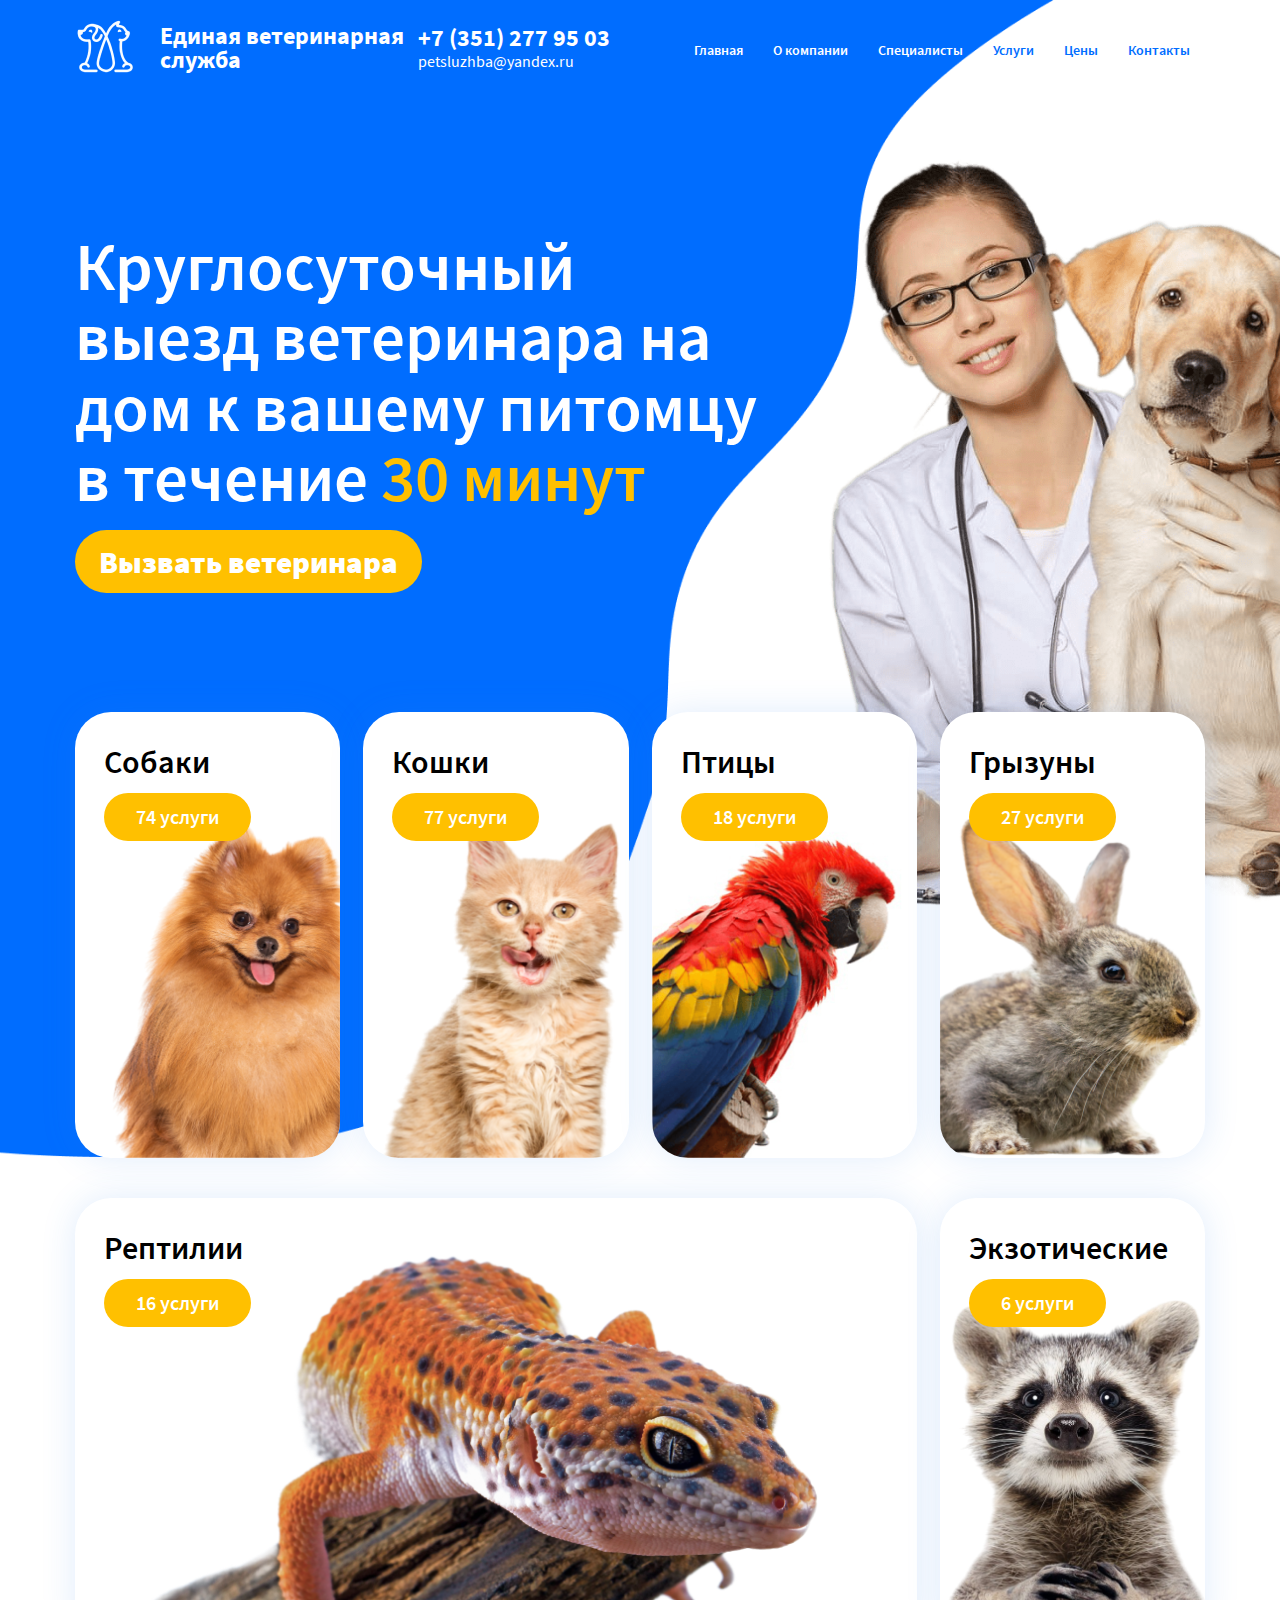
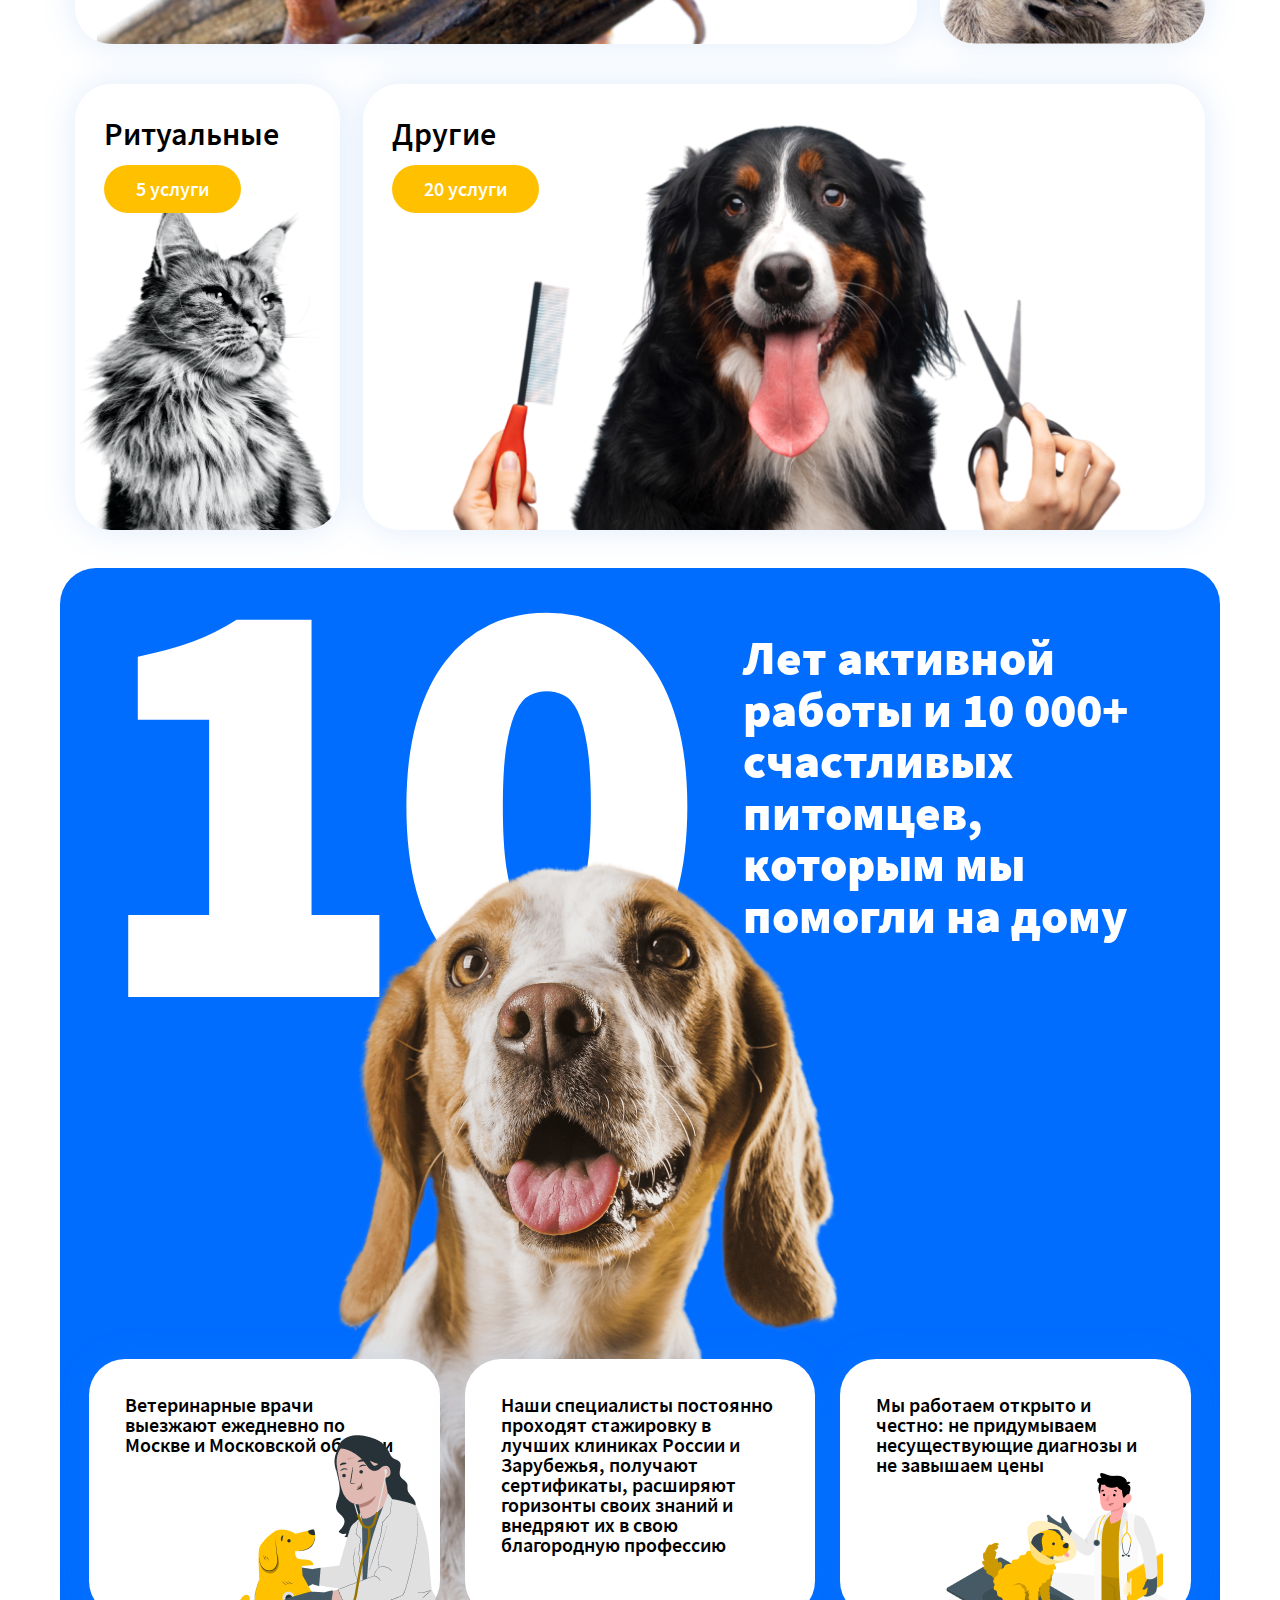
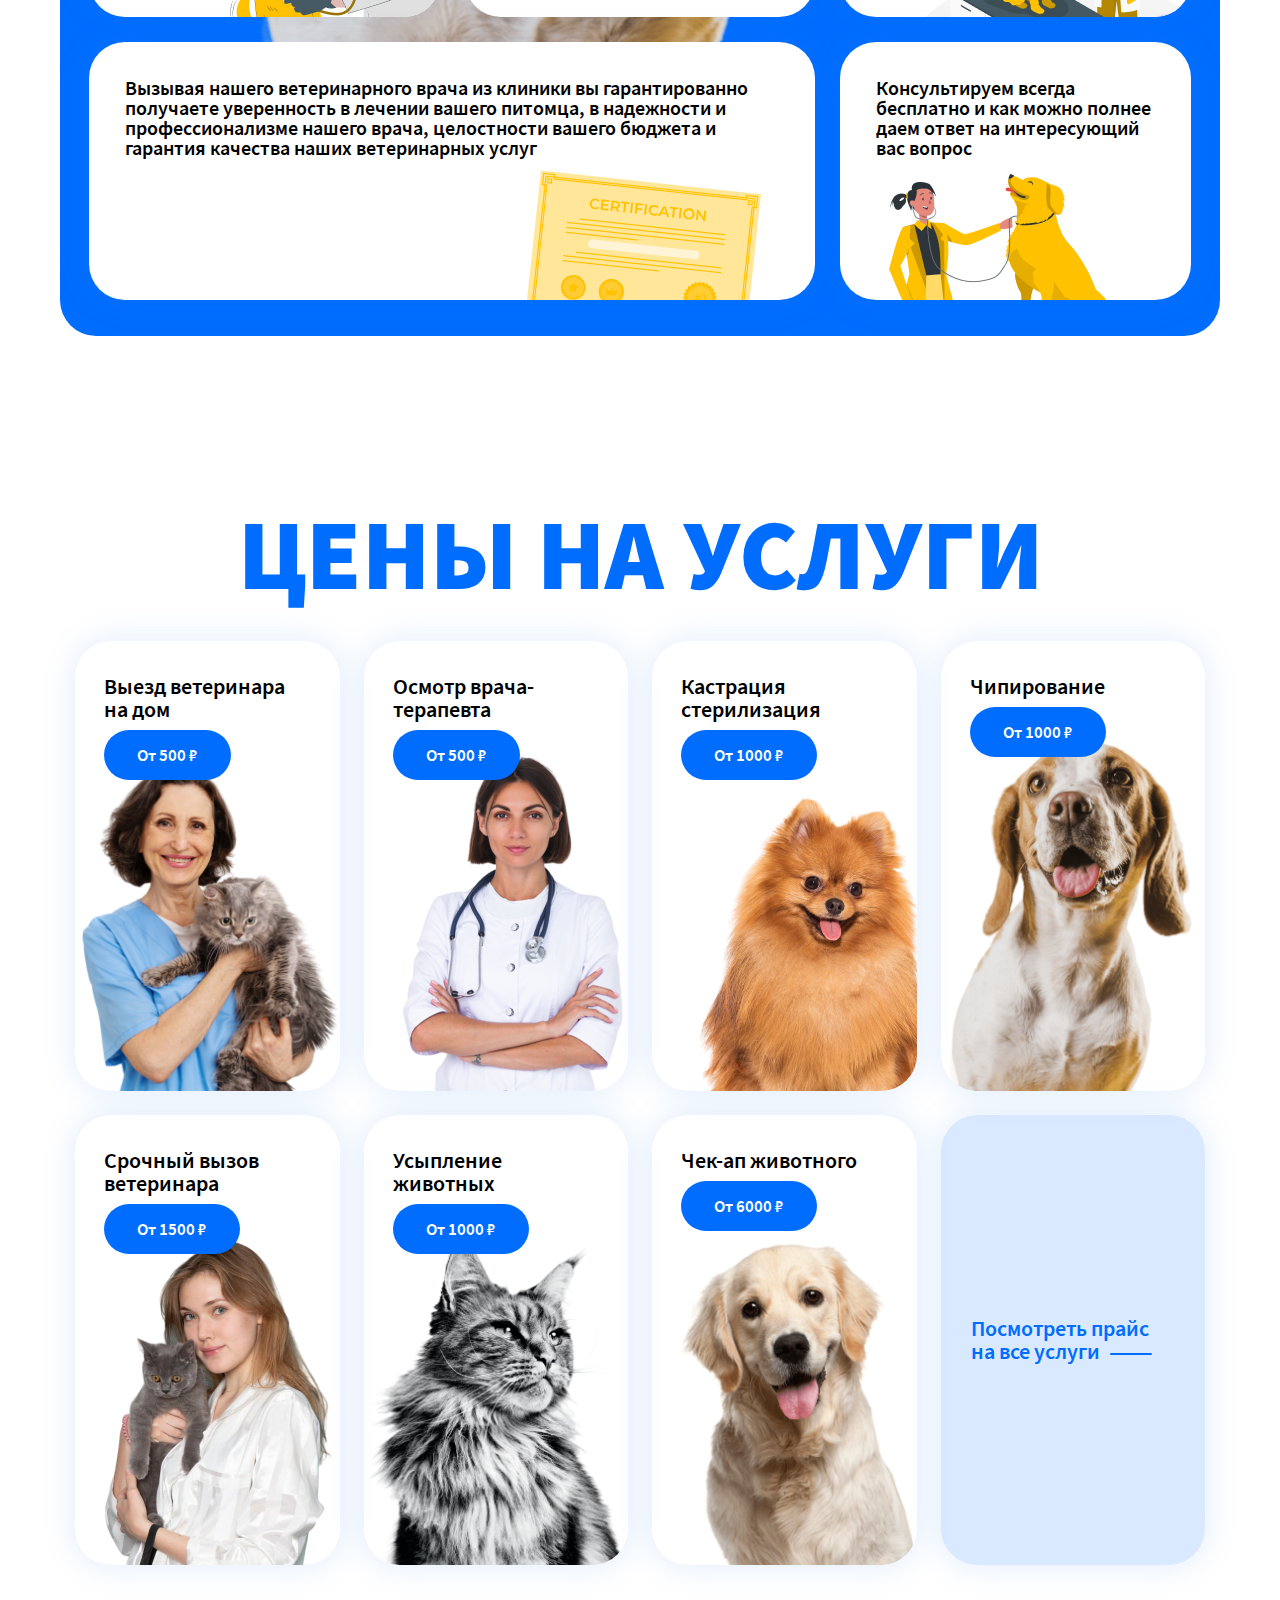
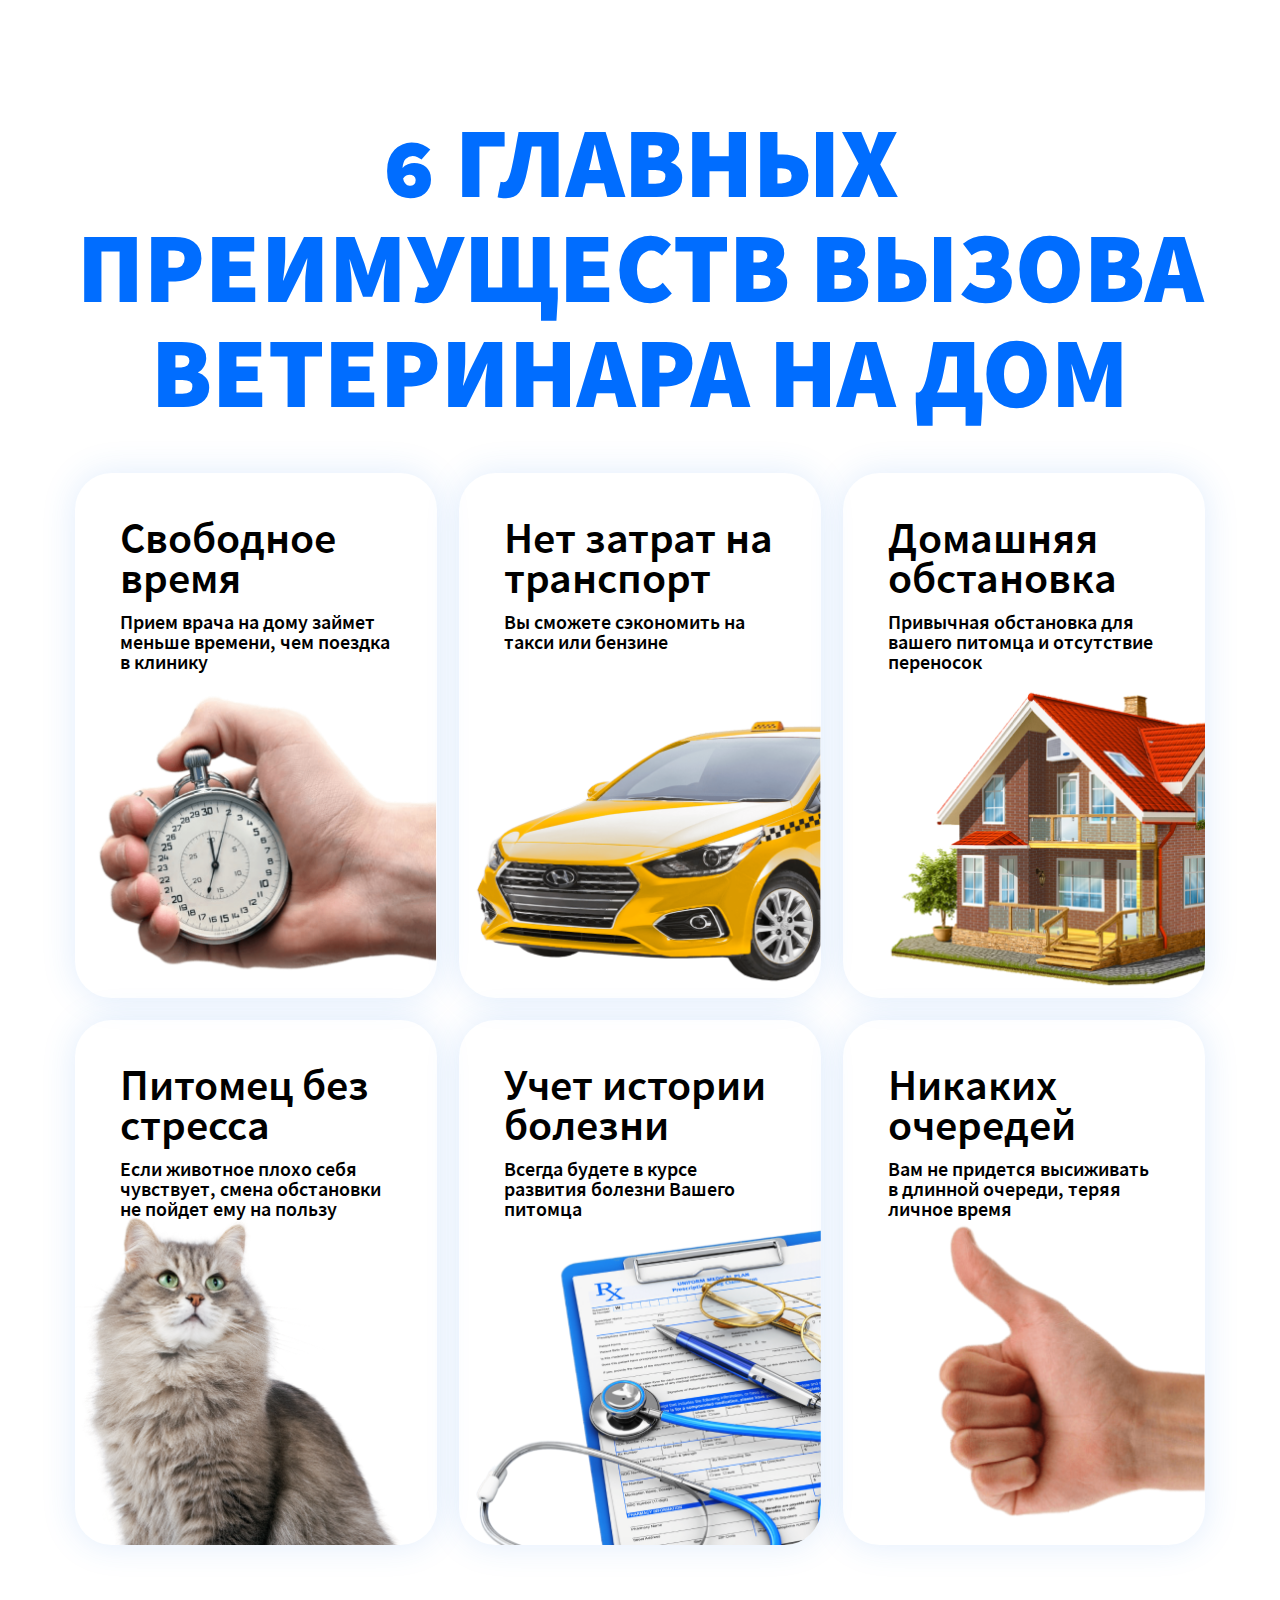
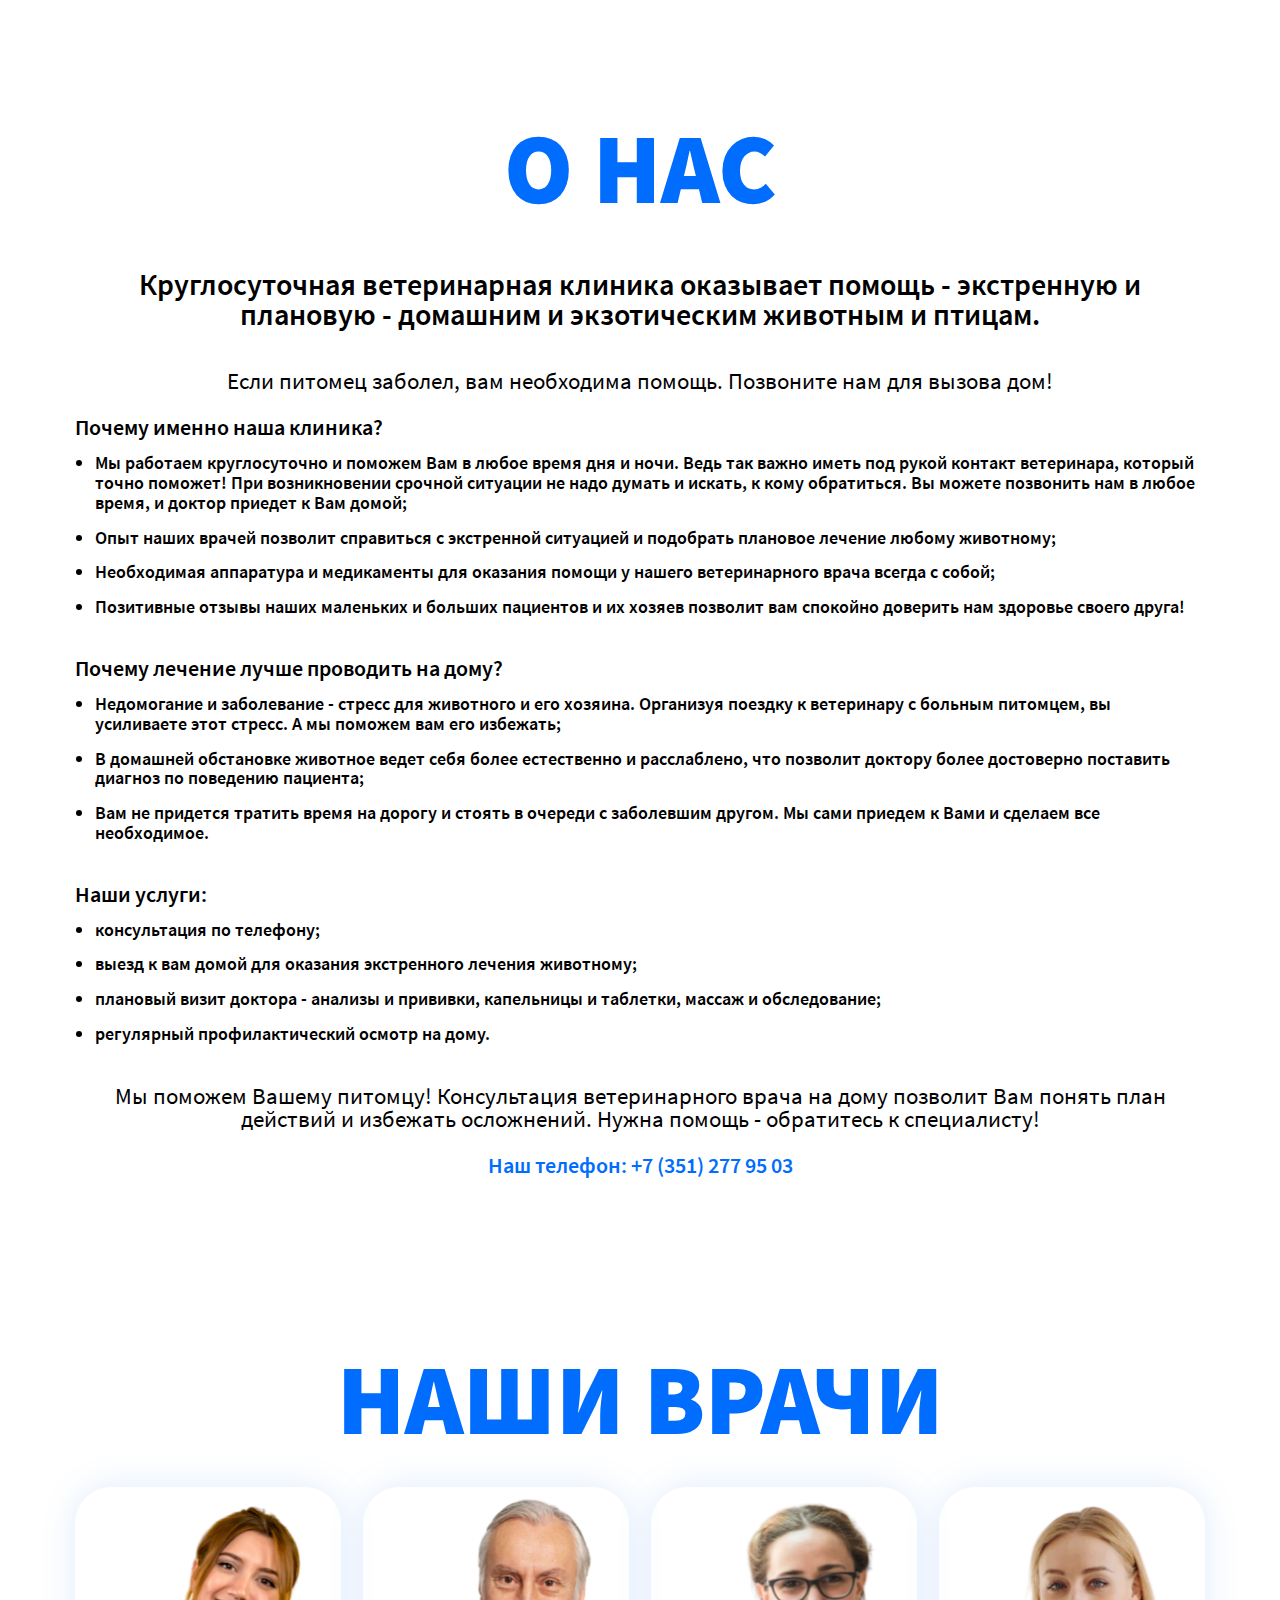
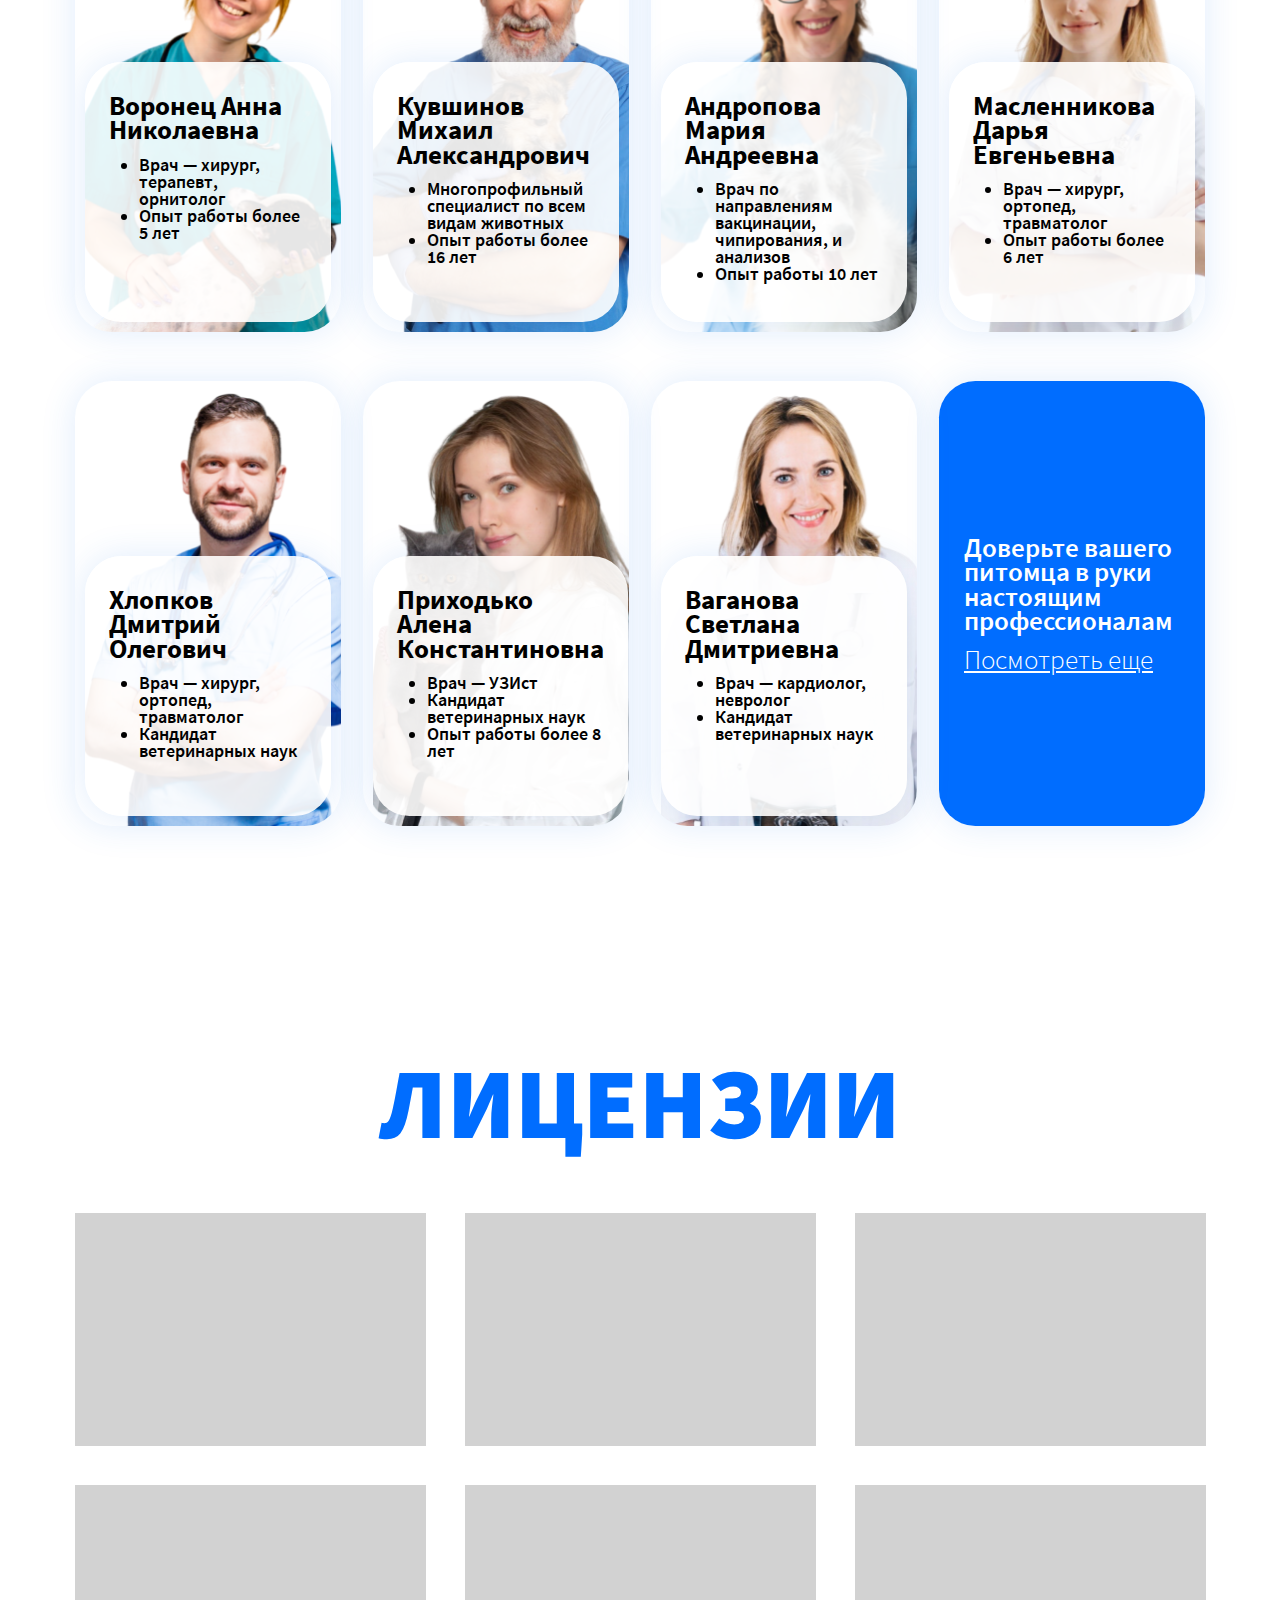
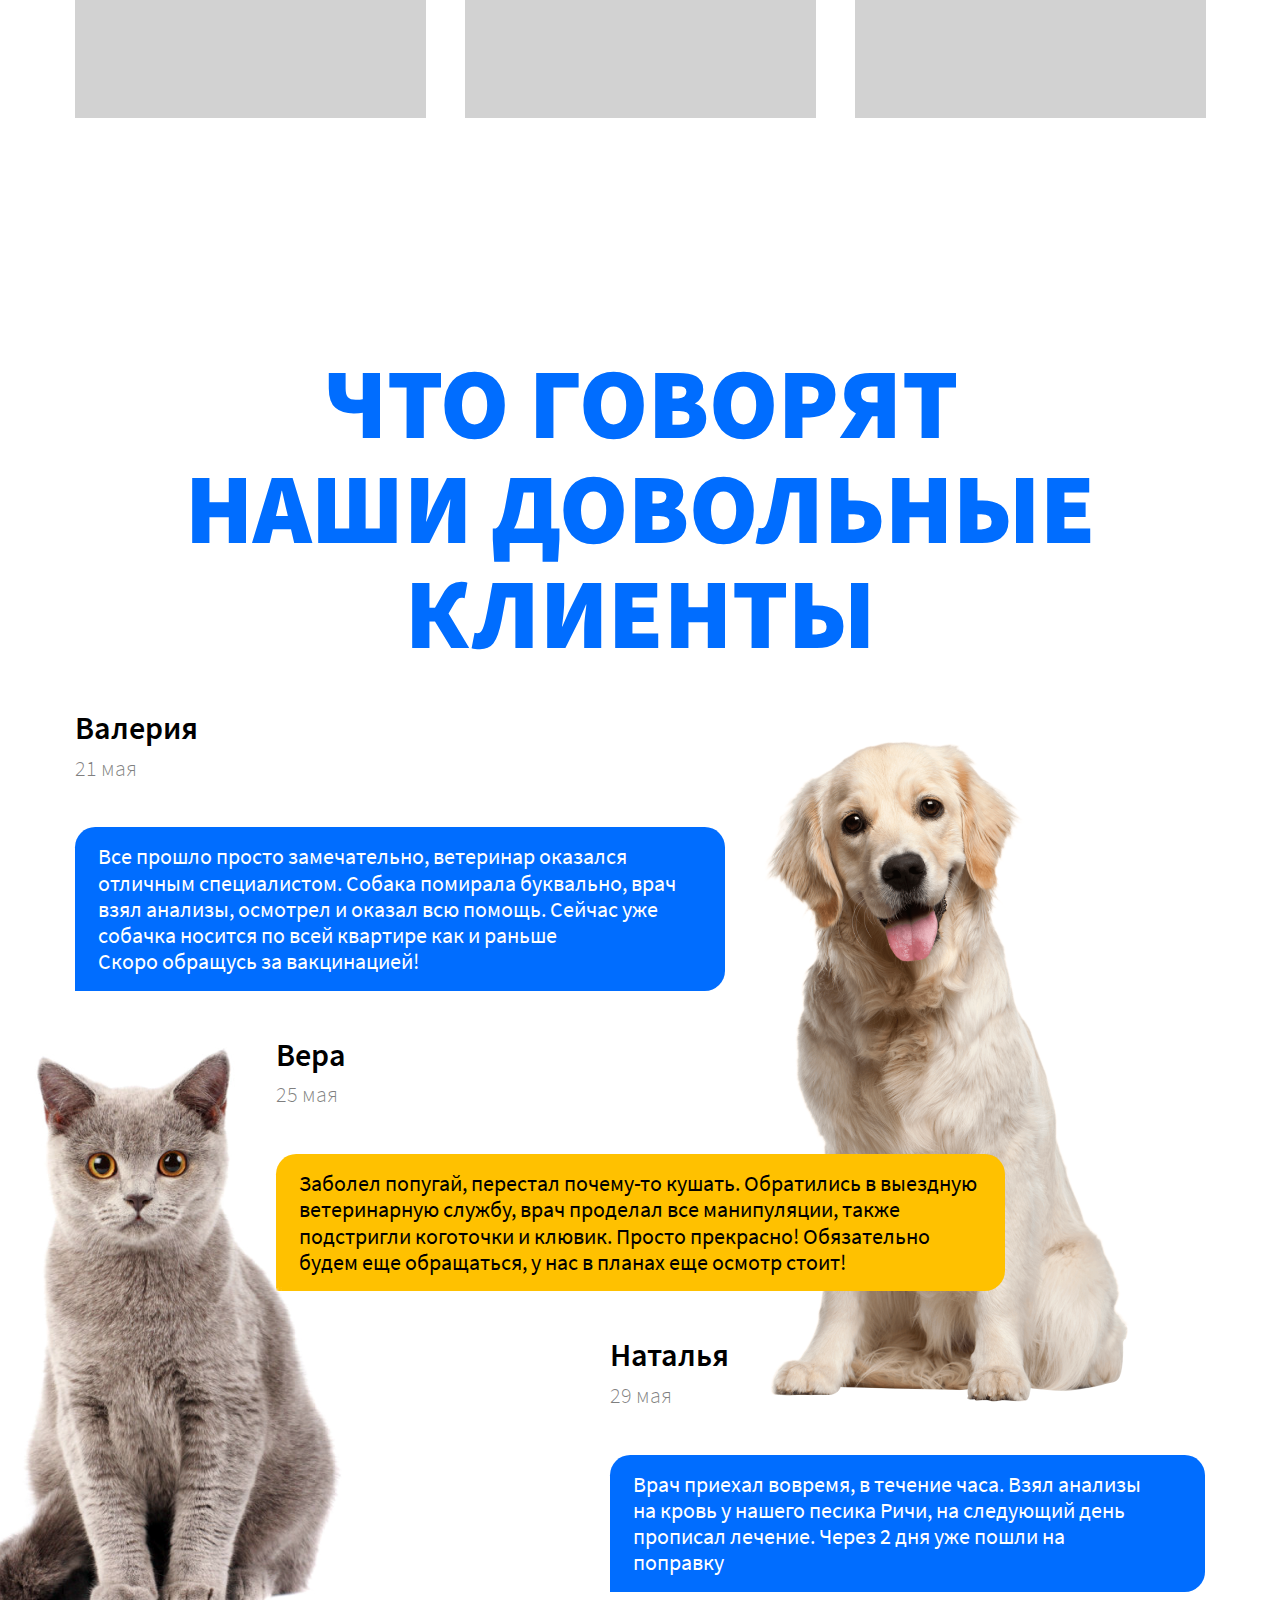
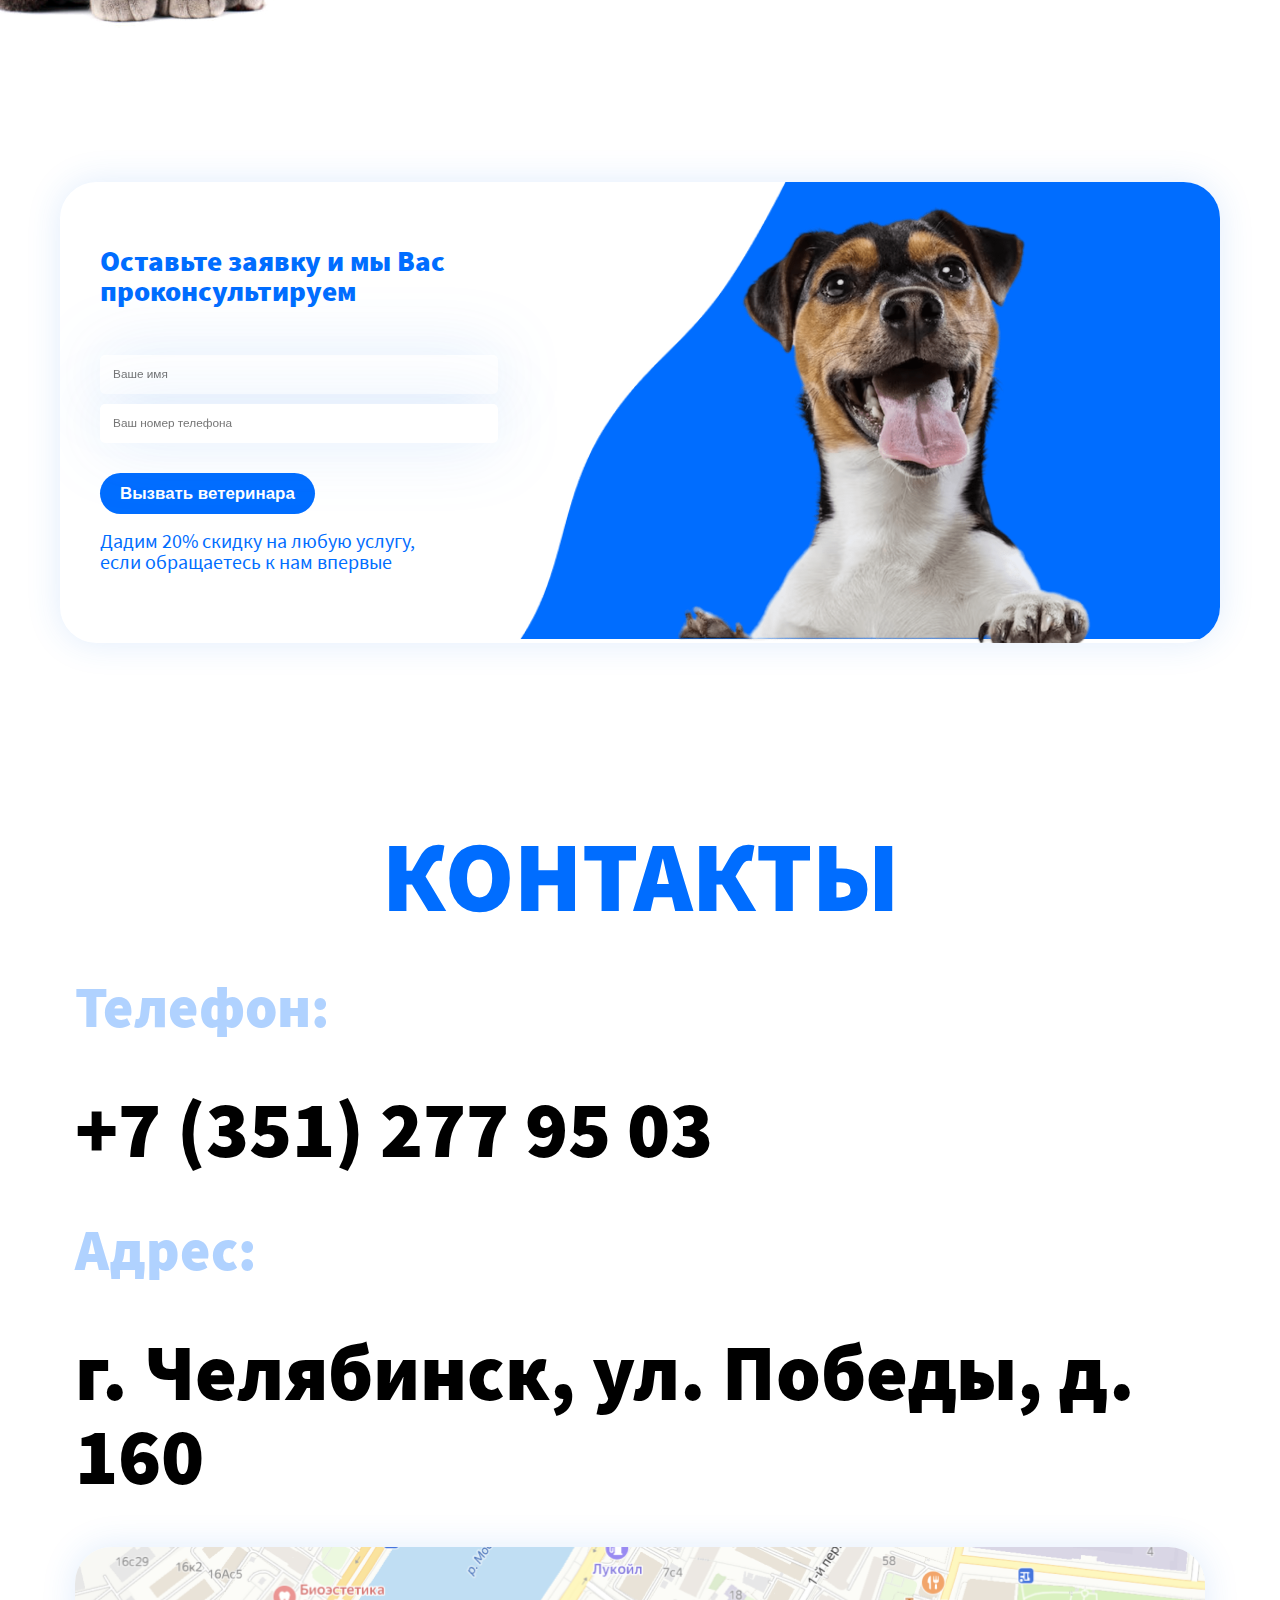
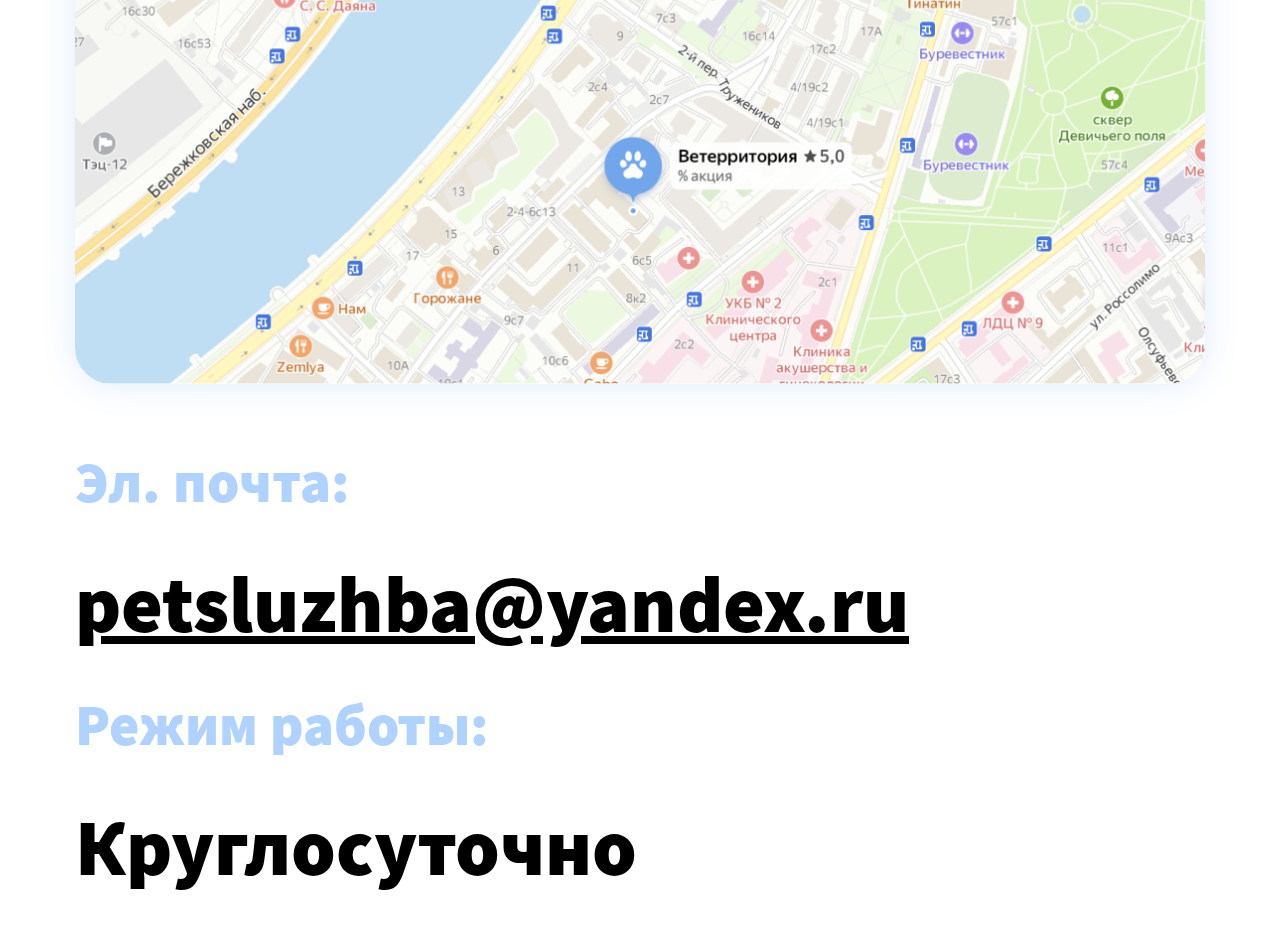
<file: index.html>
<!DOCTYPE html>
<html lang="ru">
<head>
  <meta charset="UTF-8">
  <meta http-equiv="X-UA-Compatible" content="IE=edge">
  <meta name="viewport" content="width=device-width, initial-scale=1.0">
  <title>Единая ветеринарная служба</title>
  <link rel="stylesheet" href="css/reset.css">
  <link rel="stylesheet" href="css/style.css">
</head>
<body>

  <header class="header">
    <div class="container">
      <div class="header__inner">
      
    
        <a class="logo" href="index.html">
          <img class="logo__img" src="./img/logo.png" alt="logo">
          <span class="logo__text" >Единая ветеринарная служба</span>
        </a>

        <div class="header__info">
          <a class="header__tel" href="tel:+73512779503">+7 (351) 277 95 03</a>
          <a class="header__mail" href="mailto:petsluzhba@yandex.ru">petsluzhba@yandex.ru</a>
        </div>

        <nav class="menu">
          <ul class="menu__list">
            <li class="menu__list-item">
              <a class="menu__list-link" href="index.html">Главная</a>
            </li>
            <li class="menu__list-item">
              <a class="menu__list-link" href="#about">О компании</a>
            </li>
            <li class="menu__list-item">
              <a class="menu__list-link" href="#doctors">Специалисты</a>
            </li>
            <li class="menu__list-item">
              <a class="menu__list-link menu__list-link--color" href="services.html">Услуги</a>
            </li>
            <li class="menu__list-item">
              <a class=" menu__list-link menu__list-link--color" href="#price">Цены</a>
            </li>
            <li class="menu__list-item">
              <a class="menu__list-link menu__list-link--color" href="#contacts">Контакты</a>
            </li>
          </ul>
        </nav>

        <nav class="header__nav">
          <div class="header__info header__info--mb">
            <a class="header__tel" href="tel:+73512779503">+7 (351) 277 95 03</a>
            <a class="header__mail" href="mailto:petsluzhba@yandex.ru">petsluzhba@yandex.ru</a>
          </div>
          <nav class="menu menu--mb">
            <ul class="menu__list">
              <li class="menu__list-item">
                <a class="menu__list-link" href="index.html">Главная</a>
              </li>
              <li class="menu__list-item">
                <a class="menu__list-link" href="#about">О компании</a>
              </li>
              <li class="menu__list-item">
                <a class="menu__list-link" href="#doctors">Специалисты</a>
              </li>
              <li class="menu__list-item">
                <a class="menu__list-link" href="services.html">Услуги</a>
              </li>
              <li class="menu__list-item">
                <a class=" menu__list-link" href="#price">Цены</a>
              </li>
              <li class="menu__list-item">
                <a class="menu__list-link" href="#contacts">Контакты</a>
              </li>
            </ul>
          </nav>
        </nav>
        <div class="menu-burger__header">
          <span></span>
        </div>
      </div>
      <picture>
        <source  media="(max-width: 700px)" srcset="./img/decor-mb.png">
        <img class="header__decor" src="./img/decor.png" alt="image">
      </picture>
      </div>
    </div>
  </header>

  <section class="top">
    <div class="container">
      <h1 class="top__title">Круглосуточный выезд ветеринара на дом к вашему питомцу в течение <span>30 минут</span></h1>
      <img class="top__img" src="./img/top-img.png" alt="image">
      <a class="top__btn button" href="">Вызвать ветеринара</a>
    </div>
  </section>

  <section class="services">
    <div class="container">
      <div class="services__items">

        <div class="services__item">
          <h3 class="services__title">Собаки</h3>
          <a class="services__btn button" href="services-2.html">74 услуги</a>
          <img class="services__img services__img--dog" src="./img/animal/dog.png" alt="image">
        </div>

        <div class="services__item">
          <h3 class="services__title">Кошки</h3>
          <a class="services__btn button" href="services-2.html">77 услуги</a>
          <img class="services__img" src="./img/animal/cat.png" alt="image">
        </div>

        <div class="services__item">
          <h3 class="services__title">Птицы</h3>
          <a class="services__btn button" href="services-2.html">18 услуги</a>
          <img class="services__img" src="./img/animal/parrot.png" alt="image">
        </div>

        <div class="services__item">
          <h3 class="services__title">Грызуны</h3>
          <a class="services__btn button" href="services-2.html">27 услуги</a>
          <img class="services__img" src="./img/animal/rabbit.png" alt="image">
        </div>

        <div class="services__item services__item--long">
          <h3 class="services__title">Рептилии</h3>
          <a class="services__btn button" href="services-2.html">16 услуги</a>
          <picture>
            <source  media="(max-width: 900px)" srcset="./img/animal/leopard2.png">
            <img class="services__img services__img--rept" src="./img/animal/leopard.png" alt="image">
          </picture>
        </div>

        <div class="services__item">
          <h3 class="services__title">Экзотические</h3>
          <a class="services__btn button" href="services-2.html">6 услуги</a>
          <img class="services__img" src="./img/animal/yenot.png" alt="image">
        </div>
        
        <div class="services__item">
          <h3 class="services__title">Ритуальные</h3>
          <a class="services__btn button" href="services-2.html">5 услуги</a>
          <img class="services__img" src="./img/animal/mein-kun.png" alt="image">
        </div>

        <div class="services__item services__item--long2">
          <h3 class="services__title">Другие</h3>
          <a class="services__btn button" href="services-2.html">20 услуги</a>
          <picture>
            <source  media="(max-width: 900px)" srcset="./img/animal/beautiful2.png">
            <img class="services__img--long" src="./img/animal/beautiful.png" alt="image">
          </picture>
        </div>



        
      </div>
    </div>
  </section>

  <section class="intro">
    <div class="container intro__bg">
      <div class="intro__top">
        <h2 class="intro__title intro__title--big">10</h2>
        <h2 class="intro__title">Лет активной работы и 10 000+ счастливых питомцев, которым мы помогли на дому </h2> 
      </div>
      <div class="intro__items">
        <div class="intro__item">
          <p class="intro__item-text">Ветеринарные врачи выезжают ежедневно по Москве и Московской области</p>
          <img class="intro__item-img" src="./img/intro/1.png" alt="image">
        </div>
        <div class="intro__item">
          <p class="intro__item-text">Наши специалисты постоянно проходят стажировку в лучших клиниках России и Зарубежья, получают сертификаты, расширяют горизонты своих знаний и внедряют их в свою благородную профессию</p>
        </div>
        <div class="intro__item">
          <p class="intro__item-text">Мы работаем открыто и честно: не придумываем несуществующие диагнозы и не завышаем цены</p>
          <img class="intro__item-img" src="./img/intro/2.png" alt="image">
        </div>
        <div class="intro__item intro__item--long">
          <p class="intro__item-text intro__item-text--long">Вызывая нашего ветеринарного врача из клиники вы гарантированно получаете уверенность в лечении вашего питомца, в надежности и профессионализме нашего врача, целостности вашего бюджета и гарантия качества наших ветеринарных услуг</p>
          <img class="intro__item-img" src="./img/intro/3.png" alt="image">
        </div>
        <div class="intro__item intro__item--mb">
          <p class="intro__item-text">Консультируем всегда бесплатно и как можно полнее даем ответ на интересующий вас вопрос</p>
          <img class="intro__item-img" src="./img/intro/4.png" alt="image">
        </div>
      </div>
      <img class="intro__decor" src="./img/intro/dec.png" alt="image">
    </div>
  </section>

  <section class="price" id="price">
    <div class="container">
      <h2 class="price__title title">ЦЕНЫ НА УСЛУГИ</h2>
      <div class="price__items">
        <div class="price__item">
          <h4 class="price__item-title">Выезд ветеринара на дом</h4>
          <a class="price__btn button" href="">От 500 ₽</a>
          <img class="price__img" src="img/price/1.png" alt="image">
        </div>
        <div class="price__item">
          <h4 class="price__item-title">Осмотр врача-терапевта</h4>
          <a class="price__btn button" href="">От 500 ₽</a>
          <img class="price__img" src="img/price/2.png" alt="image">
        </div>
        <div class="price__item">
          <h4 class="price__item-title">Кастрация стерилизация</h4>
          <a class="price__btn button" href="">От 1000 ₽</a>
          <img class="price__img" src="img/price/3.png" alt="image">
        </div>
        <div class="price__item">
          <h4 class="price__item-title">Чипирование</h4>
          <a class="price__btn button" href="">От 1000 ₽</a>
          <img class="price__img" src="img/price/4.png" alt="image">
        </div>
        <div class="price__item">
          <h4 class="price__item-title">Срочный вызов ветеринара</h4>
          <a class="price__btn button" href="">От 1500 ₽</a>
          <img class="price__img" src="img/price/5.png" alt="image">
        </div>
        <div class="price__item">
          <h4 class="price__item-title">Усыпление животных</h4>
          <a class="price__btn button" href="">От 1000 ₽</a>
          <img class="price__img" src="img/animal/mein-kun.png" alt="image">
        </div>
        <div class="price__item">
          <h4 class="price__item-title">Чек-ап животного</h4>
          <a class="price__btn button" href="">От 6000 ₽</a>
          <img class="price__img" src="img/price/7.png" alt="image">
        </div>
        <a href="" class="price__item--next">
          <p class="price__item-text">Посмотреть прайс на все услуги</p>
        </a>
      </div>
    </div>
  </section>

  <section class="edge">
    <div class="container">
      <h2 class="edge__title title">6 главных</h2>
      <h2 class="edge__title--small title"> преимуществ вызова ветеринара на дом</h2>
      <div class="edge__items">
        <div class="edge__item">
          <h4 class="edge__item-title">Свободное время</h4>
          <p class="edge__item-text">Прием врача на дому займет меньше времени, чем поездка в клинику</p>
          <img class="edge__item-img" src="img/edge/1.png" alt="image">
        </div>
        <div class="edge__item">
          <h4 class="edge__item-title">Нет затрат на транспорт</h4>
          <p class="edge__item-text">Вы сможете сэкономить на такси или бензине</p>
          <img class="edge__item-img" src="img/edge/2.png" alt="image">
        </div>
        <div class="edge__item">
          <h4 class="edge__item-title">Домашняя обстановка</h4>
          <p class="edge__item-text">Привычная обстановка для вашего питомца и отсутствие переносок</p>
          <img class="edge__item-img" src="img/edge/3.png" alt="image">
        </div>
        <div class="edge__item">
          <h4 class="edge__item-title">Питомец без стресса</h4>
          <p class="edge__item-text">Если животное плохо себя чувствует, смена обстановки не пойдет ему на пользу</p>
          <img class="edge__item-img" src="img/edge/4.png" alt="image">
        </div>
        <div class="edge__item">
          <h4 class="edge__item-title">Учет истории болезни</h4>
          <p class="edge__item-text">Всегда будете в курсе развития болезни Вашего питомца</p>
          <img class="edge__item-img" src="img/edge/5.png" alt="image">
        </div>
        <div class="edge__item">
          <h4 class="edge__item-title">Никаких очередей</h4>
          <p class="edge__item-text">Вам не придется высиживать в длинной очереди, теряя личное время</p>
          <img class="edge__item-img" src="img/edge/6.png" alt="image">
        </div>
      </div>
    </div>
  </section>

  <section class="about" id="about">
    <div class="container">
      <h2 class="about__title title">О НАС</h2>
      <p class="about__subtitle">
        Круглосуточная ветеринарная клиника оказывает помощь - экстренную и плановую - домашним и экзотическим животным и птицам.
      </p>

      <p class="about__text">Если питомец заболел, вам необходима помощь. Позвоните нам для вызова дом!</p>


      <h5 class="about__title-list">Почему именно наша клиника?</h5>
      <ul class="about__list">
        <li class="about__list-item">
          Мы работаем круглосуточно и поможем Вам в любое время дня и ночи. Ведь так важно иметь под рукой контакт ветеринара, который точно поможет! При возникновении срочной ситуации не надо думать и искать, к кому обратиться. Вы можете позвонить нам в любое время, и доктор приедет к Вам домой;
        </li>
        <li class="about__list-item">
          Опыт наших врачей позволит справиться с экстренной ситуацией и подобрать плановое лечение любому животному;
        </li>
        <li class="about__list-item">
          Необходимая аппаратура и медикаменты для оказания помощи у нашего ветеринарного врача всегда с собой;
        </li>
        <li class="about__list-item">
          Позитивные отзывы наших маленьких и больших пациентов и их хозяев позволит вам спокойно доверить нам здоровье своего друга!
        </li>
      </ul>

      <h5 class="about__title-list">Почему лечение лучше проводить на дому?</h5>
      <ul class="about__list">
        <li class="about__list-item">
          Недомогание и заболевание - стресс для животного и его хозяина. Организуя поездку к ветеринару с больным питомцем, вы усиливаете этот стресс. А мы поможем вам его избежать;
        </li>
        <li class="about__list-item">
          В домашней обстановке животное ведет себя более естественно и расслаблено, что позволит доктору более достоверно поставить диагноз по поведению пациента;
        </li>
        <li class="about__list-item">
          Вам не придется тратить время на дорогу и стоять в очереди с заболевшим другом. Мы сами приедем к Вами и сделаем все необходимое. 
        </li>
      </ul>

      <h5 class="about__title-list">Наши услуги: </h5>
      <ul class="about__list">
        <li class="about__list-item">
          консультация по телефону;
        </li>
        <li class="about__list-item">
          выезд к вам домой для оказания экстренного лечения животному;
        </li>
        <li class="about__list-item">
          плановый визит доктора - анализы и прививки, капельницы и таблетки, массаж и обследование;
        </li>
        <li class="about__list-item">
          регулярный профилактический осмотр на дому.
        </li>
      </ul>

      <p class="about__text">Мы поможем Вашему питомцу! Консультация ветеринарного врача на дому позволит Вам понять план действий и избежать осложнений. Нужна помощь - обратитесь к специалисту!</p>

      <a class="about__link" href="tel:+73512779503">Наш телефон: +7 (351) 277 95 03</a>
    </div>

  </section>

  <section class="doctors" id="doctors">
    <div class="container">
      <h2 class="doctors__title title">Наши врачи</h2>
      <div class="doctors__items">

        <div class="doctors__item">
          <img class="doctors__item-img" src="img/doctors/1.png" alt="image">
          <div class="doctors__item-content">
            <h4 class="doctors__item-title">Воронец Анна Николаевна</h4>
            <ul class="doctors__list">
              <li class="doctors__list-item">Врач — хирург, терапевт, орнитолог</li>
              <li class="doctors__list-item">Опыт работы более 5 лет</li>
            </ul>
          </div>
        </div>

        <div class="doctors__item">
          <img class="doctors__item-img" src="img/doctors/2.png" alt="image">
          <div class="doctors__item-content">
            <h4 class="doctors__item-title">Кувшинов Михаил Александрович</h4>
            <ul class="doctors__list">
              <li class="doctors__list-item">Многопрофильный специалист по всем видам животных</li>
              <li class="doctors__list-item">Опыт работы более 16 лет</li>
            </ul>
          </div>
        </div>

        <div class="doctors__item">
          <img class="doctors__item-img" src="img/doctors/3.png" alt="image">
          <div class="doctors__item-content">
            <h4 class="doctors__item-title">Андропова Мария Андреевна</h4>
            <ul class="doctors__list">
              <li class="doctors__list-item">Врач по направлениям вакцинации, чипирования, и анализов </li>
              <li class="doctors__list-item">Опыт работы 10 лет</li>
            </ul>
          </div>
        </div>

        <div class="doctors__item">
          <img class="doctors__item-img" src="img/doctors/4.png" alt="image">
          <div class="doctors__item-content">
            <h4 class="doctors__item-title">Масленникова Дарья Евгеньевна</h4>
            <ul class="doctors__list">
              <li class="doctors__list-item">Врач — хирург, ортопед, травматолог</li>
              <li class="doctors__list-item">Опыт работы более 6 лет</li>
            </ul>
          </div>
        </div>

        <div class="doctors__item">
          <img class="doctors__item-img" src="img/doctors/5.png" alt="image">
          <div class="doctors__item-content">
            <h4 class="doctors__item-title">Хлопков Дмитрий Олегович</h4>
            <ul class="doctors__list">
              <li class="doctors__list-item">Врач — хирург, ортопед, травматолог</li>
              <li class="doctors__list-item">Кандидат ветеринарных наук</li>
            </ul>
          </div>
        </div>

        <div class="doctors__item">
          <img class="doctors__item-img" src="img/doctors/6.png" alt="image">
          <div class="doctors__item-content">
            <h4 class="doctors__item-title">Приходько Алена Константиновна</h4>
            <ul class="doctors__list">
              <li class="doctors__list-item">Врач — УЗИст</li>
              <li class="doctors__list-item">Кандидат ветеринарных наук</li>
              <li class="doctors__list-item">Опыт работы более  8 лет</li>
            </ul>
          </div>
        </div>

        <div class="doctors__item">
          <img class="doctors__item-img" src="img/doctors/7.png" alt="image">
          <div class="doctors__item-content">
            <h4 class="doctors__item-title">Ваганова Светлана Дмитриевна</h4>
            <ul class="doctors__list">
              <li class="doctors__list-item">Врач — кардиолог, невролог</li>
              <li class="doctors__list-item">Кандидат ветеринарных наук</li>
            </ul>
          </div>
        </div>
        
        <div class="doctors__item--show">
          <p class="doctors__item-text">Доверьте вашего питомца в руки настоящим профессионалам</p>
          <a class="doctors__item-link" href="">Посмотреть еще</a>
        </div>

      </div>
    </div>
  </section>

  <section class="licenses">
    <div class="container">
      <h2 class="licenses__title title">ЛИЦЕНЗИИ</h2>
      <div class="licenses__items">
        <div class="licenses__item"></div>
        <div class="licenses__item"></div>
        <div class="licenses__item"></div>
        <div class="licenses__item"></div>
        <div class="licenses__item licenses__item--none"></div>
        <div class="licenses__item licenses__item--none"></div>
      </div>
    </div>
  </section>

  <section class="reviews">
    <div class="container">
      <h2 class="reviews__title title">ЧТО ГОВОРЯТ</h2>
      <h2 class="reviews__title--small title">наши довольные клиенты</h2>
      <div class="reviews__items">

        <img class="reviews__dog" src="img/rev/dog.png" alt="image">
        <img class="reviews__cat" src="img/rev/cat.png" alt="image">

        <div class="reviews__item">
          <div class="reviews__item-top">
            <h5 class="reviews__item-title">Валерия</h5>
            <p class="reviews__item-day">
              21 мая
            </p>
          </div>
          <p class="reviews__item-text reviews__item-text--1">Все прошло просто замечательно, ветеринар оказался отличным специалистом. Собака помирала буквально, врач взял анализы, осмотрел и оказал всю помощь. Сейчас уже собачка носится по всей квартире как и раньше<br> Скоро обращусь за вакцинацией!</p>
        </div>

        <div class="reviews__item reviews__item2">
          <div class="reviews__item-top">
            <h5 class="reviews__item-title">Вера</h5>
            <p class="reviews__item-day">
              25 мая
            </p>
          </div>
          <p class="reviews__item-text reviews__item-text--2">Заболел попугай, перестал почему-то кушать. Обратились в выездную ветеринарную службу, врач проделал все манипуляции, также подстригли коготочки и клювик. Просто прекрасно! Обязательно будем еще обращаться, у нас в планах еще осмотр стоит!</p>
        </div>

        <div class="reviews__item reviews__item3">
          <div class="reviews__item-top">
            <h5 class="reviews__item-title">Наталья</h5>
            <p class="reviews__item-day">
              29 мая
            </p>
          </div>
          <p class="reviews__item-text reviews__item-text--3">Врач приехал вовремя, в течение часа. Взял анализы на кровь у нашего песика Ричи, на следующий день прописал лечение. Через 2 дня уже пошли на поправку</p>
        </div>

      </div>
    </div>
  </section>

  <section class="consultation">
    <div class="container container__inner">
      <h3 class="consultation__title">
        Оставьте заявку и мы Вас<br> проконсультируем
      </h3>
      <form class="form">
        <input class="form__input" type="text" placeholder="Ваше имя">
        <input class="form__input" type="tel" placeholder="Ваш номер телефона">
        <button class="form__btn button" type="submit">Вызвать ветеринара</button>
      </form>
      <p class="consultation__text">Дадим 20% скидку на любую услугу,<br> если обращаетесь к нам впервые</p>
      <img class="consultation__img" src="./img/form.png" alt="image">
      <img class="consultation__img-2" src="./img/form-dog.png" alt="image">
    </div>
  </section>

  <section class="contacts" id="contacts">
    <div class="container">
      <h2 class="contacts__title title">КОНТАКТЫ</h2>
      <p class="contacts__top">Телефон:</p>
      <a class="contacts__bottom" href="tel:+73512779503" id="phone">+7 (351) 277 95 03</a>
      <p class="contacts__top">Адрес:</p>
      <p class="contacts__bottom">г. Челябинск, ул. Победы, д. 160</p>
      <img src="./img/map.png" alt="map" class="contacts__map">
      <p class="contacts__top">Эл. почта:</p>
      <a class="contacts__bottom contacts__bottom--under" href="mailto:petsluzhba@yandex.ru">petsluzhba@yandex.ru</a>
      <p class="contacts__top">Режим работы:</p>
      <p class="contacts__bottom">Круглосуточно</p>
    </div>
  </section>

  <script src="https://code.jquery.com/jquery-3.6.0.min.js"></script>
  <script src="./js/main.js"></script>

</body>
</html>
</file>
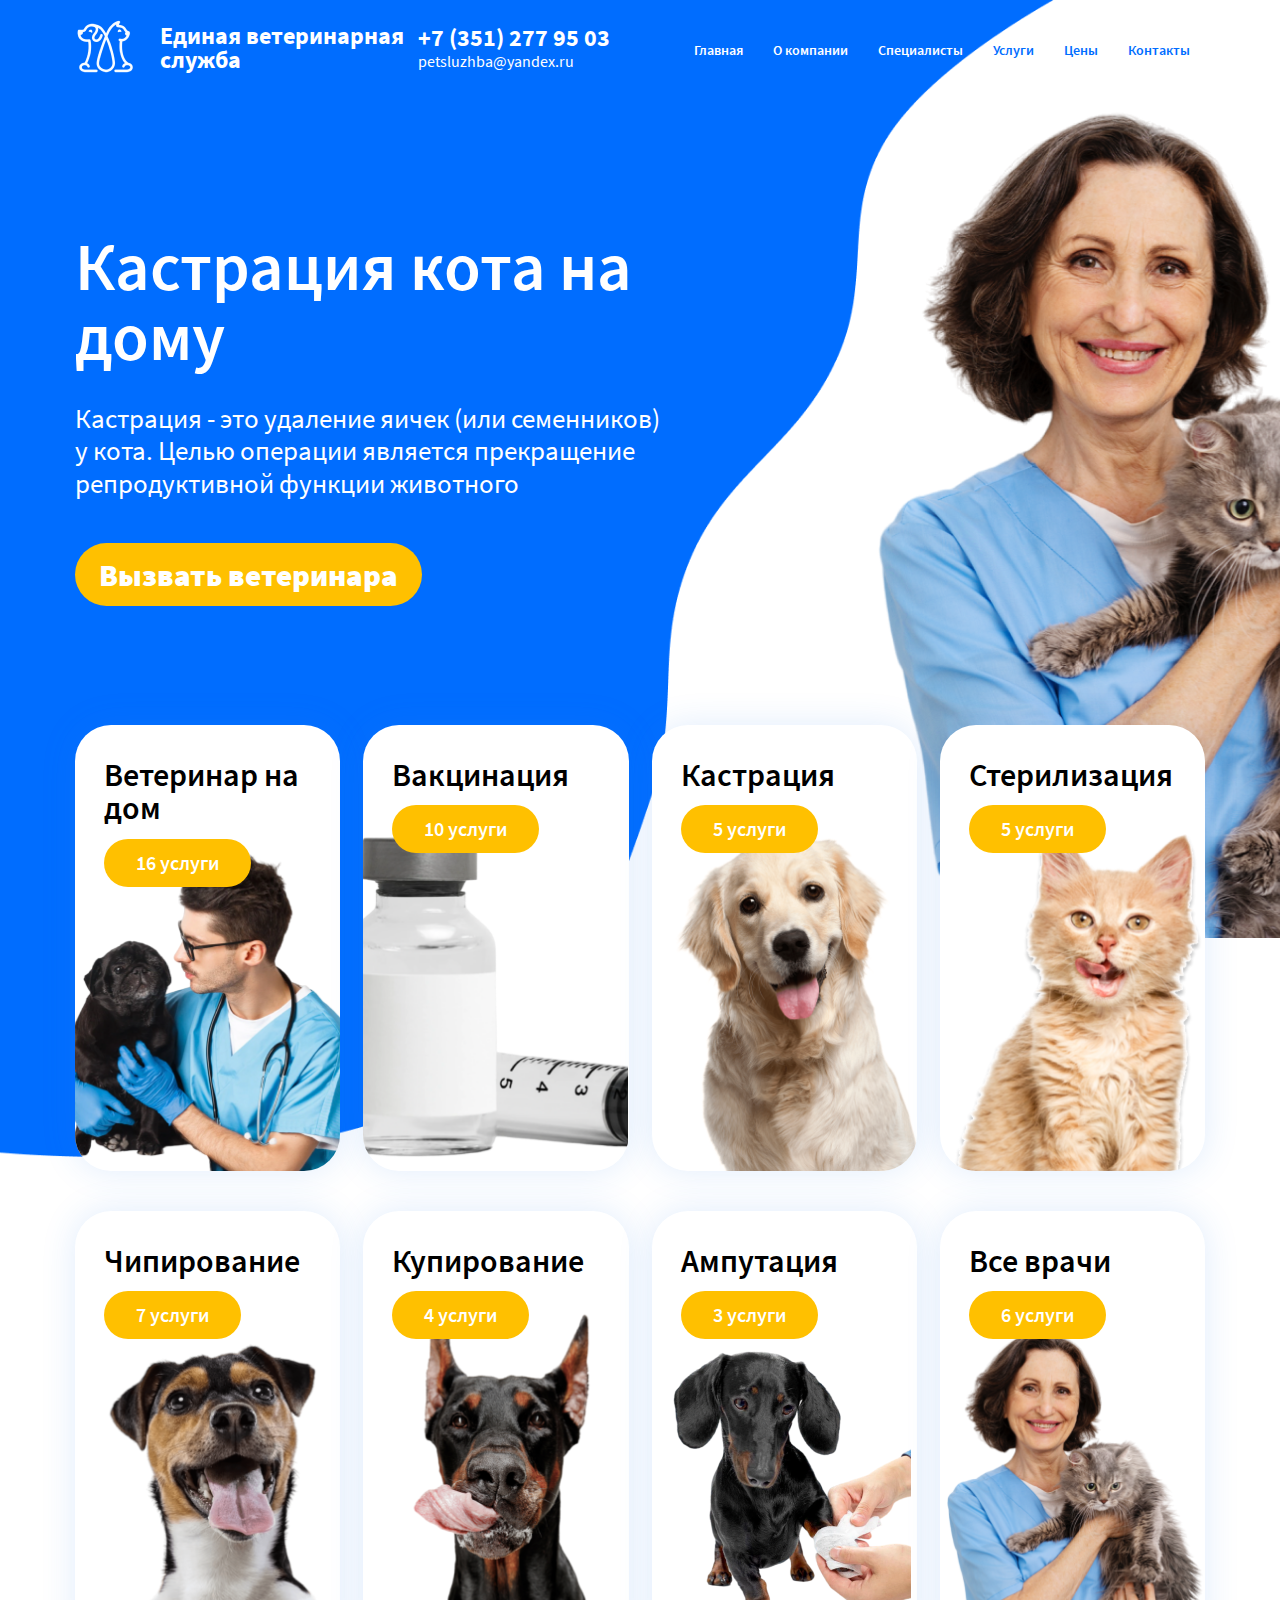
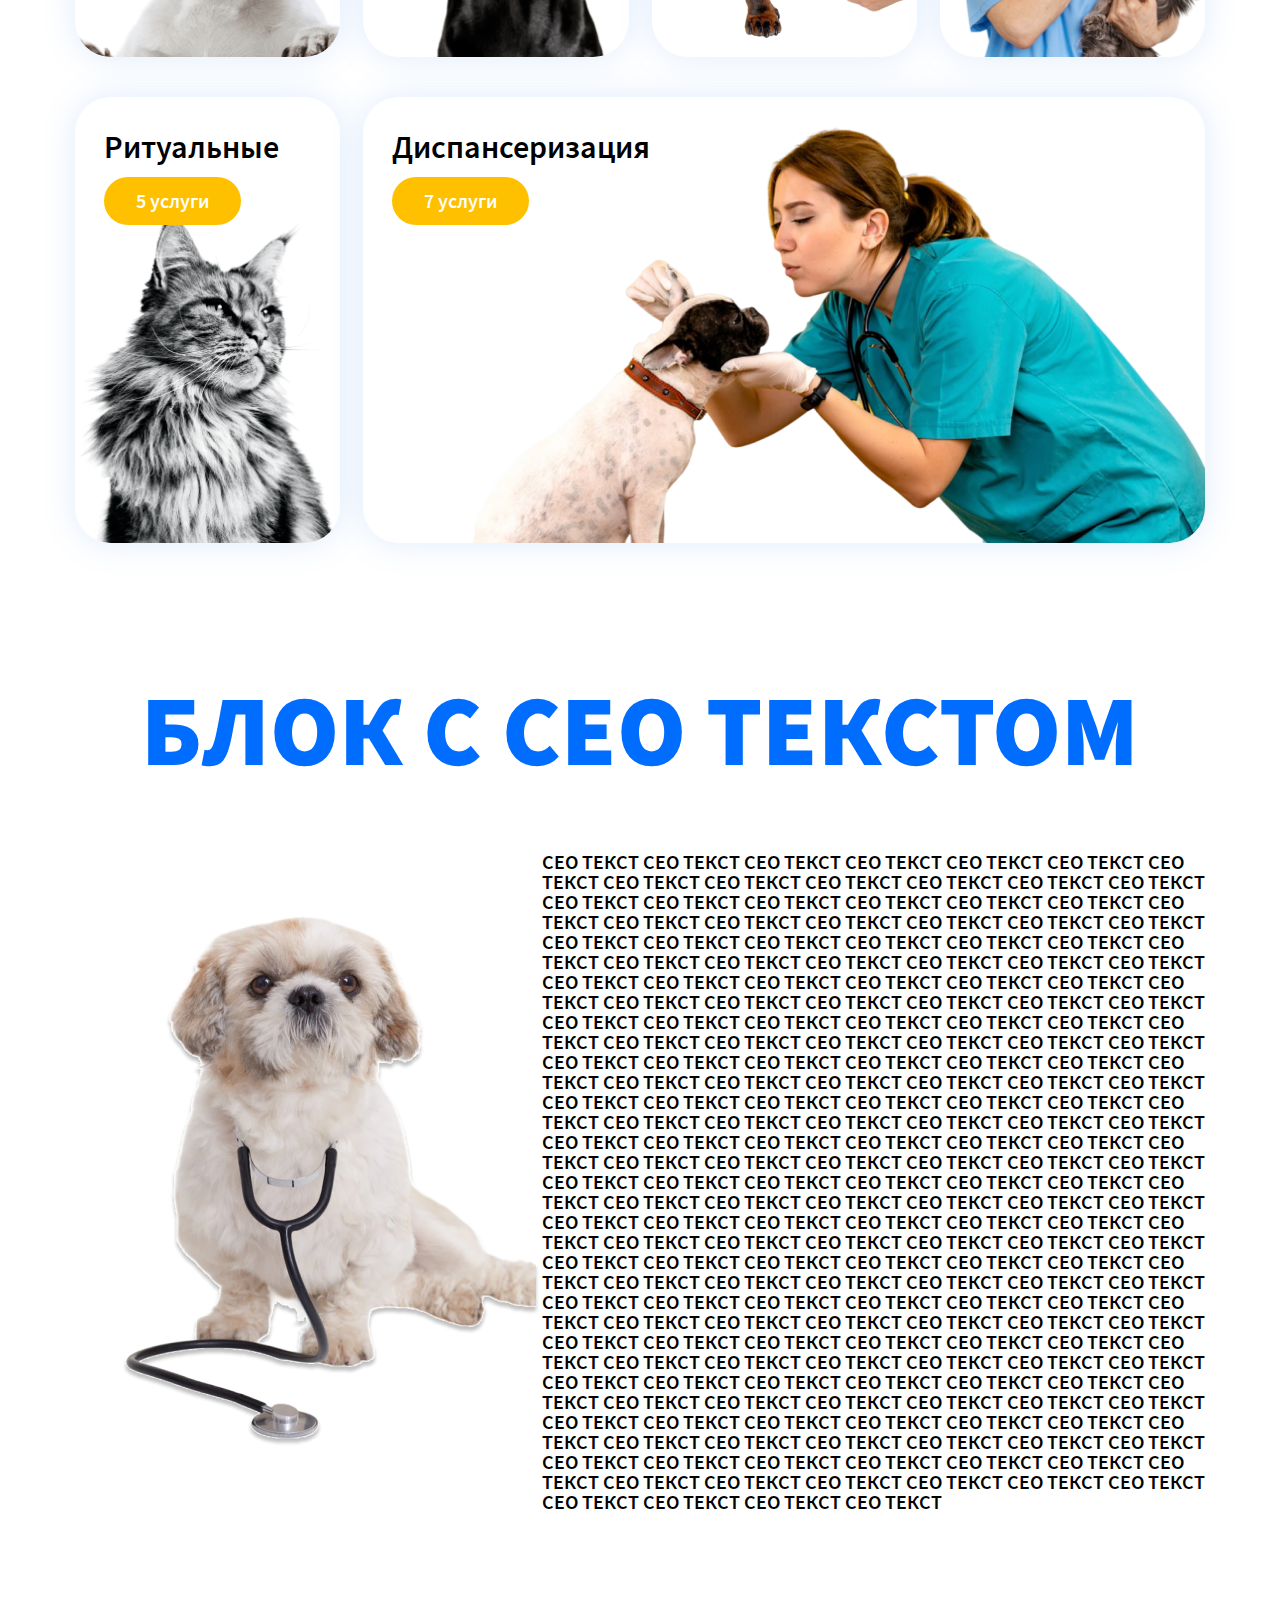
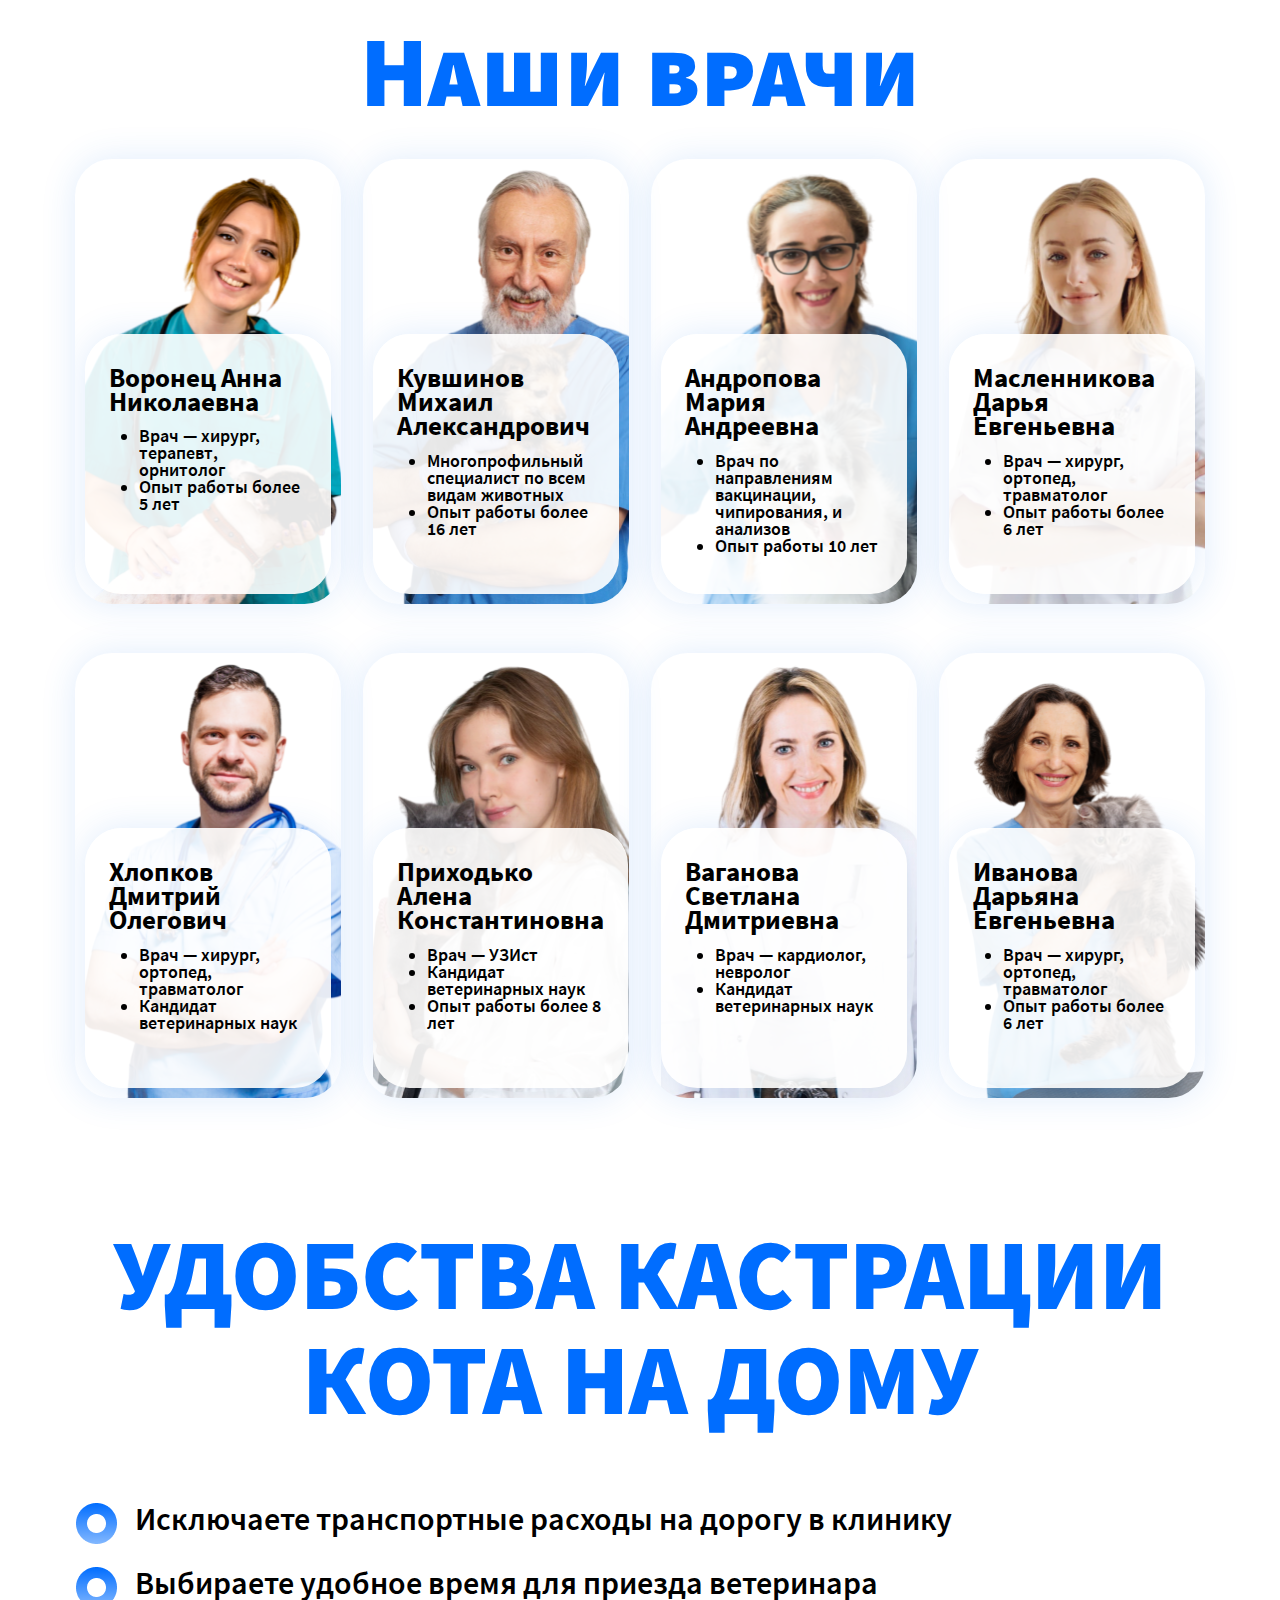
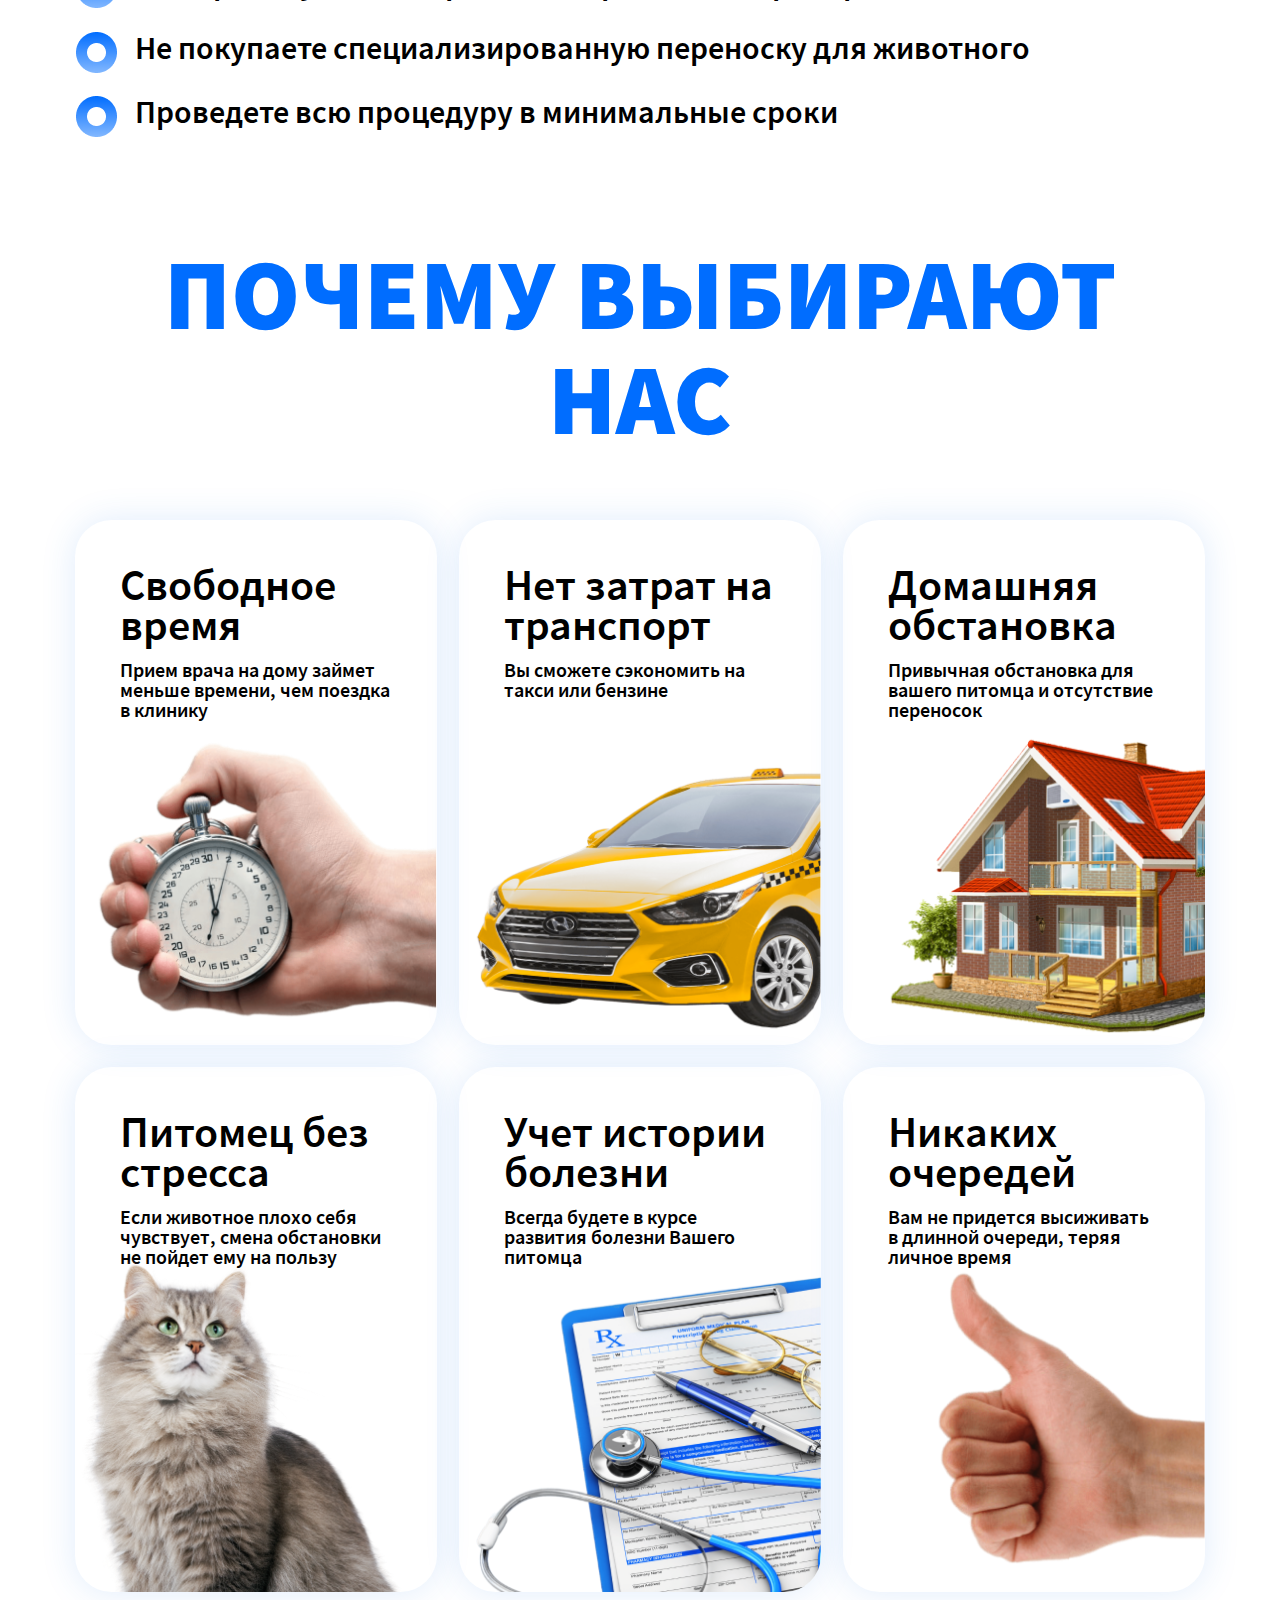
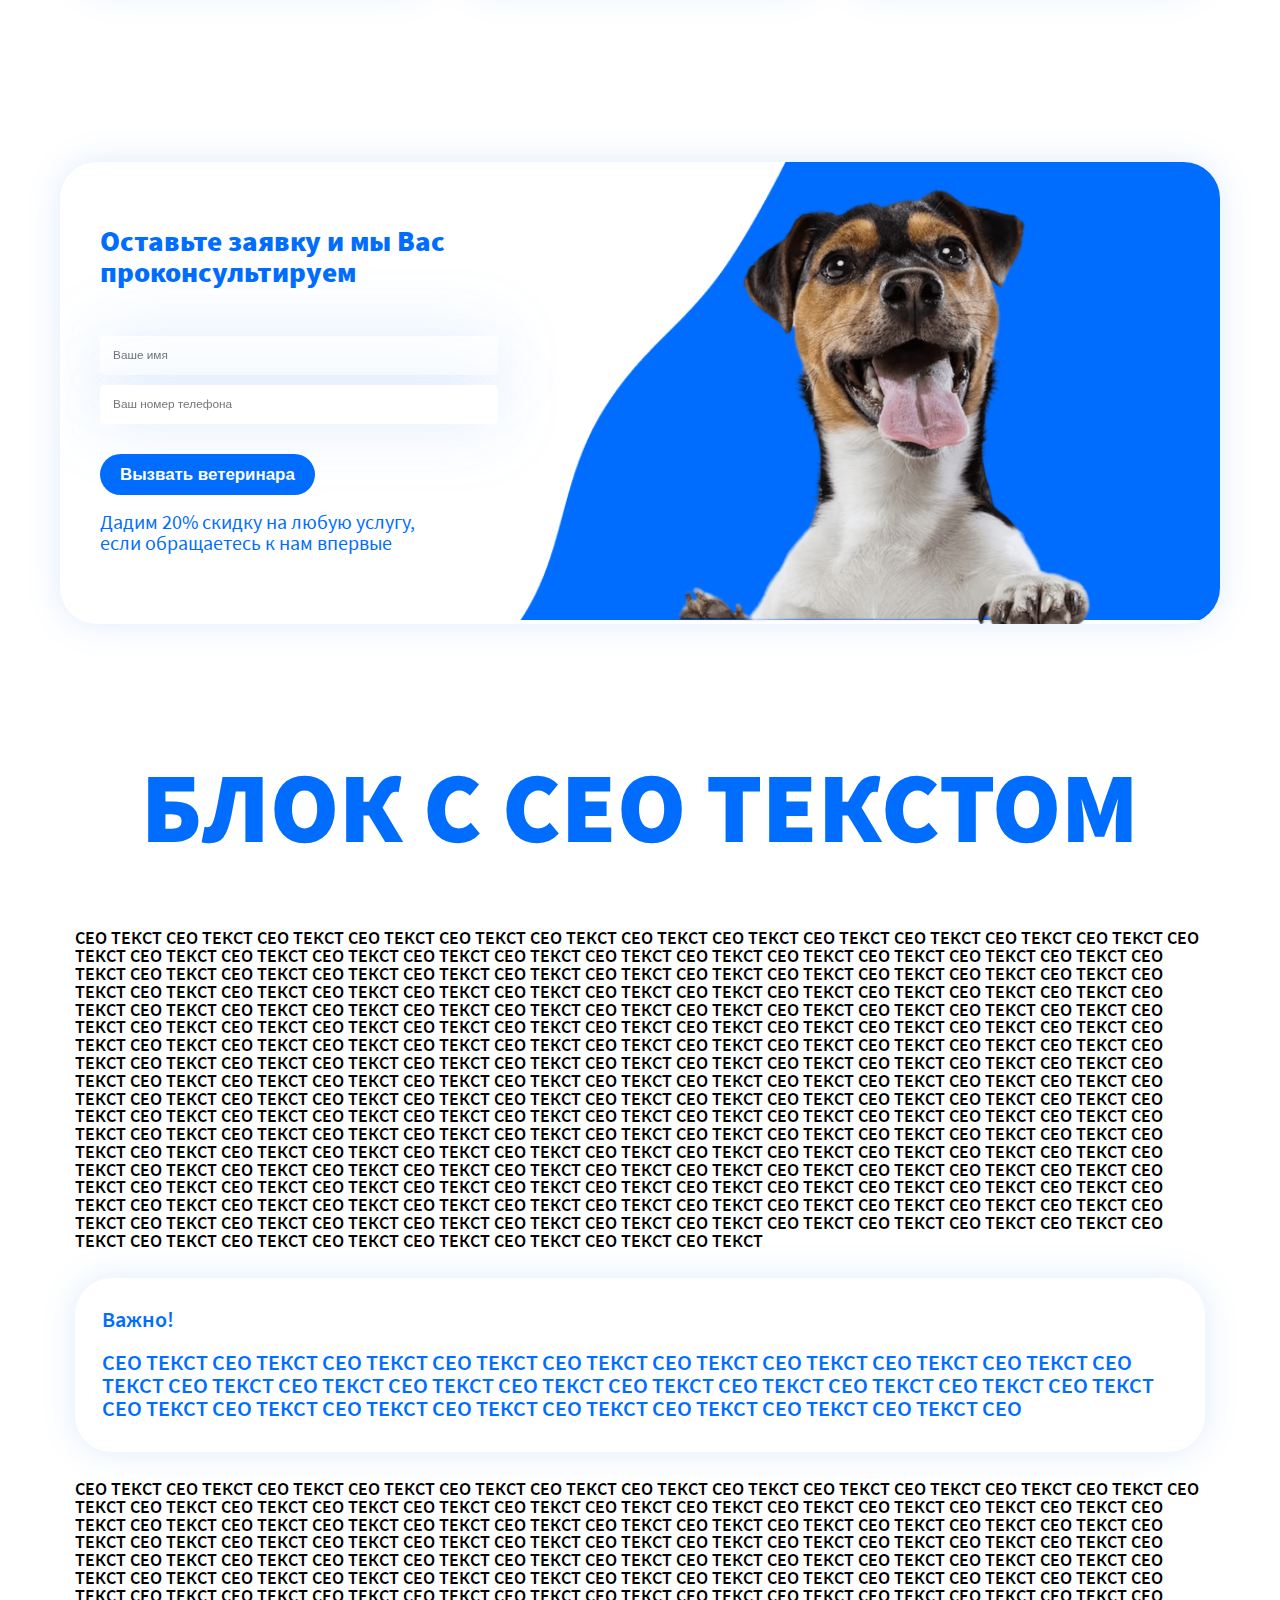
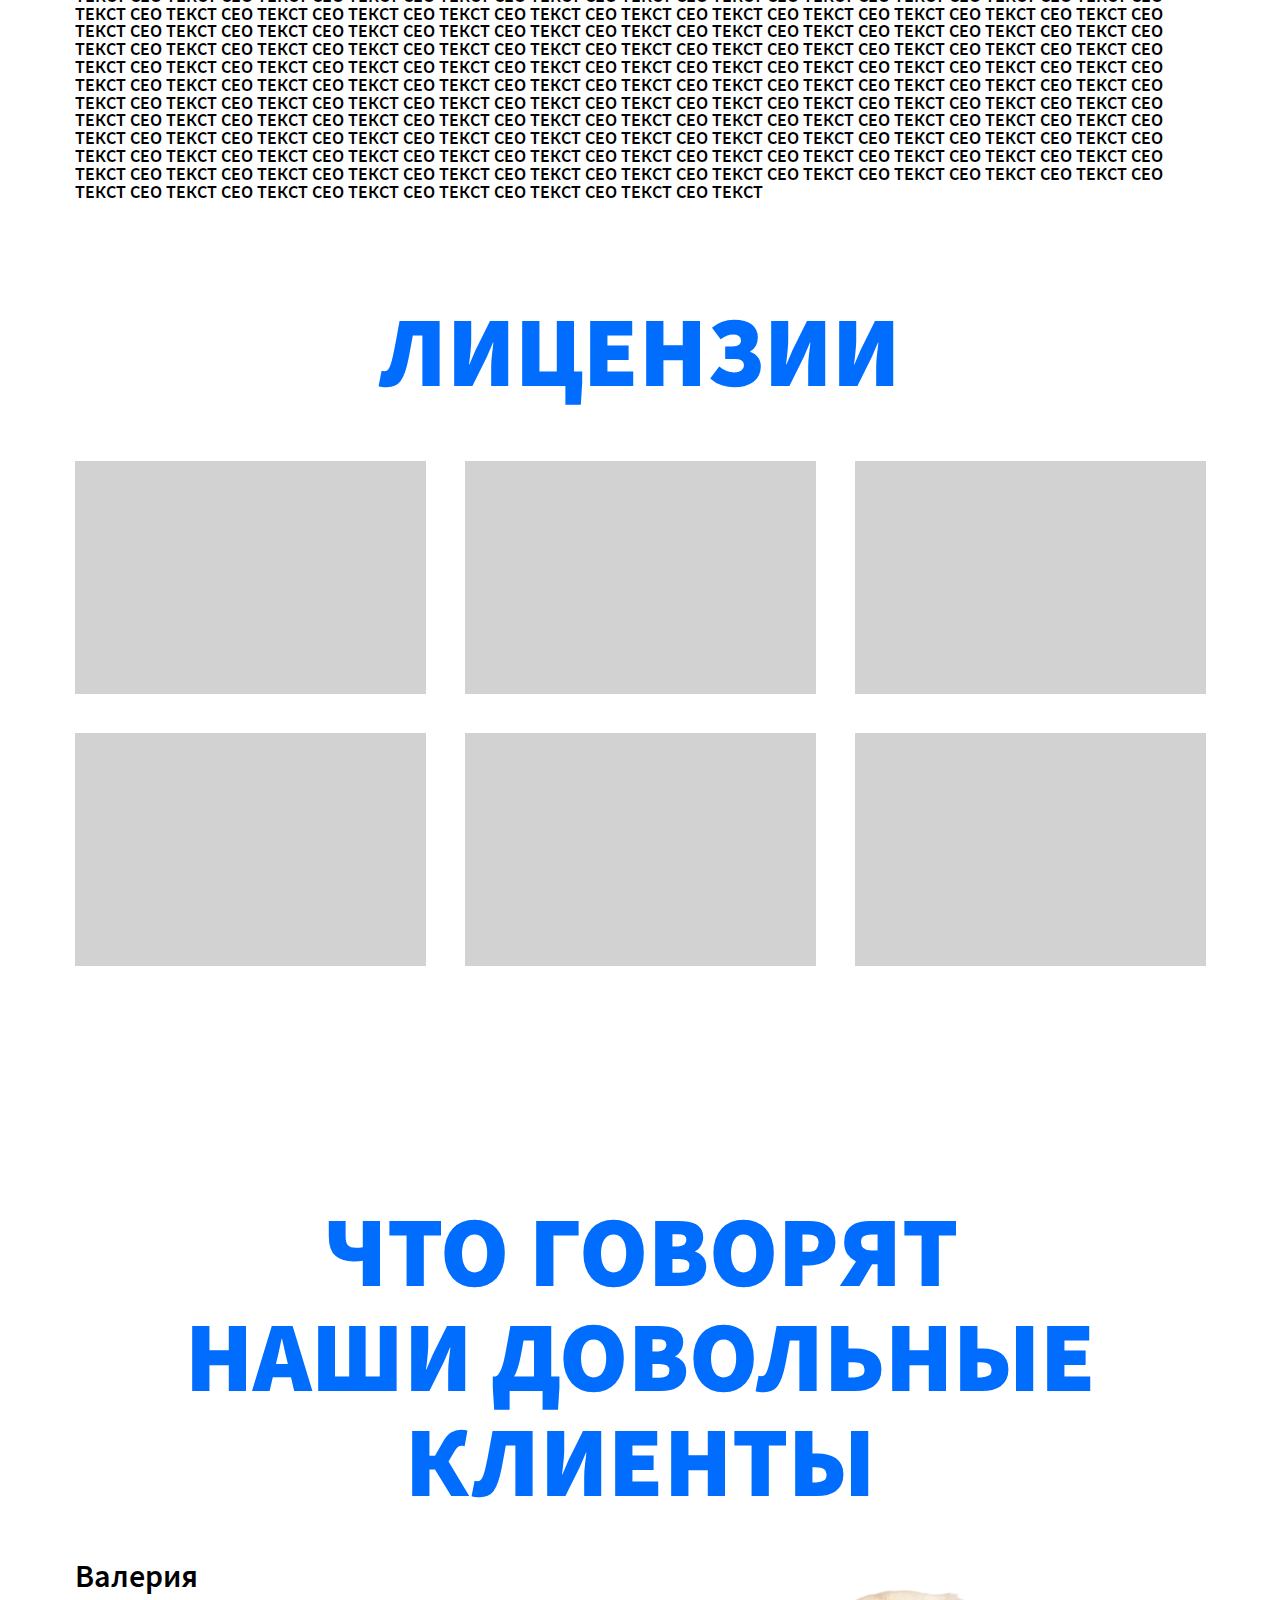
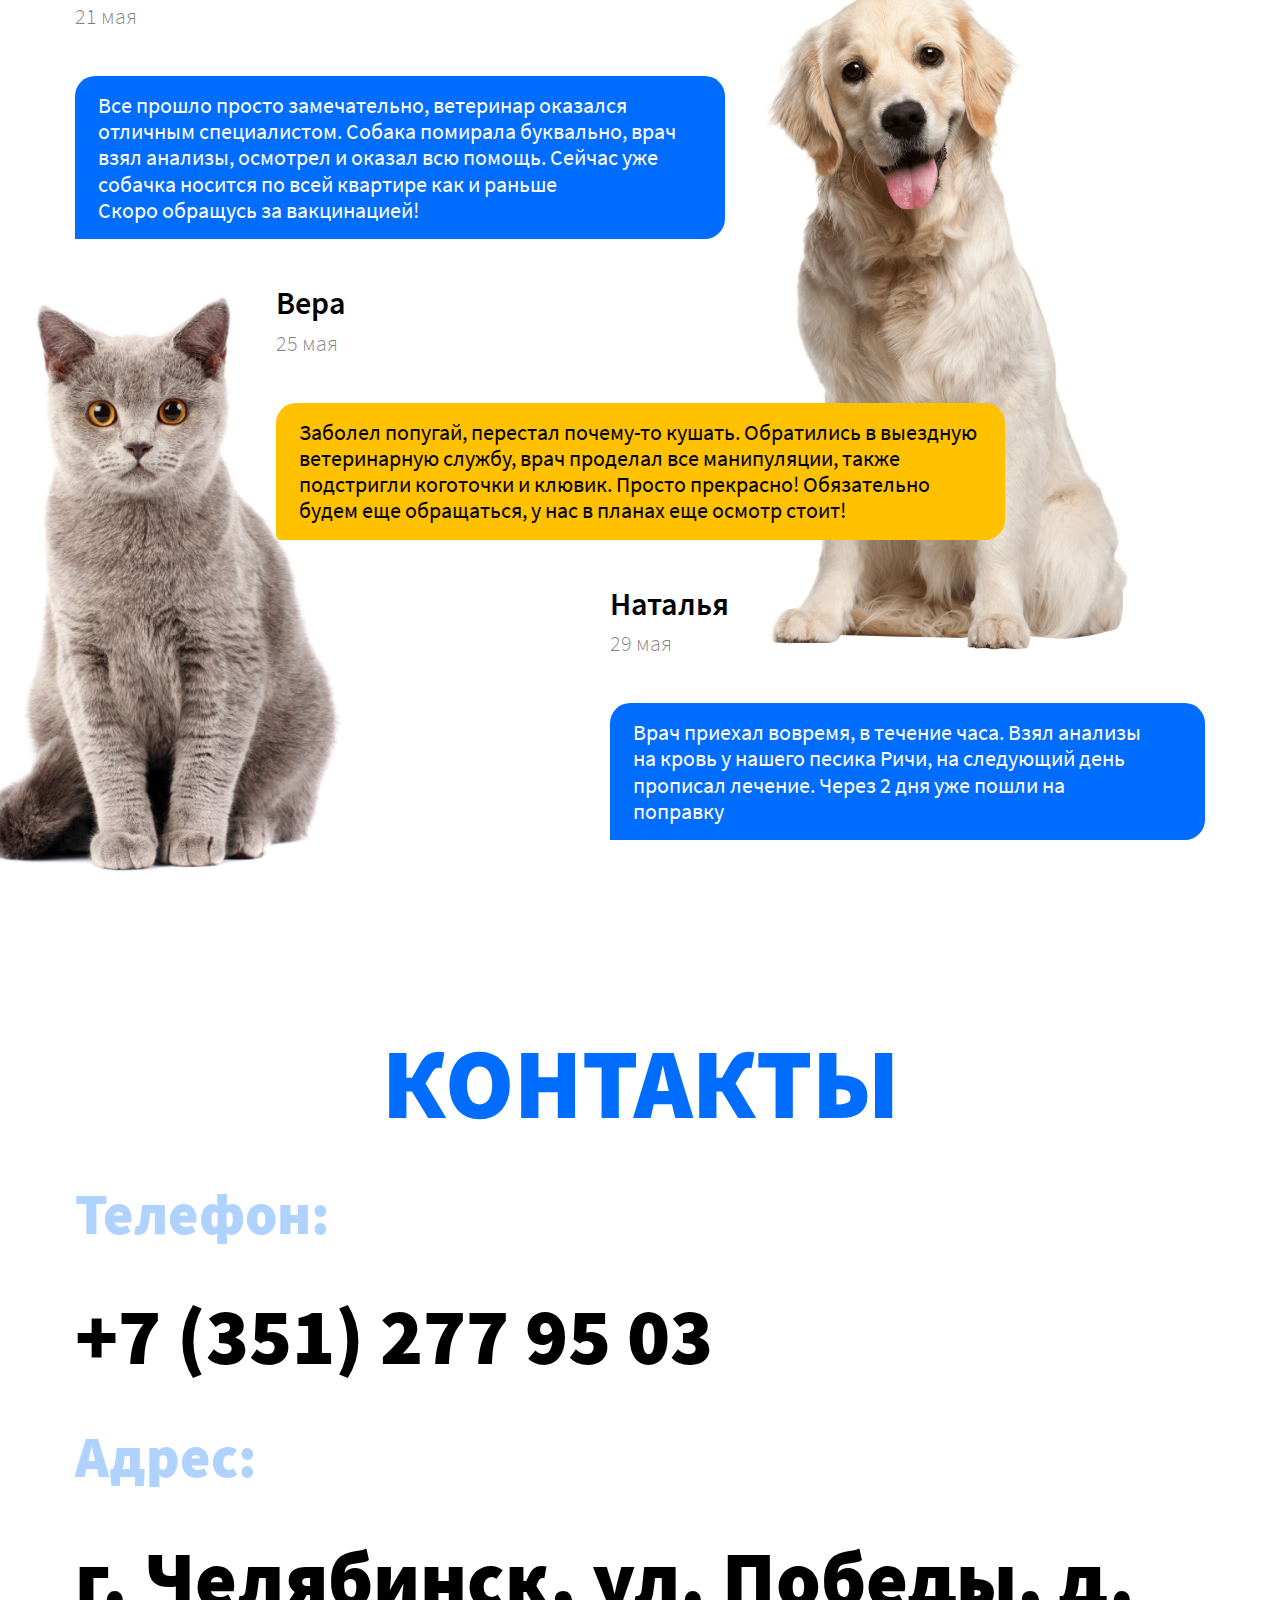
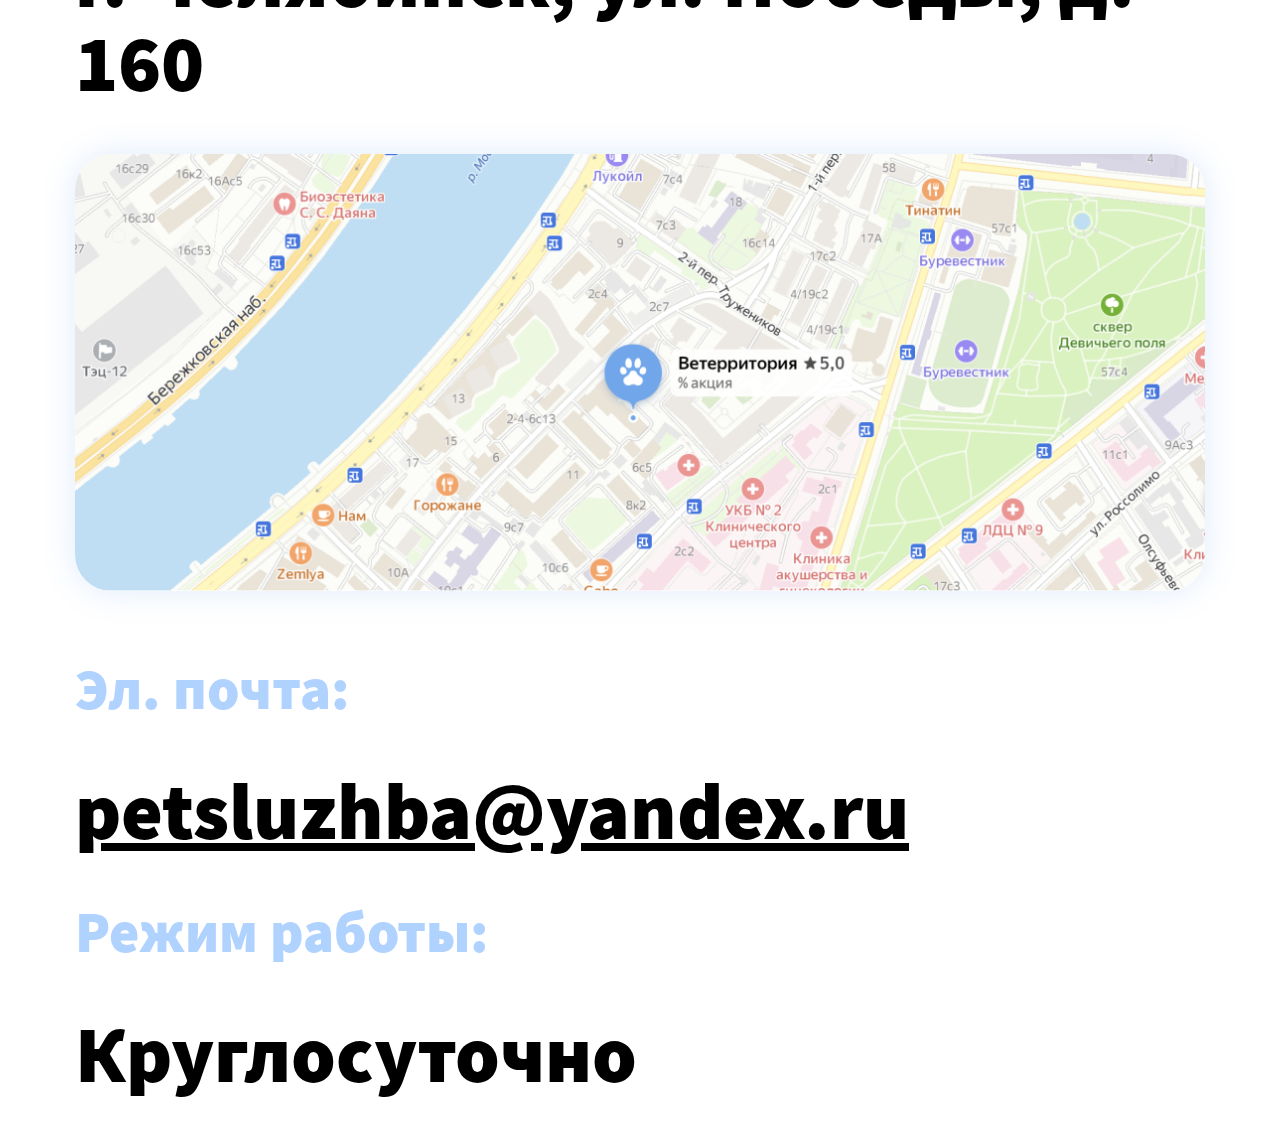
<file: services-2.html>
<!DOCTYPE html>
<html lang="ru">
<head>
  <meta charset="UTF-8">
  <meta http-equiv="X-UA-Compatible" content="IE=edge">
  <meta name="viewport" content="width=device-width, initial-scale=1.0">
  <title>Единая ветеринарная служба</title>
  <link rel="stylesheet" href="css/reset.css">
  <link rel="stylesheet" href="css/style.css">
</head>
<body>

  <header class="header">
    <div class="container">
      <div class="header__inner">
      
  
        <a class="logo" href="index.html">
          <img class="logo__img" src="./img/logo.png" alt="logo">
          <span class="logo__text" >Единая ветеринарная служба</span>
        </a>

        <div class="header__info">
          <a class="header__tel" href="tel:+73512779503">+7 (351) 277 95 03</a>
          <a class="header__mail" href="mailto:petsluzhba@yandex.ru">petsluzhba@yandex.ru</a>
        </div>

        <nav class="menu">
          <ul class="menu__list">
            <li class="menu__list-item">
              <a class="menu__list-link" href="index.html">Главная</a>
            </li>
            <li class="menu__list-item">
              <a class="menu__list-link" href="index.html#about">О компании</a>
            </li>
            <li class="menu__list-item">
              <a class="menu__list-link" href="index.html#doctors">Специалисты</a>
            </li>
            <li class="menu__list-item">
              <a class="menu__list-link menu__list-link--color" href="#ser">Услуги</a>
            </li>
            <li class="menu__list-item">
              <a class=" menu__list-link menu__list-link--color" href="index.html#price">Цены</a>
            </li>
            <li class="menu__list-item">
              <a class="menu__list-link menu__list-link--color" href="#contacts">Контакты</a>
            </li>
          </ul>
        </nav>

        <nav class="header__nav">
          <div class="header__info header__info--mb">
            <a class="header__tel" href="tel:+73512779503">+7 (351) 277 95 03</a>
            <a class="header__mail" href="mailto:petsluzhba@yandex.ru">petsluzhba@yandex.ru</a>
          </div>
          <nav class="menu menu--mb">
            <ul class="menu__list">
              <li class="menu__list-item">
                <a class="menu__list-link" href="index.html">Главная</a>
              </li>
              <li class="menu__list-item">
                <a class="menu__list-link" href="index.html#about">О компании</a>
              </li>
              <li class="menu__list-item">
                <a class="menu__list-link" href="index.html#doctors">Специалисты</a>
              </li>
              <li class="menu__list-item">
                <a class="menu__list-link" href="#ser">Услуги</a>
              </li>
              <li class="menu__list-item">
                <a class=" menu__list-link" href="index.html#price">Цены</a>
              </li>
              <li class="menu__list-item">
                <a class="menu__list-link" href="#contacts">Контакты</a>
              </li>
            </ul>
          </nav>
        </nav>
        <div class="menu-burger__header">
          <span></span>
        </div>
      </div>
      <picture>
        <source  media="(max-width: 700px)" srcset="./img/decor-mb.png">
        <img class="header__decor" src="./img/decor.png" alt="image">
      </picture>
      </div>
    </div>
  </header>

  <section class="top">
    <div class="container">
      <h1 class="top__title top__title--ser">Кастрация кота на дому</h1>
      <p class="top__text top__text--ser">
        Кастрация - это удаление яичек (или семенников) у кота. Целью операции является прекращение репродуктивной функции животного
      </p>
      <img class="top__img top__img--ser" src="./img/top-img-ser.png" alt="image">
      <a class="top__btn button top__btn--ser" href="">Вызвать ветеринара</a>
    </div>
  </section>

  <section class="services services--ser">
    <div class="container">
      <div class="services__items">

        <div class="services__item">
          <h3 class="services__title">Ветеринар на дом</h3>
          <a class="services__btn button" href="">16 услуги</a>
          <img class="services__img" src="./img/services/1.png" alt="image">
        </div>

        <div class="services__item">
          <h3 class="services__title">Вакцинация</h3>
          <a class="services__btn button" href="">10 услуги</a>
          <img class="services__img" src="./img/services/2.png" alt="image">
        </div>

        <div class="services__item">
          <h3 class="services__title">Кастрация</h3>
          <a class="services__btn button" href="">5 услуги</a>
          <img class="services__img" src="./img/services/3.png" alt="image">
        </div>

        <div class="services__item">
          <h3 class="services__title">Стерилизация</h3>
          <a class="services__btn button" href="">5 услуги</a>
          <img class="services__img" src="./img/services/4.png" alt="image">
        </div>

        <div class="services__item">
          <h3 class="services__title">Чипирование</h3>
          <a class="services__btn button" href="">7 услуги</a>
          <img class="services__img" src="./img/services/5.png" alt="image">
        </div>

        <div class="services__item">
          <h3 class="services__title">Купирование</h3>
          <a class="services__btn button" href="">4 услуги</a>
          <img class="services__img" src="./img/services/6.png" alt="image">
        </div>

        <div class="services__item">
          <h3 class="services__title">Ампутация</h3>
          <a class="services__btn button" href="">3 услуги</a>
          <img class="services__img" src="./img/services/7.png" alt="image">
        </div>

        <div class="services__item">
          <h3 class="services__title">Все врачи</h3>
          <a class="services__btn button" href="">6 услуги</a>
          <img class="services__img" src="./img/services/8.png" alt="image">
        </div>
        
        <div class="services__item">
          <h3 class="services__title">Ритуальные</h3>
          <a class="services__btn button" href="">5 услуги</a>
          <img class="services__img" src="./img/animal/mein-kun.png" alt="image">
        </div>

        <div class="services__item services__item--long2">
          <h3 class="services__title">Диспансеризация</h3>
          <a class="services__btn button" href="">7 услуги</a>
          <img class="services__img--long" src="./img/services/last.png" alt="image">
        </div>



        
      </div>
    </div>
  </section>

  <section class="seo">
    <div class="container">
      <h2 class="seo__title title">БЛОК С СЕО ТЕКСТОМ</h2>
      <div class="seo__inner">
        <img class="seo__img" src="./img/seo-dog.png" alt="image">
        <p class="seo__text">
          СЕО ТЕКСТ   СЕО ТЕКСТ   СЕО ТЕКСТ  СЕО ТЕКСТ  СЕО ТЕКСТ  СЕО ТЕКСТ  СЕО ТЕКСТ  СЕО ТЕКСТ  СЕО ТЕКСТ  СЕО ТЕКСТ  СЕО ТЕКСТ  СЕО ТЕКСТ  СЕО ТЕКСТ  СЕО ТЕКСТ  СЕО ТЕКСТ  СЕО ТЕКСТ  СЕО ТЕКСТ  СЕО ТЕКСТ  СЕО ТЕКСТ  СЕО ТЕКСТ  СЕО ТЕКСТ  СЕО ТЕКСТ  СЕО ТЕКСТ  СЕО ТЕКСТ  СЕО ТЕКСТ  СЕО ТЕКСТ  СЕО ТЕКСТ  СЕО ТЕКСТ  СЕО ТЕКСТ  СЕО ТЕКСТ  СЕО ТЕКСТ  СЕО ТЕКСТ  СЕО ТЕКСТ  СЕО ТЕКСТ  СЕО ТЕКСТ  СЕО ТЕКСТ  СЕО ТЕКСТ  СЕО ТЕКСТ  СЕО ТЕКСТ  СЕО ТЕКСТ  СЕО ТЕКСТ  СЕО ТЕКСТ  СЕО ТЕКСТ  СЕО ТЕКСТ  СЕО ТЕКСТ  СЕО ТЕКСТ  СЕО ТЕКСТ  СЕО ТЕКСТ  СЕО ТЕКСТ  СЕО ТЕКСТ  СЕО ТЕКСТ  СЕО ТЕКСТ  СЕО ТЕКСТ  СЕО ТЕКСТ  СЕО ТЕКСТ  СЕО ТЕКСТ  СЕО ТЕКСТ  СЕО ТЕКСТ  СЕО ТЕКСТ  СЕО ТЕКСТ  СЕО ТЕКСТ  СЕО ТЕКСТ  СЕО ТЕКСТ  СЕО ТЕКСТ  СЕО ТЕКСТ  СЕО ТЕКСТ  СЕО ТЕКСТ  СЕО ТЕКСТ  СЕО ТЕКСТ  СЕО ТЕКСТ  СЕО ТЕКСТ  СЕО ТЕКСТ  СЕО ТЕКСТ  СЕО ТЕКСТ  СЕО ТЕКСТ  СЕО ТЕКСТ  СЕО ТЕКСТ  СЕО ТЕКСТ  СЕО ТЕКСТ  СЕО ТЕКСТ  СЕО ТЕКСТ  СЕО ТЕКСТ  СЕО ТЕКСТ  СЕО ТЕКСТ  СЕО ТЕКСТ  СЕО ТЕКСТ  СЕО ТЕКСТ  СЕО ТЕКСТ  СЕО ТЕКСТ  СЕО ТЕКСТ  СЕО ТЕКСТ  СЕО ТЕКСТ  СЕО ТЕКСТ  СЕО ТЕКСТ  СЕО ТЕКСТ  СЕО ТЕКСТ  СЕО ТЕКСТ  СЕО ТЕКСТ  СЕО ТЕКСТ  СЕО ТЕКСТ  СЕО ТЕКСТ  СЕО ТЕКСТ  СЕО ТЕКСТ  СЕО ТЕКСТ  СЕО ТЕКСТ  СЕО ТЕКСТ  СЕО ТЕКСТ  СЕО ТЕКСТ  СЕО ТЕКСТ  СЕО ТЕКСТ  СЕО ТЕКСТ  СЕО ТЕКСТ  СЕО ТЕКСТ  СЕО ТЕКСТ  СЕО ТЕКСТ  СЕО ТЕКСТ  СЕО ТЕКСТ  СЕО ТЕКСТ  СЕО ТЕКСТ  СЕО ТЕКСТ  СЕО ТЕКСТ  СЕО ТЕКСТ  СЕО ТЕКСТ  СЕО ТЕКСТ  СЕО ТЕКСТ  СЕО ТЕКСТ  СЕО ТЕКСТ  СЕО ТЕКСТ  СЕО ТЕКСТ  СЕО ТЕКСТ  СЕО ТЕКСТ  СЕО ТЕКСТ  СЕО ТЕКСТ  СЕО ТЕКСТ  СЕО ТЕКСТ  СЕО ТЕКСТ  СЕО ТЕКСТ  СЕО ТЕКСТ  СЕО ТЕКСТ  СЕО ТЕКСТ  СЕО ТЕКСТ  СЕО ТЕКСТ  СЕО ТЕКСТ  СЕО ТЕКСТ  СЕО ТЕКСТ  СЕО ТЕКСТ  СЕО ТЕКСТ  СЕО ТЕКСТ  СЕО ТЕКСТ  СЕО ТЕКСТ  СЕО ТЕКСТ  СЕО ТЕКСТ  СЕО ТЕКСТ  СЕО ТЕКСТ  СЕО ТЕКСТ  СЕО ТЕКСТ  СЕО ТЕКСТ  СЕО ТЕКСТ  СЕО ТЕКСТ  СЕО ТЕКСТ  СЕО ТЕКСТ  СЕО ТЕКСТ  СЕО ТЕКСТ  СЕО ТЕКСТ  СЕО ТЕКСТ  СЕО ТЕКСТ  СЕО ТЕКСТ  СЕО ТЕКСТ  СЕО ТЕКСТ  СЕО ТЕКСТ  СЕО ТЕКСТ  СЕО ТЕКСТ  СЕО ТЕКСТ  СЕО ТЕКСТ  СЕО ТЕКСТ  СЕО ТЕКСТ  СЕО ТЕКСТ  СЕО ТЕКСТ  СЕО ТЕКСТ  СЕО ТЕКСТ  СЕО ТЕКСТ  СЕО ТЕКСТ  СЕО ТЕКСТ  СЕО ТЕКСТ  СЕО ТЕКСТ  СЕО ТЕКСТ  СЕО ТЕКСТ  СЕО ТЕКСТ  СЕО ТЕКСТ  СЕО ТЕКСТ  СЕО ТЕКСТ  СЕО ТЕКСТ  СЕО ТЕКСТ  СЕО ТЕКСТ  СЕО ТЕКСТ  СЕО ТЕКСТ  СЕО ТЕКСТ  СЕО ТЕКСТ  СЕО ТЕКСТ  СЕО ТЕКСТ  СЕО ТЕКСТ  СЕО ТЕКСТ  СЕО ТЕКСТ  СЕО ТЕКСТ  СЕО ТЕКСТ  СЕО ТЕКСТ  СЕО ТЕКСТ  СЕО ТЕКСТ  СЕО ТЕКСТ  СЕО ТЕКСТ  СЕО ТЕКСТ  СЕО ТЕКСТ  
        </p>
      </div>
    </div>
  </section>

  <section class="doctors doctors--ser" id="doctors">
    <div class="container">
      <h2 class="doctors__title doctors__title-ser title">Наши врачи</h2>
      <div class="doctors__items">

        <div class="doctors__item">
          <img class="doctors__item-img" src="img/doctors/1.png" alt="image">
          <div class="doctors__item-content">
            <h4 class="doctors__item-title">Воронец Анна Николаевна</h4>
            <ul class="doctors__list">
              <li class="doctors__list-item">Врач — хирург, терапевт, орнитолог</li>
              <li class="doctors__list-item">Опыт работы более 5 лет</li>
            </ul>
          </div>
        </div>

        <div class="doctors__item">
          <img class="doctors__item-img" src="img/doctors/2.png" alt="image">
          <div class="doctors__item-content">
            <h4 class="doctors__item-title">Кувшинов Михаил Александрович</h4>
            <ul class="doctors__list">
              <li class="doctors__list-item">Многопрофильный специалист по всем видам животных</li>
              <li class="doctors__list-item">Опыт работы более 16 лет</li>
            </ul>
          </div>
        </div>

        <div class="doctors__item">
          <img class="doctors__item-img" src="img/doctors/3.png" alt="image">
          <div class="doctors__item-content">
            <h4 class="doctors__item-title">Андропова Мария Андреевна</h4>
            <ul class="doctors__list">
              <li class="doctors__list-item">Врач по направлениям вакцинации, чипирования, и анализов </li>
              <li class="doctors__list-item">Опыт работы 10 лет</li>
            </ul>
          </div>
        </div>

        <div class="doctors__item">
          <img class="doctors__item-img" src="img/doctors/4.png" alt="image">
          <div class="doctors__item-content">
            <h4 class="doctors__item-title">Масленникова Дарья Евгеньевна</h4>
            <ul class="doctors__list">
              <li class="doctors__list-item">Врач — хирург, ортопед, травматолог</li>
              <li class="doctors__list-item">Опыт работы более 6 лет</li>
            </ul>
          </div>
        </div>

        <div class="doctors__item">
          <img class="doctors__item-img" src="img/doctors/5.png" alt="image">
          <div class="doctors__item-content">
            <h4 class="doctors__item-title">Хлопков Дмитрий Олегович</h4>
            <ul class="doctors__list">
              <li class="doctors__list-item">Врач — хирург, ортопед, травматолог</li>
              <li class="doctors__list-item">Кандидат ветеринарных наук</li>
            </ul>
          </div>
        </div>

        <div class="doctors__item">
          <img class="doctors__item-img" src="img/doctors/6.png" alt="image">
          <div class="doctors__item-content">
            <h4 class="doctors__item-title">Приходько Алена Константиновна</h4>
            <ul class="doctors__list">
              <li class="doctors__list-item">Врач — УЗИст</li>
              <li class="doctors__list-item">Кандидат ветеринарных наук</li>
              <li class="doctors__list-item">Опыт работы более  8 лет</li>
            </ul>
          </div>
        </div>

        <div class="doctors__item">
          <img class="doctors__item-img" src="img/doctors/7.png" alt="image">
          <div class="doctors__item-content">
            <h4 class="doctors__item-title">Ваганова Светлана Дмитриевна</h4>
            <ul class="doctors__list">
              <li class="doctors__list-item">Врач — кардиолог, невролог</li>
              <li class="doctors__list-item">Кандидат ветеринарных наук</li>
            </ul>
          </div>
        </div>

        <div class="doctors__item">
          <img class="doctors__item-img" src="img/doctors/8.png" alt="image">
          <div class="doctors__item-content">
            <h4 class="doctors__item-title">Иванова Дарьяна Евгеньевна</h4>
            <ul class="doctors__list">
              <li class="doctors__list-item">Врач — хирург, ортопед, травматолог</li>
              <li class="doctors__list-item">Опыт работы более 6 лет</li>
            </ul>
          </div>
        </div>

      </div>
    </div>
  </section>

  <section class="conveniences">
    <div class="container">
      <h2 class="conveniences__title title">
        УДОБСТВА КАСТРАЦИИ КОТА НА ДОМУ
      </h2>
      <ul class="conveniences__list">
        <li class="conveniences__list-item">Исключаете транспортные расходы на дорогу в клинику</li>
        <li class="conveniences__list-item">Выбираете удобное время для приезда ветеринара</li>
        <li class="conveniences__list-item">Не покупаете специализированную переноску для животного</li>
        <li class="conveniences__list-item">Проведете всю процедуру в минимальные сроки</li>
      </ul>
    </div>
  </section>
  
  <section class="edge edge--ser">
    <div class="container">
      <h2 class="edge__title edge__title--ser title">ПОЧЕМУ ВЫБИРАЮТ НАС</h2>
      <div class="edge__items">
        <div class="edge__item">
          <h4 class="edge__item-title">Свободное время</h4>
          <p class="edge__item-text">Прием врача на дому займет меньше времени, чем поездка в клинику</p>
          <img class="edge__item-img" src="img/edge/1.png" alt="image">
        </div>
        <div class="edge__item">
          <h4 class="edge__item-title">Нет затрат на транспорт</h4>
          <p class="edge__item-text">Вы сможете сэкономить на такси или бензине</p>
          <img class="edge__item-img" src="img/edge/2.png" alt="image">
        </div>
        <div class="edge__item">
          <h4 class="edge__item-title">Домашняя обстановка</h4>
          <p class="edge__item-text">Привычная обстановка для вашего питомца и отсутствие переносок</p>
          <img class="edge__item-img" src="img/edge/3.png" alt="image">
        </div>
        <div class="edge__item">
          <h4 class="edge__item-title">Питомец без стресса</h4>
          <p class="edge__item-text">Если животное плохо себя чувствует, смена обстановки не пойдет ему на пользу</p>
          <img class="edge__item-img" src="img/edge/4.png" alt="image">
        </div>
        <div class="edge__item">
          <h4 class="edge__item-title">Учет истории болезни</h4>
          <p class="edge__item-text">Всегда будете в курсе развития болезни Вашего питомца</p>
          <img class="edge__item-img" src="img/edge/5.png" alt="image">
        </div>
        <div class="edge__item">
          <h4 class="edge__item-title">Никаких очередей</h4>
          <p class="edge__item-text">Вам не придется высиживать в длинной очереди, теряя личное время</p>
          <img class="edge__item-img" src="img/edge/6.png" alt="image">
        </div>
      </div>
    </div>
  </section>

  <section class="consultation consultation--ser">
    <div class="container container__inner">
      <h3 class="consultation__title">
        Оставьте заявку и мы Вас<br> проконсультируем
      </h3>
      <form class="form">
        <input class="form__input" type="text" placeholder="Ваше имя">
        <input class="form__input" type="tel" placeholder="Ваш номер телефона">
        <button class="form__btn button" type="submit">Вызвать ветеринара</button>
      </form>
      <p class="consultation__text">Дадим 20% скидку на любую услугу,<br> если обращаетесь к нам впервые</p>
      <img class="consultation__img" src="./img/form.png" alt="image">
      <img class="consultation__img-2" src="./img/form-dog.png" alt="image">
    </div>
  </section>

  <section class="seo-two">
    <div class="container">
      <h2 class="seo__title title">БЛОК С СЕО ТЕКСТОМ</h2>
      <p class="seo-two__text">
        СЕО ТЕКСТ   СЕО ТЕКСТ   СЕО ТЕКСТ  СЕО ТЕКСТ  СЕО ТЕКСТ  СЕО ТЕКСТ  СЕО ТЕКСТ  СЕО ТЕКСТ  СЕО ТЕКСТ  СЕО ТЕКСТ  СЕО ТЕКСТ  СЕО ТЕКСТ  СЕО ТЕКСТ  СЕО ТЕКСТ  СЕО ТЕКСТ  СЕО ТЕКСТ  СЕО ТЕКСТ  СЕО ТЕКСТ  СЕО ТЕКСТ  СЕО ТЕКСТ  СЕО ТЕКСТ  СЕО ТЕКСТ  СЕО ТЕКСТ  СЕО ТЕКСТ  СЕО ТЕКСТ  СЕО ТЕКСТ  СЕО ТЕКСТ  СЕО ТЕКСТ  СЕО ТЕКСТ  СЕО ТЕКСТ  СЕО ТЕКСТ  СЕО ТЕКСТ  СЕО ТЕКСТ  СЕО ТЕКСТ  СЕО ТЕКСТ  СЕО ТЕКСТ  СЕО ТЕКСТ  СЕО ТЕКСТ  СЕО ТЕКСТ  СЕО ТЕКСТ  СЕО ТЕКСТ  СЕО ТЕКСТ  СЕО ТЕКСТ  СЕО ТЕКСТ  СЕО ТЕКСТ  СЕО ТЕКСТ  СЕО ТЕКСТ  СЕО ТЕКСТ  СЕО ТЕКСТ  СЕО ТЕКСТ  СЕО ТЕКСТ  СЕО ТЕКСТ  СЕО ТЕКСТ  СЕО ТЕКСТ  СЕО ТЕКСТ  СЕО ТЕКСТ  СЕО ТЕКСТ  СЕО ТЕКСТ  СЕО ТЕКСТ  СЕО ТЕКСТ  СЕО ТЕКСТ  СЕО ТЕКСТ  СЕО ТЕКСТ  СЕО ТЕКСТ  СЕО ТЕКСТ  СЕО ТЕКСТ  СЕО ТЕКСТ  СЕО ТЕКСТ  СЕО ТЕКСТ  СЕО ТЕКСТ  СЕО ТЕКСТ  СЕО ТЕКСТ  СЕО ТЕКСТ  СЕО ТЕКСТ  СЕО ТЕКСТ  СЕО ТЕКСТ  СЕО ТЕКСТ  СЕО ТЕКСТ  СЕО ТЕКСТ  СЕО ТЕКСТ  СЕО ТЕКСТ  СЕО ТЕКСТ  СЕО ТЕКСТ  СЕО ТЕКСТ  СЕО ТЕКСТ  СЕО ТЕКСТ  СЕО ТЕКСТ  СЕО ТЕКСТ  СЕО ТЕКСТ  СЕО ТЕКСТ  СЕО ТЕКСТ  СЕО ТЕКСТ  СЕО ТЕКСТ  СЕО ТЕКСТ  СЕО ТЕКСТ  СЕО ТЕКСТ  СЕО ТЕКСТ  СЕО ТЕКСТ  СЕО ТЕКСТ  СЕО ТЕКСТ  СЕО ТЕКСТ  СЕО ТЕКСТ  СЕО ТЕКСТ  СЕО ТЕКСТ  СЕО ТЕКСТ  СЕО ТЕКСТ  СЕО ТЕКСТ  СЕО ТЕКСТ  СЕО ТЕКСТ  СЕО ТЕКСТ  СЕО ТЕКСТ  СЕО ТЕКСТ  СЕО ТЕКСТ  СЕО ТЕКСТ  СЕО ТЕКСТ  СЕО ТЕКСТ  СЕО ТЕКСТ  СЕО ТЕКСТ  СЕО ТЕКСТ  СЕО ТЕКСТ  СЕО ТЕКСТ  СЕО ТЕКСТ  СЕО ТЕКСТ  СЕО ТЕКСТ  СЕО ТЕКСТ  СЕО ТЕКСТ  СЕО ТЕКСТ  СЕО ТЕКСТ  СЕО ТЕКСТ  СЕО ТЕКСТ  СЕО ТЕКСТ  СЕО ТЕКСТ  СЕО ТЕКСТ  СЕО ТЕКСТ  СЕО ТЕКСТ  СЕО ТЕКСТ  СЕО ТЕКСТ  СЕО ТЕКСТ  СЕО ТЕКСТ  СЕО ТЕКСТ  СЕО ТЕКСТ  СЕО ТЕКСТ  СЕО ТЕКСТ  СЕО ТЕКСТ  СЕО ТЕКСТ  СЕО ТЕКСТ  СЕО ТЕКСТ  СЕО ТЕКСТ  СЕО ТЕКСТ  СЕО ТЕКСТ  СЕО ТЕКСТ  СЕО ТЕКСТ  СЕО ТЕКСТ  СЕО ТЕКСТ  СЕО ТЕКСТ  СЕО ТЕКСТ  СЕО ТЕКСТ  СЕО ТЕКСТ  СЕО ТЕКСТ  СЕО ТЕКСТ  СЕО ТЕКСТ  СЕО ТЕКСТ  СЕО ТЕКСТ  СЕО ТЕКСТ  СЕО ТЕКСТ  СЕО ТЕКСТ  СЕО ТЕКСТ  СЕО ТЕКСТ  СЕО ТЕКСТ  СЕО ТЕКСТ  СЕО ТЕКСТ  СЕО ТЕКСТ  СЕО ТЕКСТ  СЕО ТЕКСТ  СЕО ТЕКСТ  СЕО ТЕКСТ  СЕО ТЕКСТ  СЕО ТЕКСТ  СЕО ТЕКСТ  СЕО ТЕКСТ  СЕО ТЕКСТ  СЕО ТЕКСТ  СЕО ТЕКСТ  СЕО ТЕКСТ  СЕО ТЕКСТ  СЕО ТЕКСТ  СЕО ТЕКСТ  СЕО ТЕКСТ  СЕО ТЕКСТ  СЕО ТЕКСТ  СЕО ТЕКСТ  СЕО ТЕКСТ  СЕО ТЕКСТ  СЕО ТЕКСТ  СЕО ТЕКСТ  СЕО ТЕКСТ  СЕО ТЕКСТ  СЕО ТЕКСТ  СЕО ТЕКСТ  СЕО ТЕКСТ  СЕО ТЕКСТ  СЕО ТЕКСТ  СЕО ТЕКСТ  СЕО ТЕКСТ  СЕО ТЕКСТ  СЕО ТЕКСТ  СЕО ТЕКСТ  СЕО ТЕКСТ  СЕО ТЕКСТ  СЕО ТЕКСТ  СЕО ТЕКСТ  СЕО ТЕКСТ  
      </p>
      <div class="seo-two__important">
        <h6 class="seo-two__important-title">Важно!</h6>
        <p class="seo-two__important-text">СЕО ТЕКСТ   СЕО ТЕКСТ   СЕО ТЕКСТ  СЕО ТЕКСТ  СЕО ТЕКСТ  СЕО ТЕКСТ  СЕО ТЕКСТ  СЕО ТЕКСТ  СЕО ТЕКСТ  СЕО ТЕКСТ  СЕО ТЕКСТ  СЕО ТЕКСТ  СЕО ТЕКСТ  СЕО ТЕКСТ  СЕО ТЕКСТ  СЕО ТЕКСТ  СЕО ТЕКСТ  СЕО ТЕКСТ  СЕО ТЕКСТ  СЕО ТЕКСТ  СЕО ТЕКСТ  СЕО ТЕКСТ  СЕО ТЕКСТ  СЕО ТЕКСТ  СЕО ТЕКСТ  СЕО ТЕКСТ  СЕО ТЕКСТ  СЕО </p>
      </div>
      <p class="seo-two__text">
        СЕО ТЕКСТ   СЕО ТЕКСТ   СЕО ТЕКСТ  СЕО ТЕКСТ  СЕО ТЕКСТ  СЕО ТЕКСТ  СЕО ТЕКСТ  СЕО ТЕКСТ  СЕО ТЕКСТ  СЕО ТЕКСТ  СЕО ТЕКСТ  СЕО ТЕКСТ  СЕО ТЕКСТ  СЕО ТЕКСТ  СЕО ТЕКСТ  СЕО ТЕКСТ  СЕО ТЕКСТ  СЕО ТЕКСТ  СЕО ТЕКСТ  СЕО ТЕКСТ  СЕО ТЕКСТ  СЕО ТЕКСТ  СЕО ТЕКСТ  СЕО ТЕКСТ  СЕО ТЕКСТ  СЕО ТЕКСТ  СЕО ТЕКСТ  СЕО ТЕКСТ  СЕО ТЕКСТ  СЕО ТЕКСТ  СЕО ТЕКСТ  СЕО ТЕКСТ  СЕО ТЕКСТ  СЕО ТЕКСТ  СЕО ТЕКСТ  СЕО ТЕКСТ  СЕО ТЕКСТ  СЕО ТЕКСТ  СЕО ТЕКСТ  СЕО ТЕКСТ  СЕО ТЕКСТ  СЕО ТЕКСТ  СЕО ТЕКСТ  СЕО ТЕКСТ  СЕО ТЕКСТ  СЕО ТЕКСТ  СЕО ТЕКСТ  СЕО ТЕКСТ  СЕО ТЕКСТ  СЕО ТЕКСТ  СЕО ТЕКСТ  СЕО ТЕКСТ  СЕО ТЕКСТ  СЕО ТЕКСТ  СЕО ТЕКСТ  СЕО ТЕКСТ  СЕО ТЕКСТ  СЕО ТЕКСТ  СЕО ТЕКСТ  СЕО ТЕКСТ  СЕО ТЕКСТ  СЕО ТЕКСТ  СЕО ТЕКСТ  СЕО ТЕКСТ  СЕО ТЕКСТ  СЕО ТЕКСТ  СЕО ТЕКСТ  СЕО ТЕКСТ  СЕО ТЕКСТ  СЕО ТЕКСТ  СЕО ТЕКСТ  СЕО ТЕКСТ  СЕО ТЕКСТ  СЕО ТЕКСТ  СЕО ТЕКСТ  СЕО ТЕКСТ  СЕО ТЕКСТ  СЕО ТЕКСТ  СЕО ТЕКСТ  СЕО ТЕКСТ  СЕО ТЕКСТ  СЕО ТЕКСТ  СЕО ТЕКСТ  СЕО ТЕКСТ  СЕО ТЕКСТ  СЕО ТЕКСТ  СЕО ТЕКСТ  СЕО ТЕКСТ  СЕО ТЕКСТ  СЕО ТЕКСТ  СЕО ТЕКСТ  СЕО ТЕКСТ  СЕО ТЕКСТ  СЕО ТЕКСТ  СЕО ТЕКСТ  СЕО ТЕКСТ  СЕО ТЕКСТ  СЕО ТЕКСТ  СЕО ТЕКСТ  СЕО ТЕКСТ  СЕО ТЕКСТ  СЕО ТЕКСТ  СЕО ТЕКСТ  СЕО ТЕКСТ  СЕО ТЕКСТ  СЕО ТЕКСТ  СЕО ТЕКСТ  СЕО ТЕКСТ  СЕО ТЕКСТ  СЕО ТЕКСТ  СЕО ТЕКСТ  СЕО ТЕКСТ  СЕО ТЕКСТ  СЕО ТЕКСТ  СЕО ТЕКСТ  СЕО ТЕКСТ  СЕО ТЕКСТ  СЕО ТЕКСТ  СЕО ТЕКСТ  СЕО ТЕКСТ  СЕО ТЕКСТ  СЕО ТЕКСТ  СЕО ТЕКСТ  СЕО ТЕКСТ  СЕО ТЕКСТ  СЕО ТЕКСТ  СЕО ТЕКСТ  СЕО ТЕКСТ  СЕО ТЕКСТ  СЕО ТЕКСТ  СЕО ТЕКСТ  СЕО ТЕКСТ  СЕО ТЕКСТ  СЕО ТЕКСТ  СЕО ТЕКСТ  СЕО ТЕКСТ  СЕО ТЕКСТ  СЕО ТЕКСТ  СЕО ТЕКСТ  СЕО ТЕКСТ  СЕО ТЕКСТ  СЕО ТЕКСТ  СЕО ТЕКСТ  СЕО ТЕКСТ  СЕО ТЕКСТ  СЕО ТЕКСТ  СЕО ТЕКСТ  СЕО ТЕКСТ  СЕО ТЕКСТ  СЕО ТЕКСТ  СЕО ТЕКСТ  СЕО ТЕКСТ  СЕО ТЕКСТ  СЕО ТЕКСТ  СЕО ТЕКСТ  СЕО ТЕКСТ  СЕО ТЕКСТ  СЕО ТЕКСТ  СЕО ТЕКСТ  СЕО ТЕКСТ  СЕО ТЕКСТ  СЕО ТЕКСТ  СЕО ТЕКСТ  СЕО ТЕКСТ  СЕО ТЕКСТ  СЕО ТЕКСТ  СЕО ТЕКСТ  СЕО ТЕКСТ  СЕО ТЕКСТ  СЕО ТЕКСТ  СЕО ТЕКСТ  СЕО ТЕКСТ  СЕО ТЕКСТ  СЕО ТЕКСТ  СЕО ТЕКСТ  СЕО ТЕКСТ  СЕО ТЕКСТ  СЕО ТЕКСТ  СЕО ТЕКСТ  СЕО ТЕКСТ  СЕО ТЕКСТ  СЕО ТЕКСТ  СЕО ТЕКСТ  СЕО ТЕКСТ  СЕО ТЕКСТ  СЕО ТЕКСТ  СЕО ТЕКСТ  СЕО ТЕКСТ  СЕО ТЕКСТ  СЕО ТЕКСТ  СЕО ТЕКСТ  СЕО ТЕКСТ  СЕО ТЕКСТ  СЕО ТЕКСТ  СЕО ТЕКСТ  СЕО ТЕКСТ  СЕО ТЕКСТ  СЕО ТЕКСТ  СЕО ТЕКСТ  СЕО ТЕКСТ  СЕО ТЕКСТ  СЕО ТЕКСТ  СЕО ТЕКСТ  СЕО ТЕКСТ  СЕО ТЕКСТ  СЕО ТЕКСТ  СЕО ТЕКСТ  СЕО ТЕКСТ  СЕО ТЕКСТ  СЕО ТЕКСТ  СЕО ТЕКСТ  СЕО ТЕКСТ  
      </p>
    </div>
  </section>

  <section class="licenses">
    <div class="container">
      <h2 class="licenses__title title">ЛИЦЕНЗИИ</h2>
      <div class="licenses__items">
        <div class="licenses__item"></div>
        <div class="licenses__item"></div>
        <div class="licenses__item"></div>
        <div class="licenses__item"></div>
        <div class="licenses__item licenses__item--none"></div>
        <div class="licenses__item licenses__item--none"></div>
      </div>
    </div>
  </section>

  <section class="reviews">
    <div class="container">
      <h2 class="reviews__title title">ЧТО ГОВОРЯТ</h2>
      <h2 class="reviews__title--small title">наши довольные клиенты</h2>
      <div class="reviews__items">

        <img class="reviews__dog" src="img/rev/dog.png" alt="image">
        <img class="reviews__cat" src="img/rev/cat.png" alt="image">

        <div class="reviews__item">
          <div class="reviews__item-top">
            <h5 class="reviews__item-title">Валерия</h5>
            <p class="reviews__item-day">
              21 мая
            </p>
          </div>
          <p class="reviews__item-text reviews__item-text--1">Все прошло просто замечательно, ветеринар оказался отличным специалистом. Собака помирала буквально, врач взял анализы, осмотрел и оказал всю помощь. Сейчас уже собачка носится по всей квартире как и раньше<br> Скоро обращусь за вакцинацией!</p>
        </div>

        <div class="reviews__item reviews__item2">
          <div class="reviews__item-top">
            <h5 class="reviews__item-title">Вера</h5>
            <p class="reviews__item-day">
              25 мая
            </p>
          </div>
          <p class="reviews__item-text reviews__item-text--2">Заболел попугай, перестал почему-то кушать. Обратились в выездную ветеринарную службу, врач проделал все манипуляции, также подстригли коготочки и клювик. Просто прекрасно! Обязательно будем еще обращаться, у нас в планах еще осмотр стоит!</p>
        </div>

        <div class="reviews__item reviews__item3">
          <div class="reviews__item-top">
            <h5 class="reviews__item-title">Наталья</h5>
            <p class="reviews__item-day">
              29 мая
            </p>
          </div>
          <p class="reviews__item-text reviews__item-text--3">Врач приехал вовремя, в течение часа. Взял анализы на кровь у нашего песика Ричи, на следующий день прописал лечение. Через 2 дня уже пошли на поправку</p>
        </div>

      </div>
    </div>
  </section>

  <section class="contacts" id="contacts">
    <div class="container">
      <h2 class="contacts__title title">КОНТАКТЫ</h2>
      <p class="contacts__top">Телефон:</p>
      <a class="contacts__bottom" href="tel:+73512779503" id="phone">+7 (351) 277 95 03</a>
      <p class="contacts__top">Адрес:</p>
      <p class="contacts__bottom">г. Челябинск, ул. Победы, д. 160</p>
      <img src="./img/map.png" alt="map" class="contacts__map">
      <p class="contacts__top">Эл. почта:</p>
      <a class="contacts__bottom contacts__bottom--under" href="mailto:petsluzhba@yandex.ru">petsluzhba@yandex.ru</a>
      <p class="contacts__top">Режим работы:</p>
      <p class="contacts__bottom">Круглосуточно</p>
    </div>
  </section>



  <script src="https://code.jquery.com/jquery-3.6.0.min.js"></script>
  <script src="./js/main.js"></script>

</body>
</html>
</file>
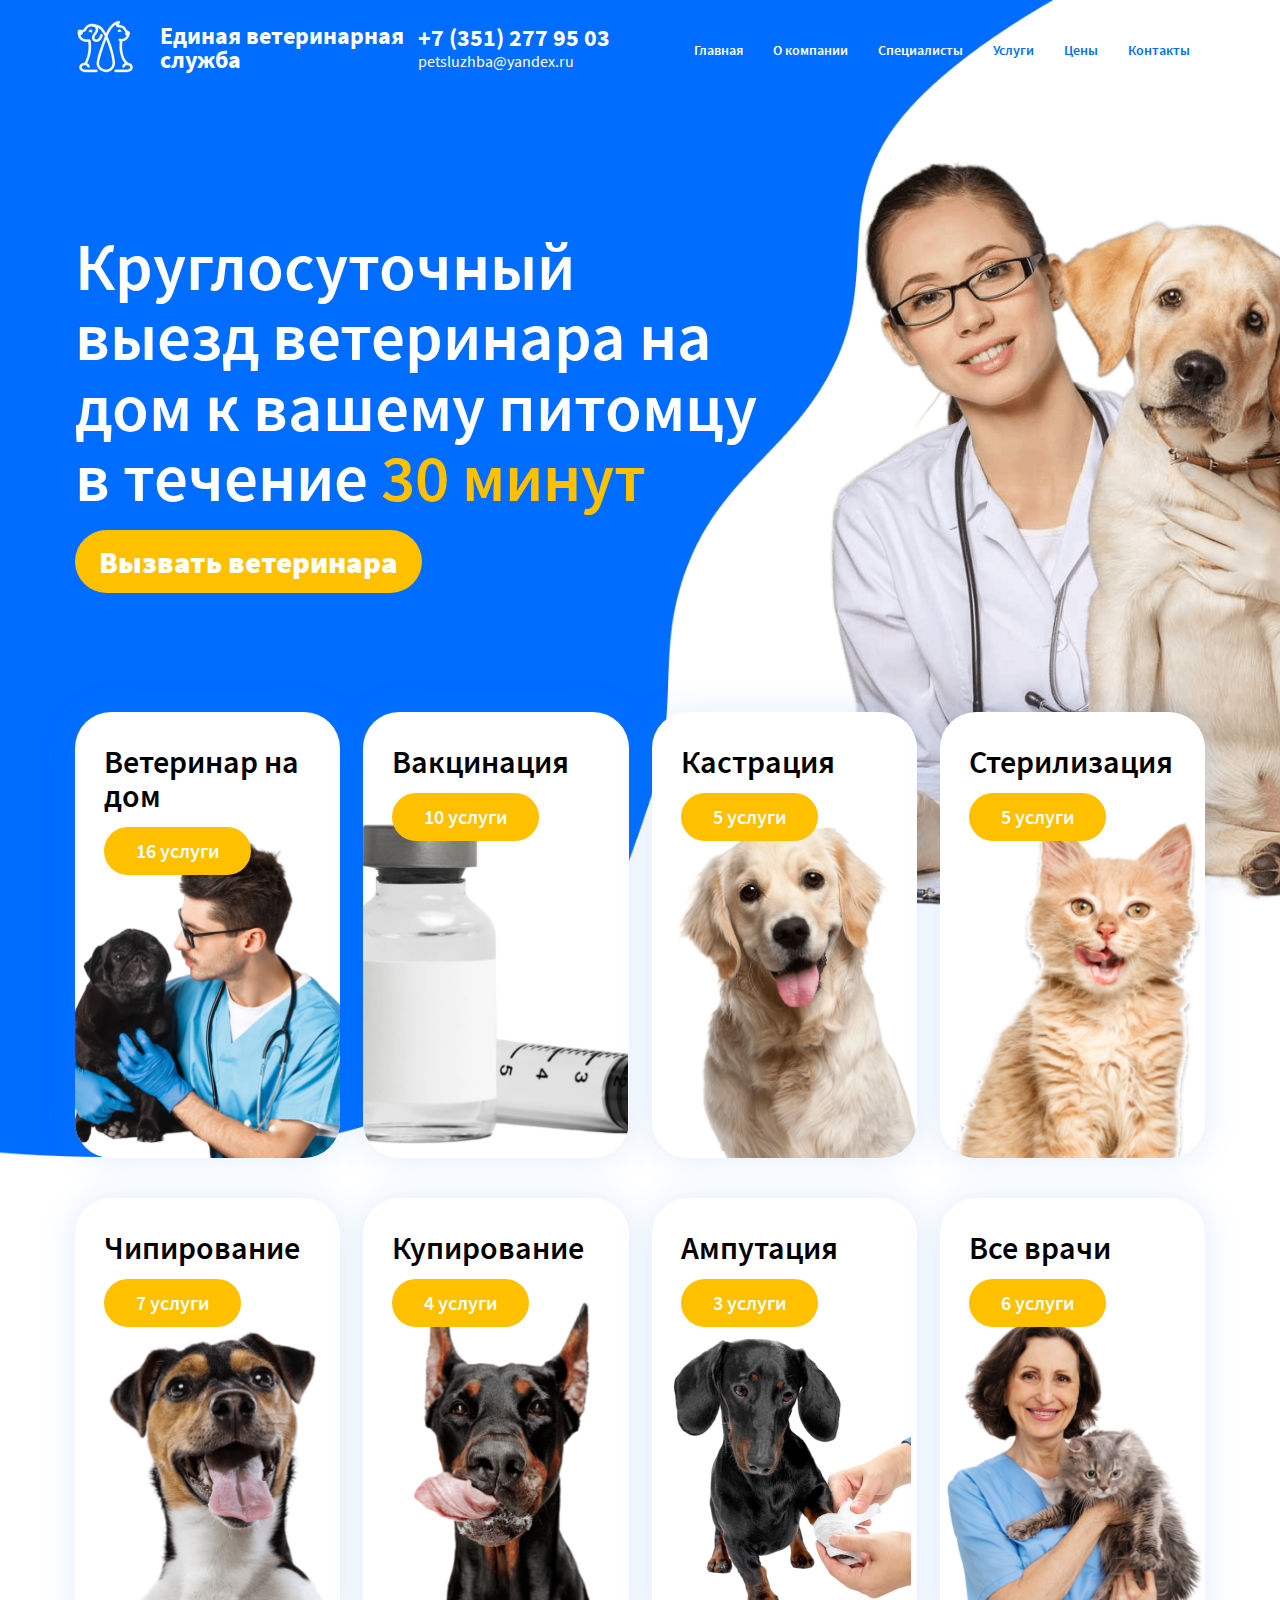
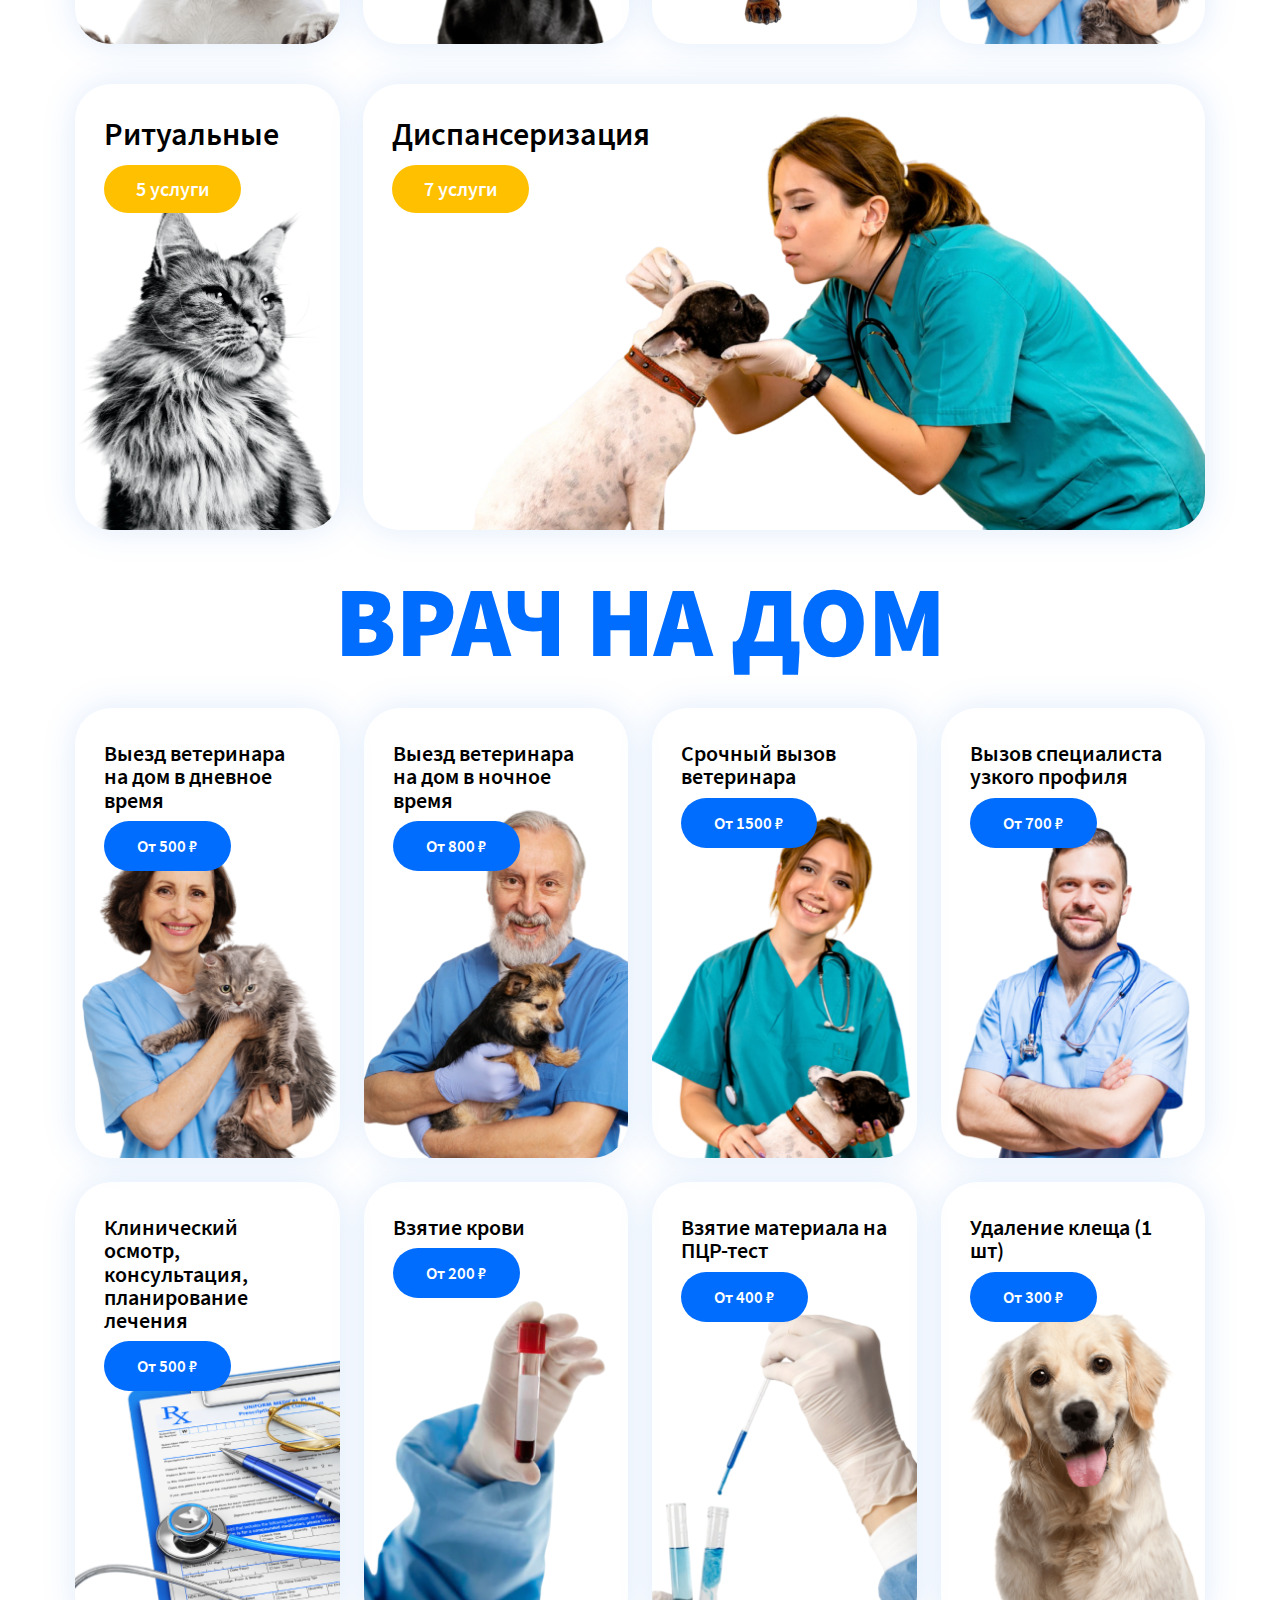
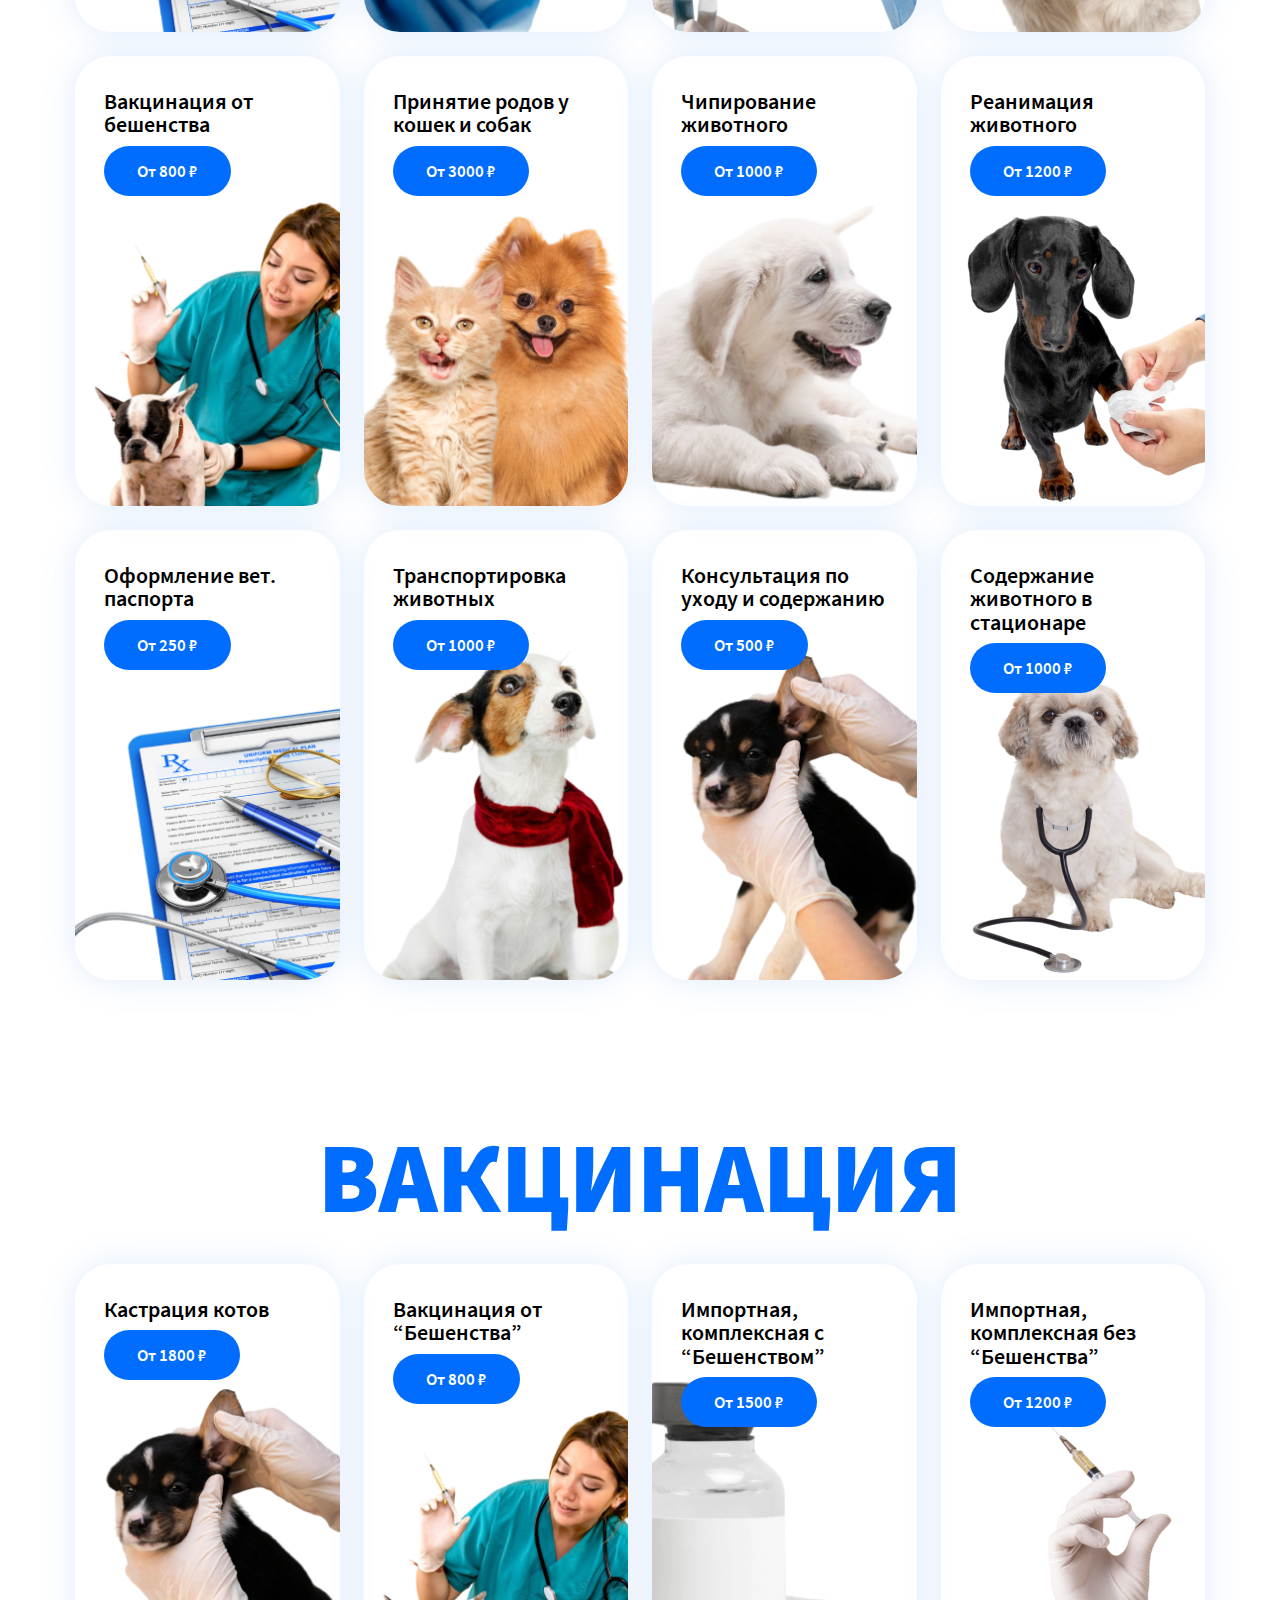
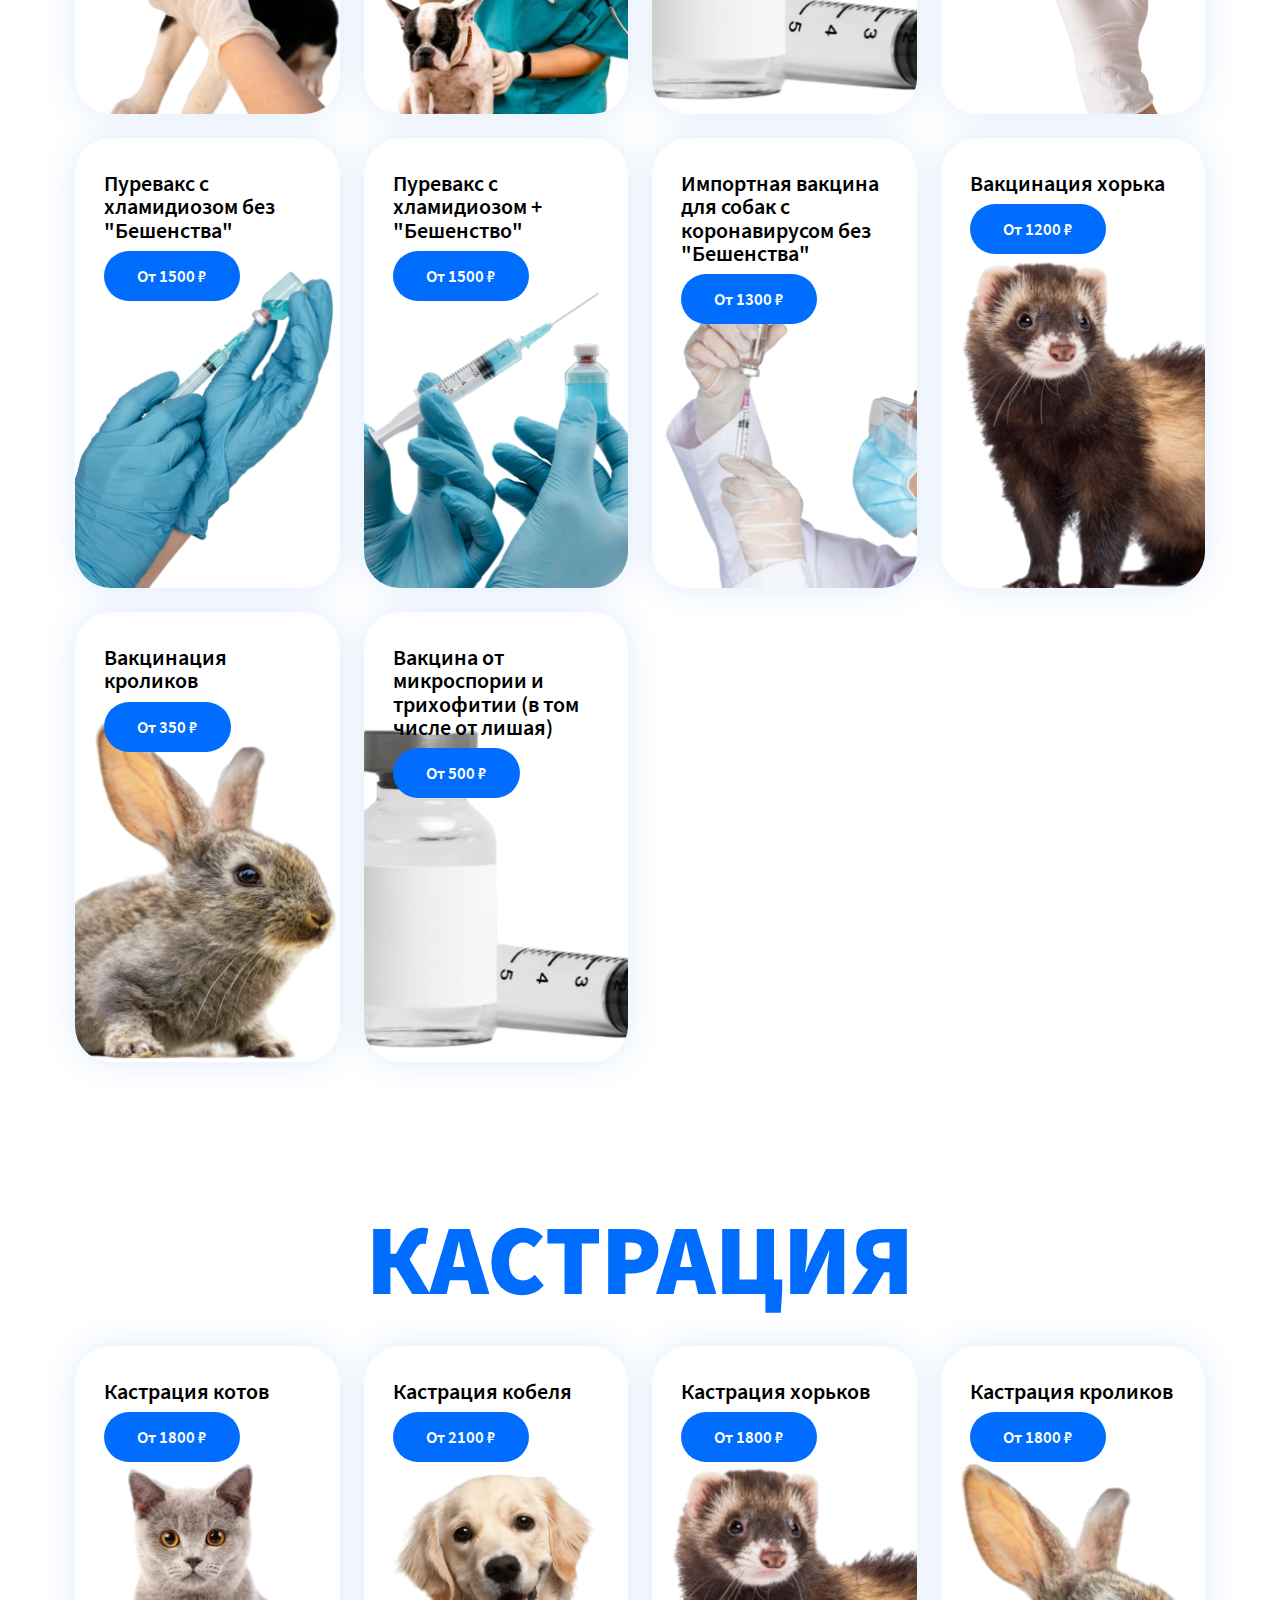
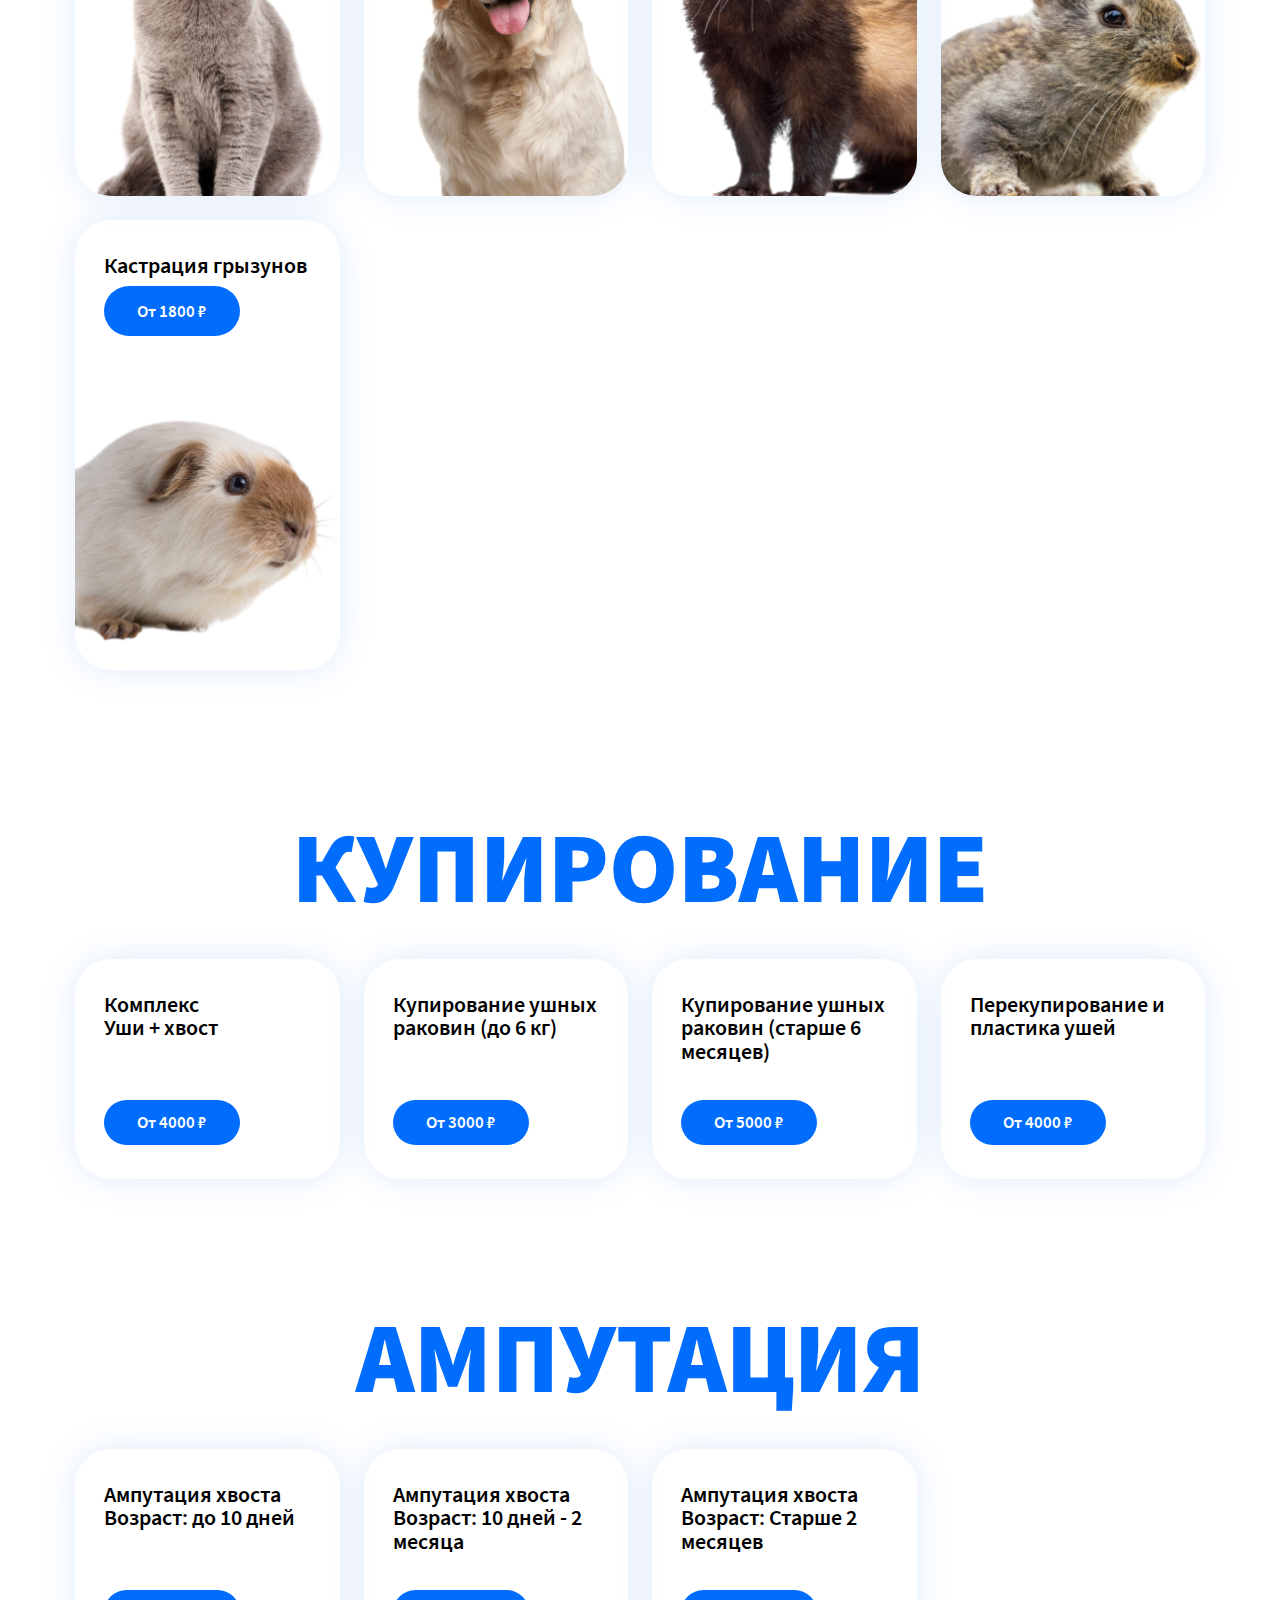
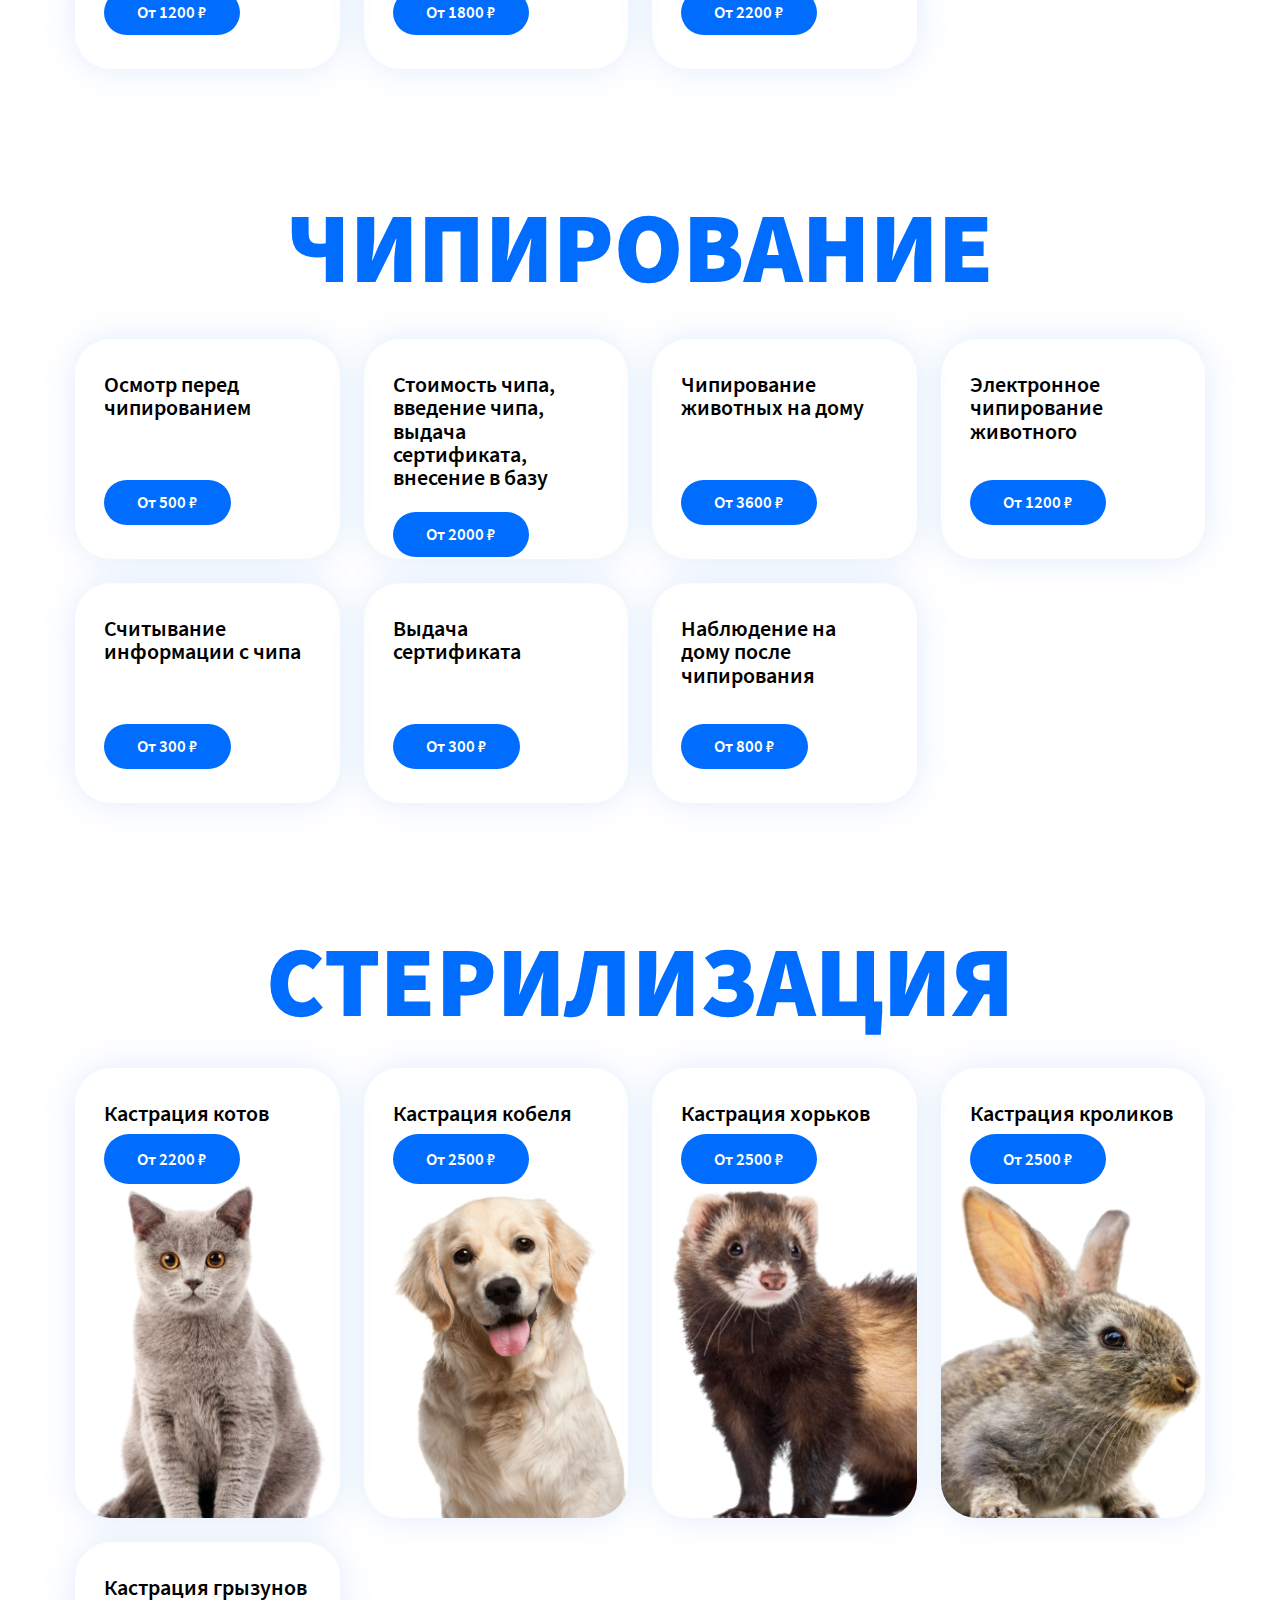
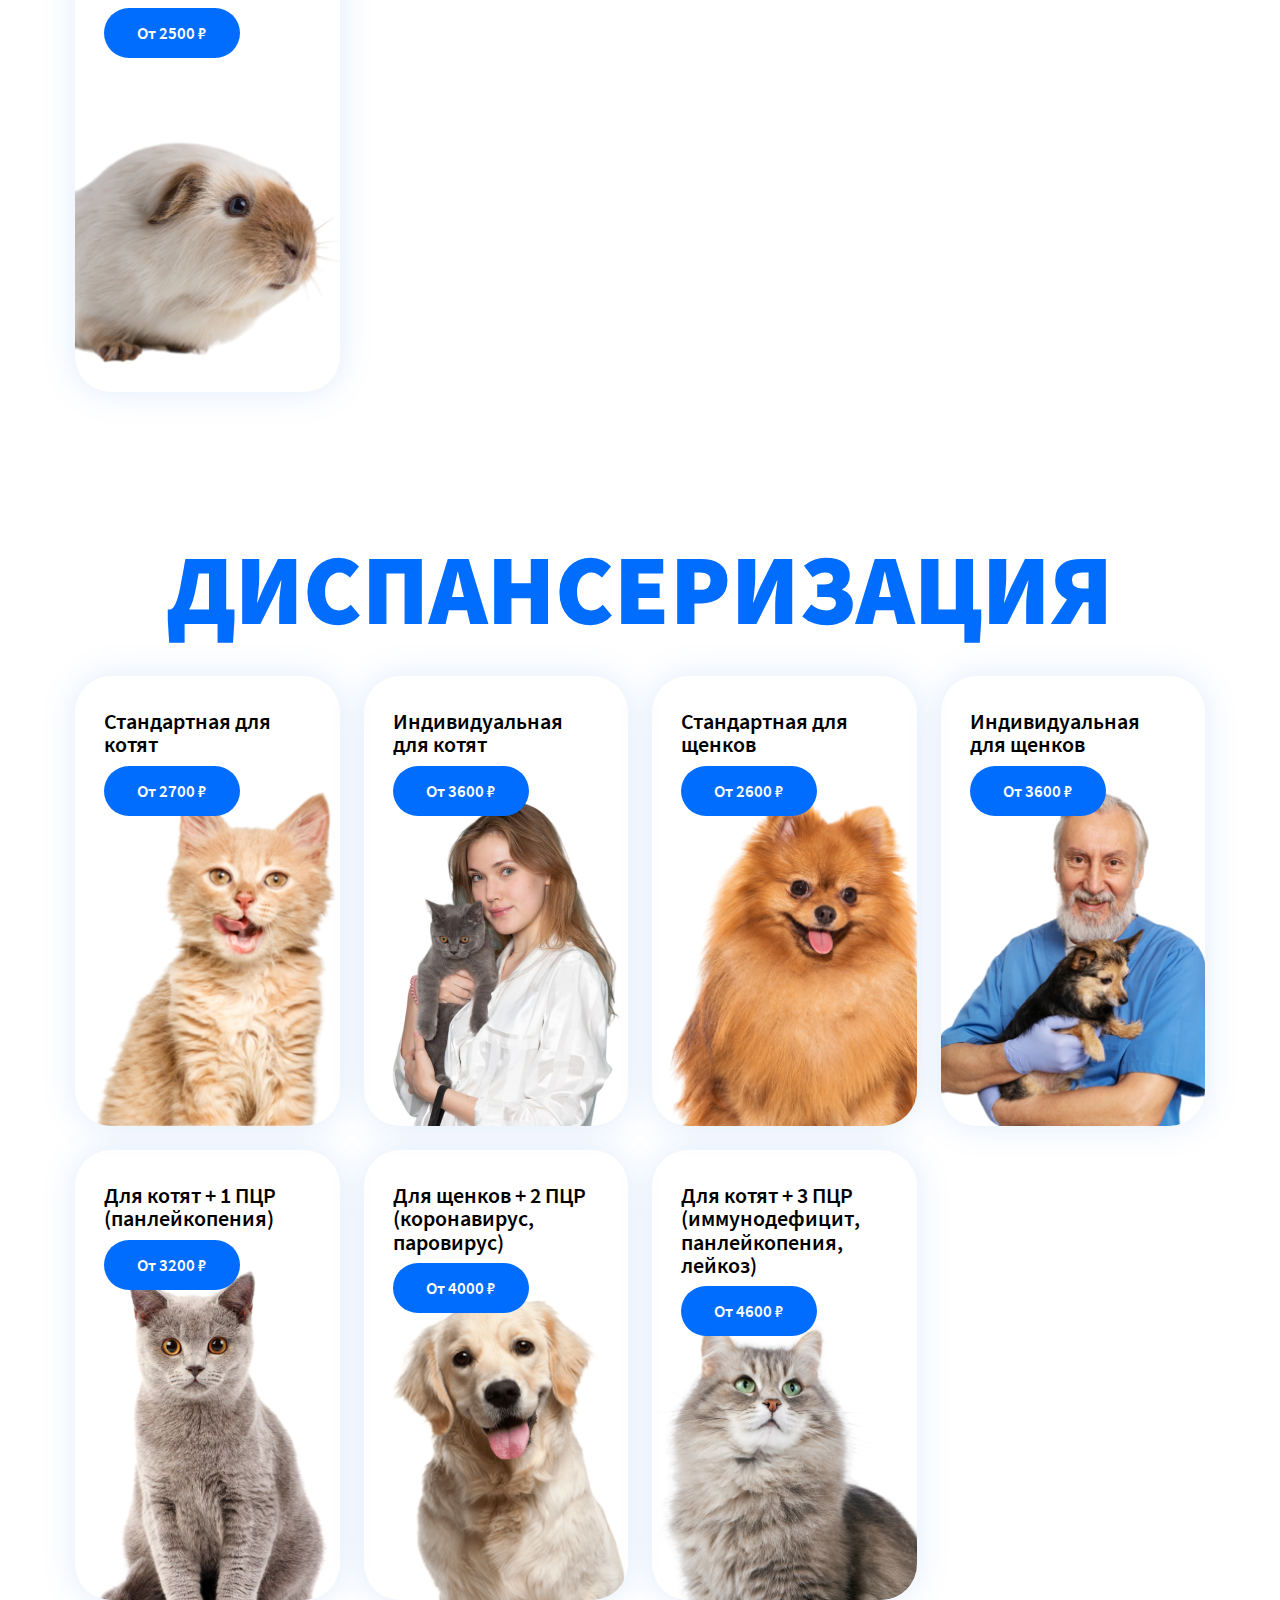
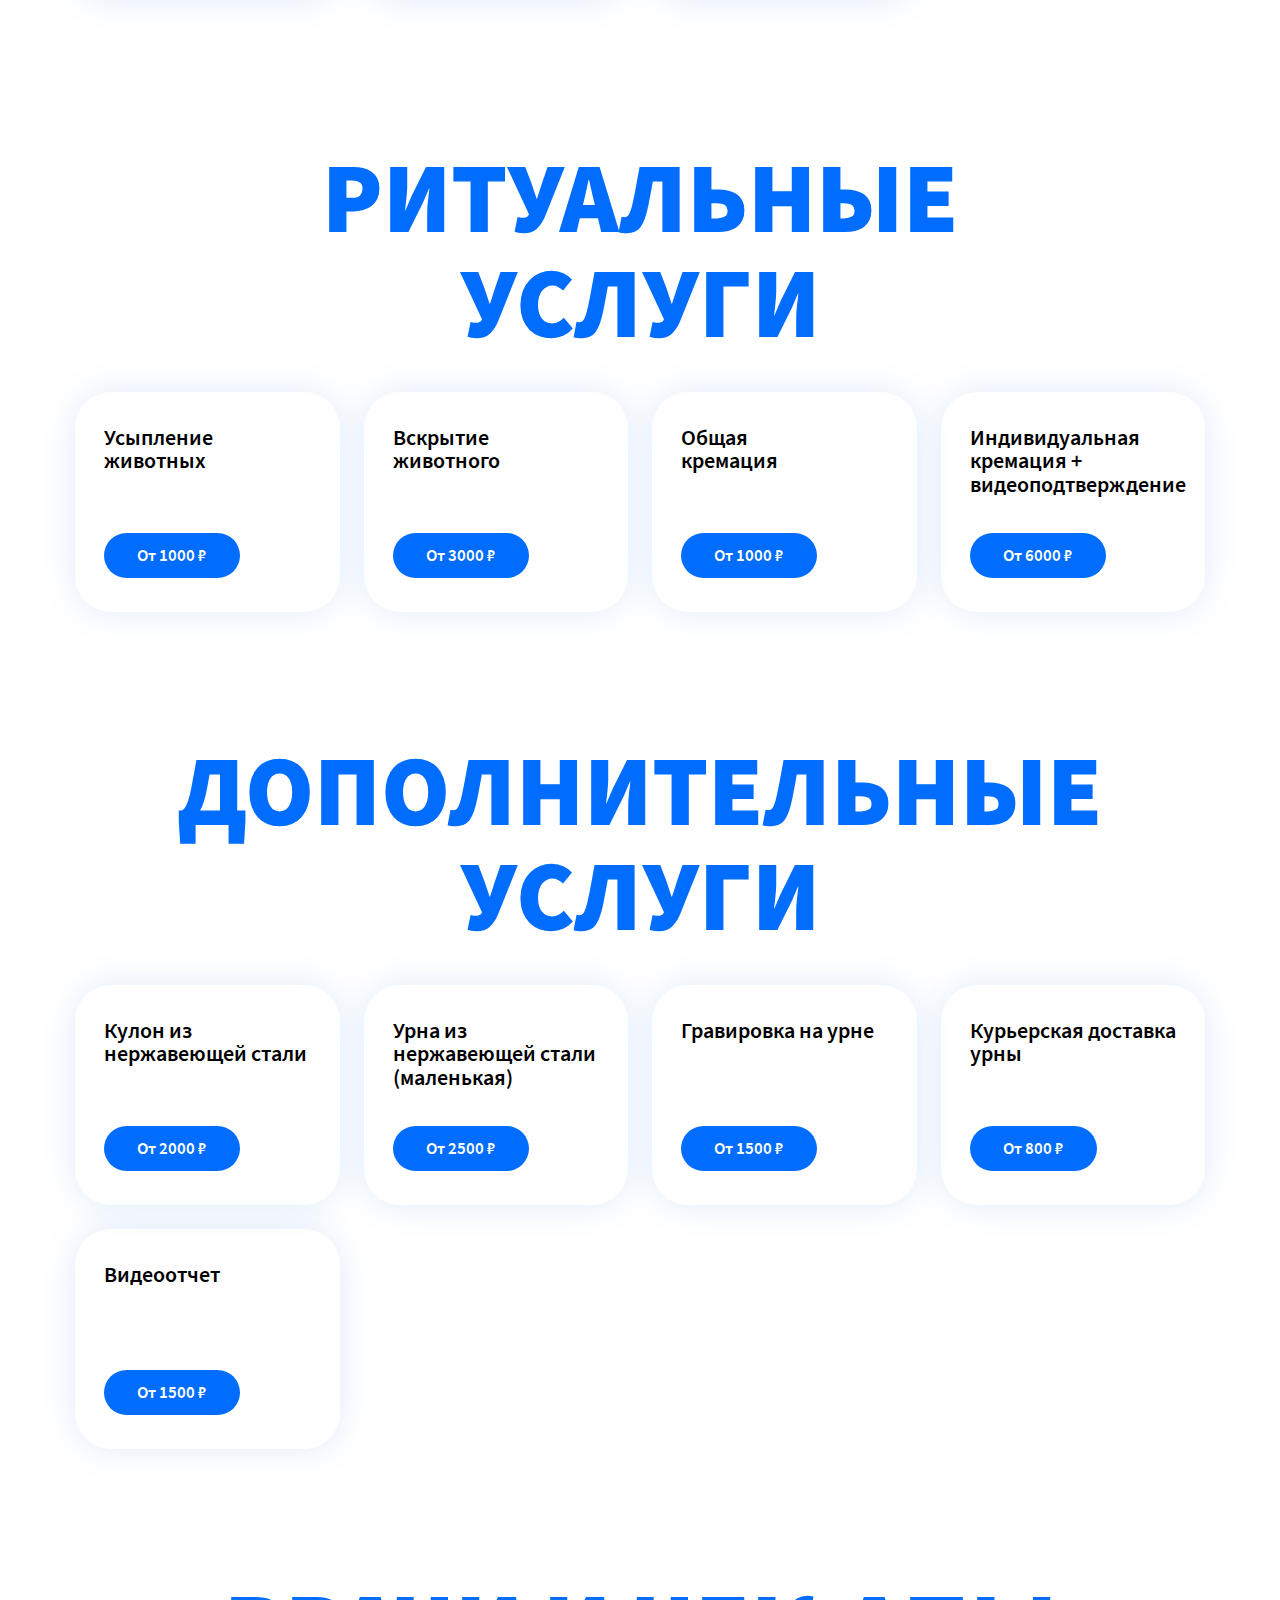
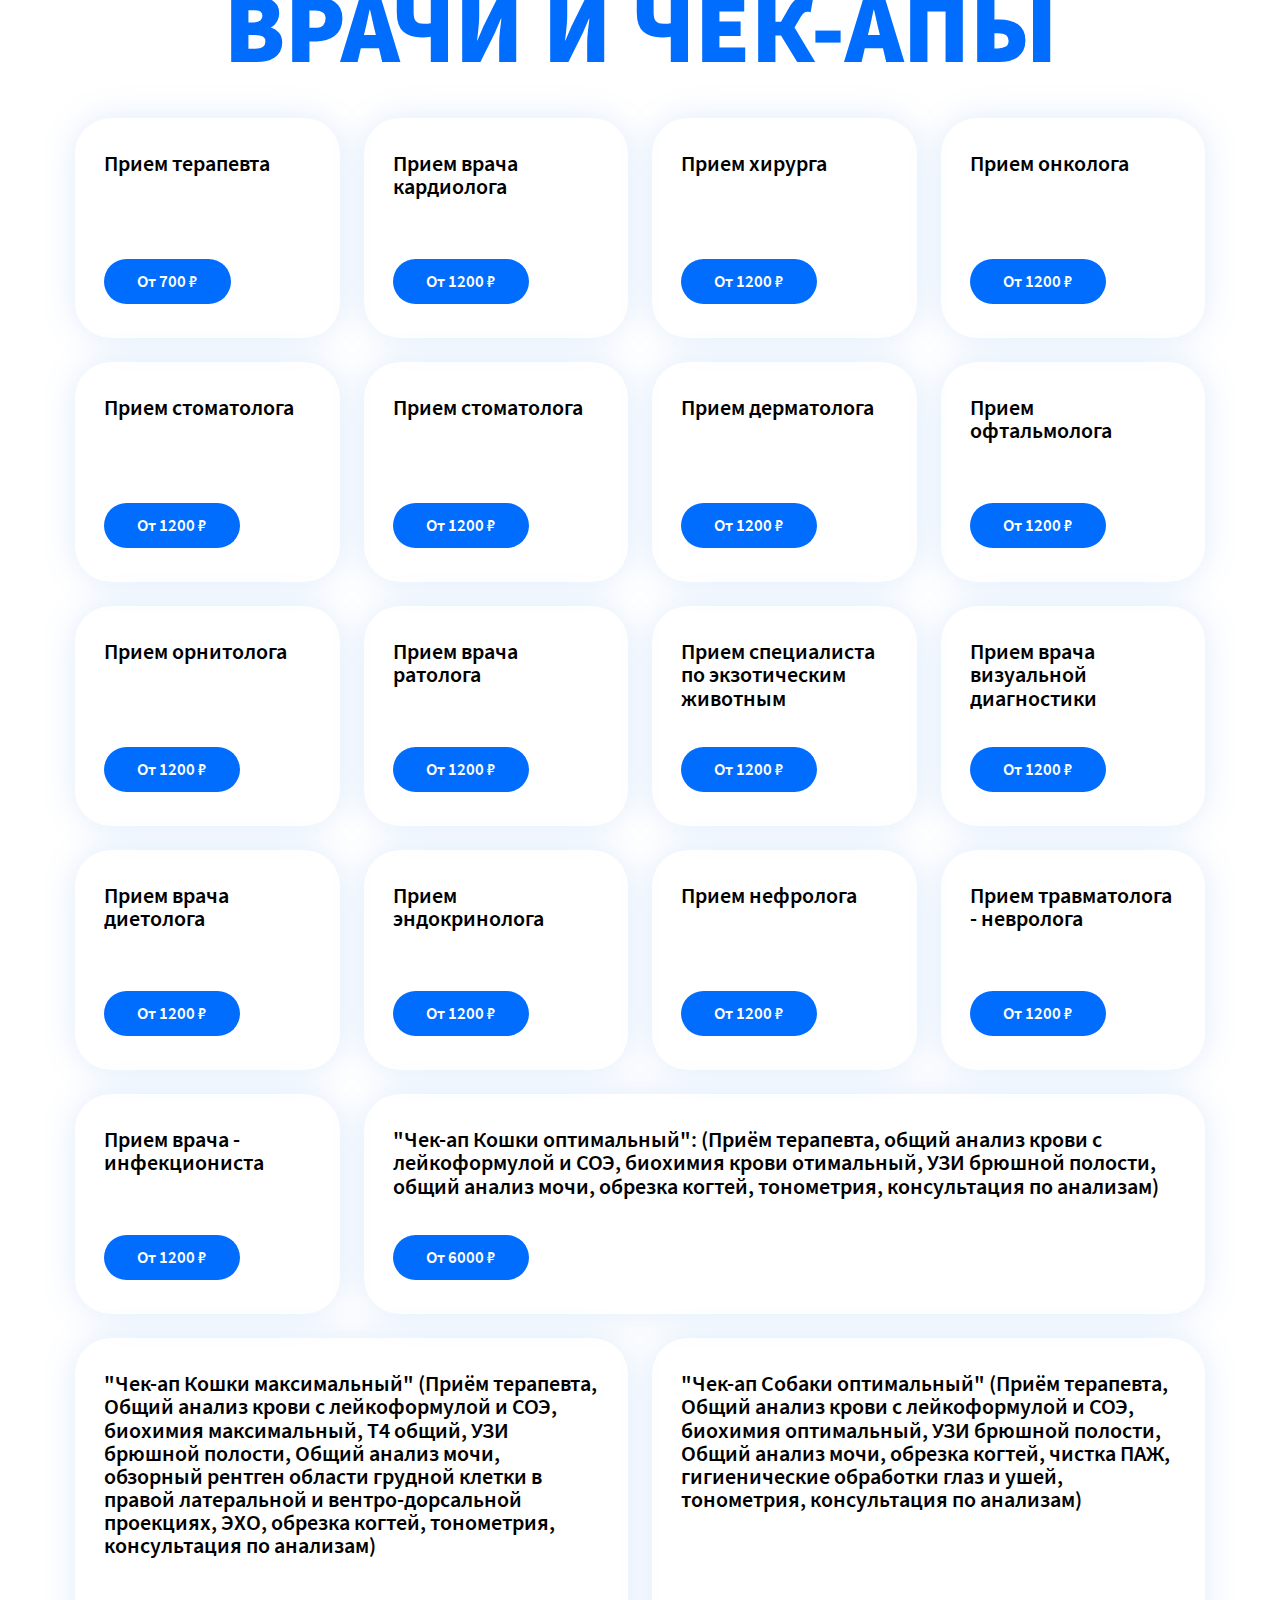
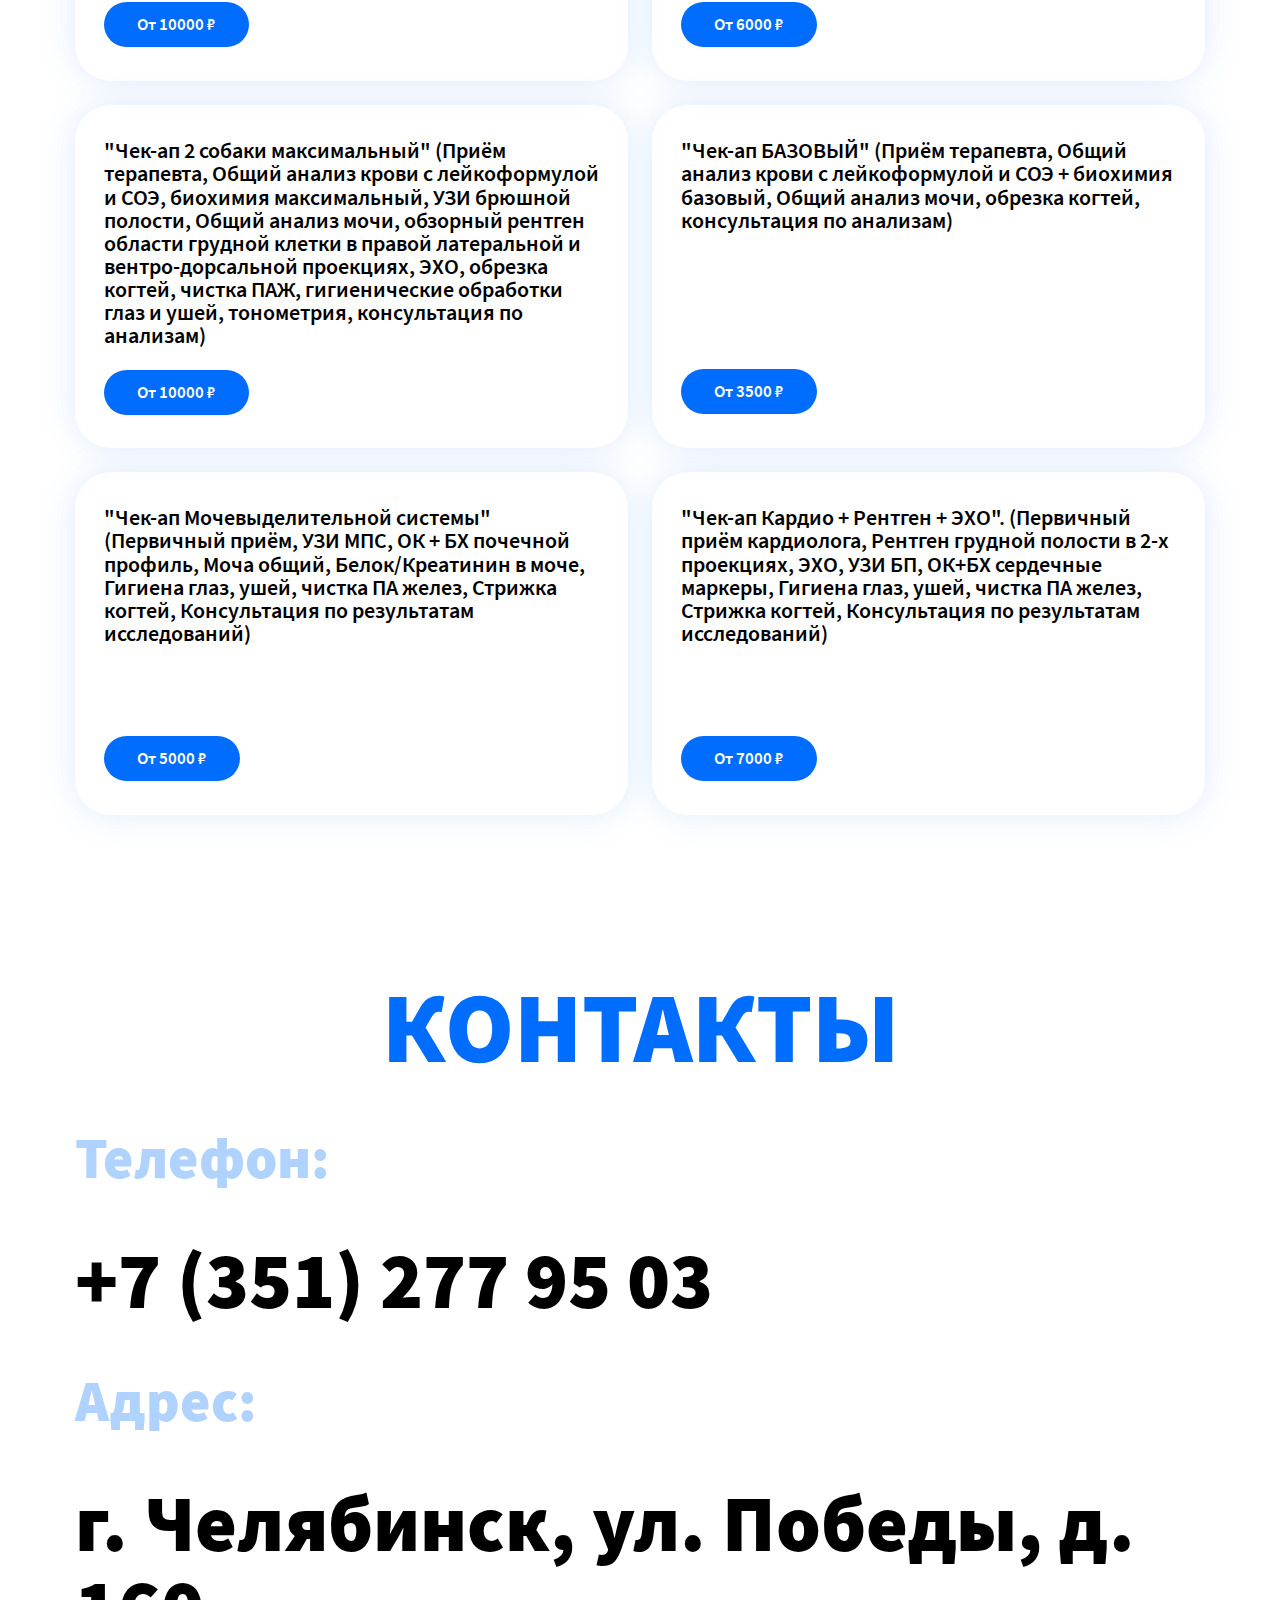
<file: services.html>
<!DOCTYPE html>
<html lang="ru">
<head>
  <meta charset="UTF-8">
  <meta http-equiv="X-UA-Compatible" content="IE=edge">
  <meta name="viewport" content="width=device-width, initial-scale=1.0">
  <title>Единая ветеринарная служба</title>
  <link rel="stylesheet" href="css/reset.css">
  <link rel="stylesheet" href="css/style.css">
</head>
<body>

  <header class="header">
    <div class="container">
      <div class="header__inner">
      
  
        <a class="logo" href="index.html">
          <img class="logo__img" src="./img/logo.png" alt="logo">
          <span class="logo__text" >Единая ветеринарная служба</span>
        </a>

        <div class="header__info">
          <a class="header__tel" href="tel:+73512779503">+7 (351) 277 95 03</a>
          <a class="header__mail" href="mailto:petsluzhba@yandex.ru">petsluzhba@yandex.ru</a>
        </div>

        <nav class="menu">
          <ul class="menu__list">
            <li class="menu__list-item">
              <a class="menu__list-link" href="index.html">Главная</a>
            </li>
            <li class="menu__list-item">
              <a class="menu__list-link" href="index.html#about">О компании</a>
            </li>
            <li class="menu__list-item">
              <a class="menu__list-link" href="index.html#doctors">Специалисты</a>
            </li>
            <li class="menu__list-item">
              <a class="menu__list-link menu__list-link--color" href="#ser">Услуги</a>
            </li>
            <li class="menu__list-item">
              <a class=" menu__list-link menu__list-link--color" href="index.html#price">Цены</a>
            </li>
            <li class="menu__list-item">
              <a class="menu__list-link menu__list-link--color" href="#contacts">Контакты</a>
            </li>
          </ul>
        </nav>

        <nav class="header__nav">
          <div class="header__info header__info--mb">
            <a class="header__tel" href="tel:+73512779503">+7 (351) 277 95 03</a>
            <a class="header__mail" href="mailto:petsluzhba@yandex.ru">petsluzhba@yandex.ru</a>
          </div>
          <nav class="menu menu--mb">
            <ul class="menu__list">
              <li class="menu__list-item">
                <a class="menu__list-link" href="index.html">Главная</a>
              </li>
              <li class="menu__list-item">
                <a class="menu__list-link" href="index.html#about">О компании</a>
              </li>
              <li class="menu__list-item">
                <a class="menu__list-link" href="index.html#doctors">Специалисты</a>
              </li>
              <li class="menu__list-item">
                <a class="menu__list-link" href="#ser">Услуги</a>
              </li>
              <li class="menu__list-item">
                <a class=" menu__list-link" href="index.html#price">Цены</a>
              </li>
              <li class="menu__list-item">
                <a class="menu__list-link" href="#contacts">Контакты</a>
              </li>
            </ul>
          </nav>
        </nav>
        <div class="menu-burger__header">
          <span></span>
        </div>
      </div>
      <picture>
        <source  media="(max-width: 700px)" srcset="./img/decor-mb.png">
        <img class="header__decor" src="./img/decor.png" alt="image">
      </picture>
      </div>
    </div>
  </header>

  <section class="top">
    <div class="container">
      <h1 class="top__title">Круглосуточный выезд ветеринара на дом к вашему питомцу в течение <span>30 минут</span></h1>
      <img class="top__img" src="./img/top-img.png" alt="image">
      <a class="top__btn button" href="">Вызвать ветеринара</a>
    </div>
  </section>

  <section class="services">
    <div class="container">
      <div class="services__items">

        <div class="services__item">
          <h3 class="services__title">Ветеринар на дом</h3>
          <a class="services__btn button" href="services-2.html">16 услуги</a>
          <img class="services__img" src="./img/services/1.png" alt="image">
        </div>

        <div class="services__item">
          <h3 class="services__title">Вакцинация</h3>
          <a class="services__btn button" href="services-2.html">10 услуги</a>
          <img class="services__img" src="./img/services/2.png" alt="image">
        </div>

        <div class="services__item">
          <h3 class="services__title">Кастрация</h3>
          <a class="services__btn button" href="services-2.html">5 услуги</a>
          <img class="services__img" src="./img/services/3.png" alt="image">
        </div>

        <div class="services__item">
          <h3 class="services__title">Стерилизация</h3>
          <a class="services__btn button" href="services-2.html">5 услуги</a>
          <img class="services__img" src="./img/services/4.png" alt="image">
        </div>

        <div class="services__item">
          <h3 class="services__title">Чипирование</h3>
          <a class="services__btn button" href="services-2.html">7 услуги</a>
          <img class="services__img" src="./img/services/5.png" alt="image">
        </div>

        <div class="services__item">
          <h3 class="services__title">Купирование</h3>
          <a class="services__btn button" href="services-2.html">4 услуги</a>
          <img class="services__img" src="./img/services/6.png" alt="image">
        </div>

        <div class="services__item">
          <h3 class="services__title">Ампутация</h3>
          <a class="services__btn button" href="services-2.html">3 услуги</a>
          <img class="services__img" src="./img/services/7.png" alt="image">
        </div>

        <div class="services__item">
          <h3 class="services__title">Все врачи</h3>
          <a class="services__btn button" href="services-2.html">6 услуги</a>
          <img class="services__img" src="./img/services/8.png" alt="image">
        </div>
        
        <div class="services__item">
          <h3 class="services__title">Ритуальные</h3>
          <a class="services__btn button" href="services-2.html">5 услуги</a>
          <img class="services__img" src="./img/animal/mein-kun.png" alt="image">
        </div>

        <div class="services__item services__item--long2">
          <h3 class="services__title">Диспансеризация</h3>
          <a class="services__btn button" href="services-2.html">7 услуги</a>
          <img class="services__img--long" src="./img/services/last.png" alt="image">
        </div>



        
      </div>
    </div>
  </section>

  <section class="price" id="ser">
    <div class="container">
      <h2 class="price__title title">Врач на дом</h2>
      <div class="price__items price__items--services">
        <div class="price__item">
          <h4 class="price__item-title">Выезд ветеринара на дом в дневное время</h4>
          <a class="price__btn button" href="">От 500 ₽</a>
          <img class="price__img" src="img/price/1.png" alt="image">
        </div>
        <div class="price__item">
          <h4 class="price__item-title">Выезд ветеринара на дом в ночное время</h4>
          <a class="price__btn button" href="">От 800 ₽</a>
          <img class="price__img" src="img/price/22.png" alt="image">
        </div>
        <div class="price__item">
          <h4 class="price__item-title">Срочный вызов ветеринара</h4>
          <a class="price__btn button" href="">От 1500 ₽</a>
          <img class="price__img" src="img/price/33.png" alt="image">
        </div>
        <div class="price__item">
          <h4 class="price__item-title">Вызов специалиста узкого профиля</h4>
          <a class="price__btn button" href="">От 700 ₽</a>
          <img class="price__img" src="img/price/44.png" alt="image">
        </div>
        <div class="price__item">
          <h4 class="price__item-title">Клинический осмотр, консультация, планирование лечения</h4>
          <a class="price__btn button" href="">От 500 ₽</a>
          <img class="price__img" src="img/price/55.png" alt="image">
        </div>
        <div class="price__item">
          <h4 class="price__item-title">Взятие крови</h4>
          <a class="price__btn button" href="">От 200 ₽</a>
          <img class="price__img" src="img/price/66.png" alt="image">
        </div>
        <div class="price__item">
          <h4 class="price__item-title">Взятие материала на ПЦР-тест</h4>
          <a class="price__btn button" href="">От 400 ₽</a>
          <img class="price__img" src="img/price/77.png" alt="image">
        </div>
        <div class="price__item">
          <h4 class="price__item-title">Удаление клеща (1 шт)</h4>
          <a class="price__btn button" href="">От 300 ₽</a>
          <img class="price__img" src="img/price/7.png" alt="image">
        </div>

        <div class="price__item">
          <h4 class="price__item-title">Вакцинация от бешенства</h4>
          <a class="price__btn button" href="">От 800 ₽</a>
          <img class="price__img" src="img/price/9.png" alt="image">
        </div>
        <div class="price__item">
          <h4 class="price__item-title">Принятие родов у кошек и собак</h4>
          <a class="price__btn button" href="">От 3000 ₽</a>
          <img class="price__img" src="img/price/10.png" alt="image">
        </div>
        <div class="price__item">
          <h4 class="price__item-title">Чипирование животного</h4>
          <a class="price__btn button" href="">От 1000 ₽</a>
          <img class="price__img" src="img/price/11.png" alt="image">
        </div>
        <div class="price__item">
          <h4 class="price__item-title">Реанимация животного</h4>
          <a class="price__btn button" href="">От 1200 ₽</a>
          <img class="price__img" src="img/price/12.png" alt="image">
        </div>
        <div class="price__item">
          <h4 class="price__item-title">Оформление вет. паспорта</h4>
          <a class="price__btn button" href="">От 250 ₽</a>
          <img class="price__img" src="img/price/55.png" alt="image">
        </div>
        <div class="price__item">
          <h4 class="price__item-title">Транспортировка животных</h4>
          <a class="price__btn button" href="">От 1000 ₽</a>
          <img class="price__img" src="img/price/14.png" alt="image">
        </div>
        <div class="price__item">
          <h4 class="price__item-title">Консультация по уходу и содержанию</h4>
          <a class="price__btn button" href="">От 500 ₽</a>
          <img class="price__img" src="img/price/15.png" alt="image">
        </div>
        <div class="price__item">
          <h4 class="price__item-title">Содержание животного в стационаре</h4>
          <a class="price__btn button" href="">От 1000 ₽</a>
          <img class="price__img" src="img/price/16.png" alt="image">
        </div>
      </div>
    </div>
  </section>

  <section class="price">
    <div class="container">
      <h2 class="price__title title">ВАКЦИНАЦИЯ</h2>
      <div class="price__items price__items--vac">
        <div class="price__item">
          <h4 class="price__item-title">Кастрация котов</h4>
          <a class="price__btn button" href="">От 1800 ₽</a>
          <img class="price__img" src="img/price/15.png" alt="image">
        </div>
        <div class="price__item">
          <h4 class="price__item-title">Вакцинация от “Бешенства”</h4>
          <a class="price__btn button" href="">От 800 ₽</a>
          <img class="price__img" src="img/price/9.png" alt="image">
        </div>
        <div class="price__item">
          <h4 class="price__item-title">Импортная, комплексная с “Бешенством”</h4>
          <a class="price__btn button" href="">От 1500 ₽</a>
          <img class="price__img" src="img/services/2.png" alt="image">
        </div>
        <div class="price__item">
          <h4 class="price__item-title">Импортная, комплексная без “Бешенства”</h4>
          <a class="price__btn button" href="">От 1200 ₽</a>
          <img class="price__img" src="img/vac/4.png" alt="image">
        </div>
        <div class="price__item">
          <h4 class="price__item-title">Пуревакс с хламидиозом без "Бешенства"</h4>
          <a class="price__btn button" href="">От 1500 ₽</a>
          <img class="price__img" src="img/vac/5.png" alt="image">
        </div>
        <div class="price__item">
          <h4 class="price__item-title">Пуревакс с хламидиозом + "Бешенство"</h4>
          <a class="price__btn button" href="">От 1500 ₽</a>
          <img class="price__img" src="img/vac/6.png" alt="image">
        </div>
        <div class="price__item">
          <h4 class="price__item-title">Импортная вакцина для собак с коронавирусом без "Бешенства"</h4>
          <a class="price__btn button" href="">От 1300 ₽</a>
          <img class="price__img" src="img/vac/7.png" alt="image">
        </div>
        <div class="price__item">
          <h4 class="price__item-title">Вакцинация хорька</h4>
          <a class="price__btn button" href="">От 1200 ₽</a>
          <img class="price__img" src="img/vac/8.png" alt="image">
        </div>
        <div class="price__item">
          <h4 class="price__item-title">Вакцинация кроликов</h4>
          <a class="price__btn button" href="">От 350 ₽</a>
          <img class="price__img" src="img/vac/9.png" alt="image">
        </div>
        <div class="price__item">
          <h4 class="price__item-title">Вакцина от микроспории и трихофитии (в том числе от лишая)</h4>
          <a class="price__btn button" href="">От 500 ₽</a>
          <img class="price__img" src="img/services/2.png" alt="image">
        </div>
      </div>
    </div>
  </section>

  <section class="price">
    <div class="container">
      <h2 class="price__title title">КАСТРАЦИЯ</h2>
      <div class="price__items price__items--cast">
        <div class="price__item">
          <h4 class="price__item-title">Кастрация котов</h4>
          <a class="price__btn button" href="">От 1800 ₽</a>
          <img class="price__img" src="img/cast/1.png" alt="image">
        </div>
        <div class="price__item">
          <h4 class="price__item-title">Кастрация кобеля</h4>
          <a class="price__btn button" href="">От 2100 ₽</a>
          <img class="price__img" src="img/cast/2.png" alt="image">
        </div>
        <div class="price__item">
          <h4 class="price__item-title">Кастрация хорьков</h4>
          <a class="price__btn button" href="">От 1800 ₽</a>
          <img class="price__img" src="img/cast/3.png" alt="image">
        </div>
        <div class="price__item">
          <h4 class="price__item-title">Кастрация кроликов</h4>
          <a class="price__btn button" href="">От 1800 ₽</a>
          <img class="price__img" src="img/cast/4.png" alt="image">
        </div>
        <div class="price__item">
          <h4 class="price__item-title">Кастрация грызунов</h4>
          <a class="price__btn button" href="">От 1800 ₽</a>
          <img class="price__img" src="img/cast/5.png" alt="image">
        </div>
      </div>
    </div>
  </section>

  <section class="cup">
    <div class="container">
      <h2 class="cup__title title">
        КУПИРОВАНИЕ
      </h2>
      <div class="cup__items">

        <div class="cup__item price__item">
          <h4 class="price__item-title">
            Комплекс<br>
            Уши + хвост
          </h4>
          <a class="price__btn button">
            От 4000 ₽ 
          </a>
        </div>

        <div class="cup__item price__item">
          <h4 class="price__item-title">
            Купирование ушных раковин 
            (до 6 кг)
          </h4>
          <a class="price__btn button">
            От 3000 ₽ 
          </a>
        </div>
        
        <div class="cup__item price__item">
          <h4 class="price__item-title">
            Купирование ушных раковин 
            (старше 6 месяцев)
          </h4>
          <a class="price__btn button">
            От 5000 ₽ 
          </a>
        </div>

        <div class="cup__item price__item">
          <h4 class="price__item-title">
            Перекупирование и пластика ушей
          </h4>
          <a class="price__btn button">
            От 4000 ₽ 
          </a>
        </div>

      </div>
    </div>
  </section>

  <section class="cup">
    <div class="container">
      <h2 class="cup__title title">
        АМПУТАЦИЯ
      </h2>
      <div class="cup__items">

        <div class="cup__item price__item">
          <h4 class="price__item-title">
            Ампутация хвоста
            Возраст:
            до 10 дней
          </h4>
          <a class="price__btn button">
            От 1200 ₽ 
          </a>
        </div>

        <div class="cup__item price__item">
          <h4 class="price__item-title">
            Ампутация хвоста
            Возраст:
            10 дней - 2 месяца
          </h4>
          <a class="price__btn button">
            От 1800 ₽ 
          </a>
        </div>
        
        <div class="cup__item price__item">
          <h4 class="price__item-title">
            Ампутация хвоста
            Возраст:
            Старше 2 месяцев
          </h4>
          <a class="price__btn button">
            От 2200 ₽ 
          </a>
        </div>

      </div>
    </div>
  </section>

  <section class="cup">
    <div class="container">
      <h2 class="cup__title title">
        ЧИПИРОВАНИЕ
      </h2>
      <div class="chp__items">

        <div class="cup__item price__item">
          <h4 class="price__item-title">
            Осмотр перед чипированием
          </h4>
          <a class="price__btn button">
            От 500 ₽ 
          </a>
        </div>

        <div class="cup__item price__item">
          <h4 class="price__item-title">
            Стоимость чипа, введение чипа, выдача сертификата, внесение в базу
          </h4>
          <a class="price__btn button">
            От 2000 ₽ 
          </a>
        </div>

        <div class="cup__item price__item">
          <h4 class="price__item-title">
            Чипирование животных на дому
          </h4>
          <a class="price__btn button">
            От 3600 ₽ 
          </a>
        </div>
        
        <div class="cup__item price__item">
          <h4 class="price__item-title">
            Электронное чипирование животного
          </h4>
          <a class="price__btn button">
            От 1200 ₽ 
          </a>
        </div>

        <div class="cup__item price__item">
          <h4 class="price__item-title">
            Считывание информации с чипа
          </h4>
          <a class="price__btn button">
            От 300 ₽ 
          </a>
        </div>

        <div class="cup__item price__item">
          <h4 class="price__item-title">
            Выдача сертификата
          </h4>
          <a class="price__btn button">
            От 300 ₽ 
          </a>
        </div>

        <div class="cup__item price__item">
          <h4 class="price__item-title">
            Наблюдение на дому после чипирования
          </h4>
          <a class="price__btn button">
            От 800 ₽ 
          </a>
        </div>

      </div>
    </div>
  </section>

  <section class="price">
    <div class="container">
      <h2 class="price__title title">СТЕРИЛИЗАЦИЯ</h2>
      <div class="price__items price__items--cast">
        <div class="price__item">
          <h4 class="price__item-title">Кастрация котов</h4>
          <a class="price__btn button" href="">От 2200 ₽</a>
          <img class="price__img" src="img/cast/1.png" alt="image">
        </div>
        <div class="price__item">
          <h4 class="price__item-title">Кастрация кобеля</h4>
          <a class="price__btn button" href="">От 2500 ₽</a>
          <img class="price__img" src="img/cast/2.png" alt="image">
        </div>
        <div class="price__item">
          <h4 class="price__item-title">Кастрация хорьков</h4>
          <a class="price__btn button" href="">От 2500 ₽</a>
          <img class="price__img" src="img/cast/3.png" alt="image">
        </div>
        <div class="price__item">
          <h4 class="price__item-title">Кастрация кроликов</h4>
          <a class="price__btn button" href="">От 2500 ₽</a>
          <img class="price__img" src="img/cast/4.png" alt="image">
        </div>
        <div class="price__item">
          <h4 class="price__item-title">Кастрация грызунов</h4>
          <a class="price__btn button" href="">От 2500 ₽</a>
          <img class="price__img" src="img/cast/5.png" alt="image">
        </div>
      </div>
    </div>
  </section>


  <section class="price">
    <div class="container">
      <h2 class="price__title title">ДИСПАНСЕРИЗАЦИЯ</h2>
      <div class="price__items price__items--cast">
        <div class="price__item">
          <h4 class="price__item-title">Стандартная для котят</h4>
          <a class="price__btn button" href="">От 2700 ₽</a>
          <img class="price__img" src="img/animal/cat.png" alt="image">
        </div>
        <div class="price__item">
          <h4 class="price__item-title">Индивидуальная для котят</h4>
          <a class="price__btn button" href="">От 3600 ₽</a>
          <img class="price__img" src="img/disp/2.png" alt="image">
        </div>
        <div class="price__item">
          <h4 class="price__item-title">Стандартная для щенков</h4>
          <a class="price__btn button" href="">От 2600 ₽</a>
          <img class="price__img" src="img/disp/3.png" alt="image">
        </div>
        <div class="price__item">
          <h4 class="price__item-title">Индивидуальная для щенков</h4>
          <a class="price__btn button" href="">От 3600 ₽</a>
          <img class="price__img" src="img/disp/4.png" alt="image">
        </div>
        <div class="price__item">
          <h4 class="price__item-title">Для котят + 1 ПЦР (панлейкопения)</h4>
          <a class="price__btn button" href="">От 3200 ₽</a>
          <img class="price__img" src="img/disp/5.png" alt="image">
        </div>
        <div class="price__item">
          <h4 class="price__item-title">Для щенков + 2 ПЦР (коронавирус, паровирус)</h4>
          <a class="price__btn button" href="">От 4000 ₽</a>
          <img class="price__img" src="img/disp/6.png" alt="image">
        </div>
        <div class="price__item">
          <h4 class="price__item-title">Для котят + 3 ПЦР (иммунодефицит, панлейкопения, лейкоз)</h4>
          <a class="price__btn button" href="">От 4600 ₽</a>
          <img class="price__img" src="img/disp/7.png" alt="image">
        </div>
      </div>
    </div>
  </section>

  <section class="cup">
    <div class="container">
      <h2 class="rit__title title">
        РИТУАЛЬНЫЕ
      </h2>
      <h2 class="rit__small title">УСЛУГИ</h2>
      <div class="chp__items">

        <div class="cup__item price__item">
          <h4 class="price__item-title">
            Усыпление<br>
            животных
          </h4>
          <a class="price__btn button">
            От 1000 ₽ 
          </a>
        </div>

        <div class="cup__item price__item">
          <h4 class="price__item-title">
            Вскрытие<br>
            животного
          </h4>
          <a class="price__btn button">
            От 3000 ₽ 
          </a>
        </div>

        <div class="cup__item price__item">
          <h4 class="price__item-title">
            Общая<br>
            кремация
          </h4>
          <a class="price__btn button">
            От 1000 ₽ 
          </a>
        </div>
        
        <div class="cup__item price__item">
          <h4 class="price__item-title">
            Индивидуальная кремация + видеоподтверждение
          </h4>
          <a class="price__btn button">
            От 6000 ₽ 
          </a>
        </div>
      </div>
    </div>
  </section>

  <section class="cup">
    <div class="container">
      <h2 class="rit__title title">
        ДОПОЛНИТЕЛЬНЫЕ
      </h2>
      <h2 class="rit__small title">УСЛУГИ</h2>
      <div class="chp__items">

        <div class="cup__item price__item">
          <h4 class="price__item-title">
            Кулон из нержавеющей стали
          </h4>
          <a class="price__btn button">
            От 2000 ₽ 
          </a>
        </div>

        <div class="cup__item price__item">
          <h4 class="price__item-title">
            Урна из нержавеющей стали (маленькая)
          </h4>
          <a class="price__btn button">
            От 2500 ₽ 
          </a>
        </div>

        <div class="cup__item price__item">
          <h4 class="price__item-title">
            Гравировка
            на урне
          </h4>
          <a class="price__btn button">
            От 1500 ₽ 
          </a>
        </div>
        
        <div class="cup__item price__item">
          <h4 class="price__item-title">
            Курьерская доставка урны
          </h4>
          <a class="price__btn button">
            От 800 ₽ 
          </a>
        </div>
        <div class="cup__item price__item">
          <h4 class="price__item-title">
            Видеоотчет
          </h4>
          <a class="price__btn button">
            От 1500 ₽ 
          </a>
        </div>
      </div>
    </div>
  </section>


  <section class="check-up">
    <div class="container">
      <h2 class="check-up__title title">
        ВРАЧИ И ЧЕК-АПЫ
      </h2>
      <div class="check-up__items">

        <div class="check-up__item price__item">
          <h4 class="price__item-title">
            Прием терапевта
          </h4>
          <a class="price__btn button">
            От 700 ₽ 
          </a>
        </div>

        <div class="check-up__item price__item">
          <h4 class="price__item-title">
            Прием врача кардиолога
          </h4>
          <a class="price__btn button">
            От 1200 ₽ 
          </a>
        </div>

        <div class="check-up__item price__item">
          <h4 class="price__item-title">
            Прием хирурга
          </h4>
          <a class="price__btn button">
            От 1200 ₽ 
          </a>
        </div>
        
        <div class="check-up__item price__item">
          <h4 class="price__item-title">
            Прием онколога
          </h4>
          <a class="price__btn button">
            От 1200 ₽ 
          </a>
        </div>

        <div class="check-up__item price__item">
          <h4 class="price__item-title">
            Прием стоматолога
          </h4>
          <a class="price__btn button">
            От 1200 ₽ 
          </a>
        </div>

        <div class="check-up__item price__item">
          <h4 class="price__item-title">
            Прием стоматолога
          </h4>
          <a class="price__btn button">
            От 1200 ₽ 
          </a>
        </div>

        <div class="check-up__item price__item">
          <h4 class="price__item-title">
            Прием дерматолога
          </h4>
          <a class="price__btn button">
            От 1200 ₽ 
          </a>
        </div>

        <div class="check-up__item price__item">
          <h4 class="price__item-title">
            Прием офтальмолога
          </h4>
          <a class="price__btn button">
            От 1200 ₽ 
          </a>
        </div>

        <div class="check-up__item price__item">
          <h4 class="price__item-title">
            Прием орнитолога
          </h4>
          <a class="price__btn button">
            От 1200 ₽ 
          </a>
        </div>

        <div class="check-up__item price__item">
          <h4 class="price__item-title">
            Прием врача ратолога
          </h4>
          <a class="price__btn button">
            От 1200 ₽ 
          </a>
        </div>

        <div class="check-up__item price__item">
          <h4 class="price__item-title">
            Прием специалиста по экзотическим животным
          </h4>
          <a class="price__btn button">
            От 1200 ₽ 
          </a>
        </div>

        <div class="check-up__item price__item">
          <h4 class="price__item-title">
            Прием врача визуальной диагностики
          </h4>
          <a class="price__btn button">
            От 1200 ₽ 
          </a>
        </div>

        <div class="check-up__item price__item">
          <h4 class="price__item-title">
            Прием врача диетолога
          </h4>
          <a class="price__btn button">
            От 1200 ₽ 
          </a>
        </div>

        <div class="check-up__item price__item">
          <h4 class="price__item-title">
            Прием эндокринолога
          </h4>
          <a class="price__btn button">
            От 1200 ₽ 
          </a>
        </div>

        <div class="check-up__item price__item">
          <h4 class="price__item-title">
            Прием нефролога
          </h4>
          <a class="price__btn button">
            От 1200 ₽ 
          </a>
        </div>

        <div class="check-up__item price__item">
          <h4 class="price__item-title">
            Прием травматолога - невролога
          </h4>
          <a class="price__btn button">
            От 1200 ₽ 
          </a>
        </div>

        <div class="check-up__item price__item">
          <h4 class="price__item-title">
            Прием врача - инфекциониста
          </h4>
          <a class="price__btn button">
            От 1200 ₽ 
          </a>
        </div>
        
        <div class="check-up__item check-up__item--long price__item">
          <h4 class="price__item-title price__item-title--with">
            "Чек-ап Кошки оптимальный": (Приём терапевта, общий анализ крови с лейкоформулой и СОЭ, биохимия крови отимальный, УЗИ брюшной полости, общий анализ мочи, обрезка когтей, тонометрия, консультация по анализам)
          </h4>
          <a class="price__btn button">
            От 6000 ₽ 
          </a>
        </div>

        <div class="check-up__item check-up__item--big price__item">
          <h4 class="price__item-title price__item-title--with">
            "Чек-ап Кошки максимальный"
            (Приём терапевта, Общий анализ крови с лейкоформулой и СОЭ, биохимия максимальный, Т4 общий, УЗИ брюшной полости, Общий анализ мочи, обзорный рентген области грудной клетки в правой латеральной и вентро-дорсальной проекциях, ЭХО, обрезка когтей, тонометрия, консультация по анализам)
          </h4>
          <a class="price__btn button">
            От 10000 ₽ 
          </a>
        </div>

        <div class="check-up__item check-up__item--big2 price__item">
          <h4 class="price__item-title price__item-title--with">
            "Чек-ап Собаки оптимальный"
            (Приём терапевта, Общий анализ крови с лейкоформулой и СОЭ, биохимия оптимальный, УЗИ брюшной полости, Общий анализ мочи, обрезка когтей, чистка ПАЖ, гигиенические обработки глаз и ушей, тонометрия, консультация по анализам)
          </h4>
          <a class="price__btn button">
            От 6000 ₽ 
          </a>
        </div>

        <div class="check-up__item check-up__item--big price__item">
          <h4 class="price__item-title price__item-title--with">
            "Чек-ап 2 собаки максимальный"
            (Приём терапевта, Общий анализ крови с лейкоформулой и СОЭ, биохимия максимальный, УЗИ брюшной полости, Общий анализ мочи, обзорный рентген области грудной клетки в правой латеральной и вентро-дорсальной проекциях, ЭХО, обрезка когтей, чистка ПАЖ, гигиенические обработки глаз и ушей, тонометрия, консультация по анализам)
          </h4>
          <a class="price__btn button">
            От 10000 ₽ 
          </a>
        </div>

        <div class="check-up__item check-up__item--big2 price__item">
          <h4 class="price__item-title price__item-title--with">
            "Чек-ап БАЗОВЫЙ"
            (Приём терапевта, Общий анализ крови с лейкоформулой и СОЭ + биохимия базовый, Общий анализ мочи, обрезка когтей, консультация по анализам)
          </h4>
          <a class="price__btn button">
            От 3500 ₽ 
          </a>
        </div>

        <div class="check-up__item check-up__item--big price__item">
          <h4 class="price__item-title price__item-title--with">
            "Чек-ап Мочевыделительной системы"
            (Первичный приём, УЗИ МПС, ОК + БХ почечной профиль, Моча общий, Белок/Креатинин в моче, Гигиена глаз, ушей, чистка ПА желез, Стрижка когтей, Консультация по результатам исследований)
          </h4>
          <a class="price__btn button">
            От 5000 ₽ 
          </a>
        </div>

        <div class="check-up__item check-up__item--big2 price__item">
          <h4 class="price__item-title price__item-title--with">
            "Чек-ап Кардио + Рентген + ЭХО". (Первичный приём кардиолога, Рентген грудной полости в 2-х проекциях, ЭХО, УЗИ БП, ОК+БХ сердечные маркеры, Гигиена глаз, ушей, чистка ПА желез, Стрижка когтей, Консультация по результатам исследований)
          </h4>
          <a class="price__btn button">
            От 7000 ₽ 
          </a>
        </div>
      </div>
    </div>
  </section>
  
  <section class="contacts" id="contacts">
    <div class="container">
      <h2 class="contacts__title title">КОНТАКТЫ</h2>
      <p class="contacts__top">Телефон:</p>
      <a class="contacts__bottom" href="tel:+73512779503">+7 (351) 277 95 03</a>
      <p class="contacts__top">Адрес:</p>
      <p class="contacts__bottom">г. Челябинск, ул. Победы, д. 160</p>
      <img src="./img/map.png" alt="map" class="contacts__map">
      <p class="contacts__top">Эл. почта:</p>
      <a class="contacts__bottom contacts__bottom--under" href="mailto:petsluzhba@yandex.ru">petsluzhba@yandex.ru</a>
      <p class="contacts__top">Режим работы:</p>
      <p class="contacts__bottom">Круглосуточно</p>
    </div>
  </section>

  <script src="https://code.jquery.com/jquery-3.6.0.min.js"></script>
  <script src="./js/main.js"></script>

</body>
</html>
</file>
<file: css/style.css>
@font-face {
  font-family: 'Source-Sans-Pro';
  font-weight: 300;
  src: url(../fonts/SourceSansPro-Light.ttf);
}
@font-face {
  font-family: 'Source-Sans-Pro';
  font-weight: 400;
  src: url(../fonts/SourceSansPro-Regular.ttf);
}
@font-face {
  font-family: 'Source-Sans-Pro';
  font-weight: 600;
  src: url(../fonts/SourceSansPro-SemiBold.ttf);
}
@font-face {
  font-family: 'Source-Sans-Pro';
  font-weight: 700;
  src: url(../fonts/SourceSansPro-Bold.ttf);
}
@font-face {
  font-family: 'Source-Sans-Pro';
  font-weight: 900;
  src: url(../fonts/SourceSansPro-Black.ttf);
}

*,
*::after,
*::before{
    box-sizing: border-box;
}

img {
  max-width: 100%;
  display: block;
}

:root{
  --accent-color: #006DFF; 
}

html {
  overflow-x: hidden;
}

body {
  font-family: 'Source-Sans-Pro';
  font-weight: 600;
  font-size: 20px;
  overflow-x: hidden;
}

.container {
  max-width: 1160px;
  margin: 0 auto;
  padding: 0 15px;
}

.button {
  color: #FFFFFF;
  background-color: #FFC000;
  cursor: pointer;
  border-radius: 38px;
  transition: all 0.3s;
}
.button:hover {
  opacity: 80%;
}

.title {
  font-weight: 900;
  font-size: 130px;
  line-height: 105.2%;
  font-variant: small-caps;
  text-align: center;
  color: var(--accent-color);
  text-transform: uppercase;
}

/* header */
.header {
  padding: 18px 0; 
  margin-bottom: 135px;
}
.header__inner {
  display: flex;
  align-items: center;
  justify-content: space-between;
}
.header__decor {
  position: absolute;
  left: -8px;
  z-index: -2;
  top: 0;
  width: 74%;
}
.header__tel {
  font-weight: 700;
  font-size: 24px;
  color: #FFFFFF;
}
.header__mail {
  font-weight: 400;
  font-size: 16px;
  line-height: 100%;
  color: #FFFFFF;
}

/* logo */
.logo {
  display: flex;
  align-items: center;
  gap: 25px;
  margin-right: 35px;
}
.logo__text {
  font-weight: 700;
  font-size: 24px;
  color: #FFFFFF;
  min-width: 245px;
}

/* menu */
.menu__list {
  display: flex;
  align-items: center; 
}
.menu__list-link {
  font-weight: 600;
  padding: 15px;
  font-size: 14px;
  line-height: 100%;
  white-space: nowrap;
  color: #FFFFFF;
  border-radius: 10px;
}
.menu__list-link:hover {
  background: rgba(255, 255, 255, 0.17);
}
.menu__list-link--color {
  color: var(--accent-color);
}

/* top */
.top {
  position: relative;
  margin-bottom: 131px;
}
.top__title {
  font-weight: 600;
  font-size: 67px;
  line-height: 105.2%;
  color: #FFFFFF;
  max-width: 690px;
  margin-bottom: 30px;
}
.top__title span {
  color: #FFC000;
}
.top__img {
  position: absolute;
  top: -120px;
  right: -35px;
  z-index: -1;
}
.top__btn {
  padding: 12px 24px;
  font-weight: 900;
  font-size: 31px;
  line-height: 39px;
}

/* services */
.services {
  margin-bottom: 38px;
}
.services__items {
  display: grid;
  grid-template-columns: repeat(4, 1fr);
  column-gap: 23px;
  row-gap: 40px;
}
.services__item--long {
  grid-column-start: 1;
  grid-column-end: 4;
}
.services__item--long2 {
  grid-column-start: 2;
  grid-column-end: 5;
}
.services__item {
  background: #FFFFFF;
  box-shadow: 0px 0px 34px rgba(47, 128, 237, 0.15);
  border-radius: 36px;
  padding-top: 34px;
  position: relative;
  padding-left: 29px;
  height: 446px;
  overflow: hidden;
  z-index: 0;
}
.services__title {
  font-weight: 600;
  font-size: 32px;
  line-height: 105.2%;
  margin-bottom: 13px;
}
.services__btn{
  padding: 14px 32px;
  display: inline-block;
  z-index: 2;
}
.services__img{
  position: absolute;
  left: 0;
  right: 0;
  bottom: 0;
  z-index: -1;
}
.services__img--long {
  position: absolute;
  margin-left: auto;
  margin-right: auto;
  left: auto;
  right: 0;
  bottom: 0;
}


/* intro */
.intro {
  margin-bottom: 165px;
}
.intro__bg {
  background-color: var(--accent-color);
  border-radius: 36px;
  padding: 36px 29px;
  position: relative;
}
.intro__title {
  font-weight: 900;
  font-size: 49px;
  line-height: 105.2%;
  color: #FFFFFF;
  max-width: 398px;
}
.intro__title--big {
  font-size: 595px;
  letter-spacing: -0.04em;
  max-width: 1000px;
}
.intro__top {
  display: flex;
  align-items: center;
  gap: 60px;
  position: relative;
  margin-top: -130px;
  margin-bottom: 260px;
}
.intro__items {
  display: grid;
  grid-template-columns: repeat(3, 1fr);
  grid-template-rows: 258px 258px;
  gap: 25px;
}
.intro__item {
  background-color: #fff;
  box-shadow: 0px 0px 34.0254px rgba(47, 128, 237, 0.15);
  border-radius: 36px;
  padding: 36px;
  position: relative;
  overflow: hidden;
  z-index: 1;
}
.intro__item-img {
  position: absolute;
  right: 0;
  bottom: 0;
}
.intro__item-text {
  max-width: 270px;
  font-weight: 600;
  font-size: 20px;
  max-width: 624px;
}
.intro__item--long {
  grid-column-start: 1;
  grid-column-end: 3;
}
.intro__decor {
  position: absolute;
  top: 250px;
  left: 168px;
}

/* price */
.price {
  margin-bottom: 144px;
}
.price__title {
  margin-bottom: 35px;
}
.price__items {
  display: grid;
  align-items: stretch;
  grid-template-columns: repeat(4, 1fr);
  grid-template-rows: 450px 450px;
  gap: 24px;
}
.price__item {
  box-shadow: 0px 0px 34px rgba(47, 128, 237, 0.15);
  border-radius: 36px;
  padding: 34px 29px;
  position: relative;
  overflow: hidden;
}
.price__img {
  position: absolute;
  right: 0;
  bottom: 0;
  z-index: -1;
}
.price__item-title {
  font-weight: 600;
  font-size: 22px;
  line-height: 105.2%;
  margin-bottom: 23px;
}
.price__btn {
  font-weight: 600;
  font-size: 17px;
  line-height: 17px;
  text-align: center;
  background-color: var(--accent-color);
  padding: 14px 33px;
}
.price__item--next {
  background: rgba(0, 109, 255, 0.15);
  box-shadow: 0px 0px 34px rgba(47, 128, 237, 0.15);
  border-radius: 36.55px;
  display: flex;
  align-items: center;
  transition: all 0.3s;
  justify-content: center;
}
.price__item-text {
  color: var(--accent-color);
  font-weight: 600;
  font-size: 22px;
  line-height: 105.2%;
  padding: 30px;
  position: relative;
}
.price__item-text::after {
  content: "";
  position: absolute;
  width: 42px;
  height: 2px;
  top: 66px;
  right: 53px;
  transition: all 0.3s;
  border-radius: 10px;
  background-color: var(--accent-color);
}
.price__item-next:hover, .price__item-text:hover {
  opacity: 80%;
}


/* edge */
.edge {
  margin-bottom: 170px;
}
.edge__title {
  font-size: 130px;
  line-height: 105.2%;
}
.edge__title--small {
  font-size: 80px;
  line-height: 105.2%;
  margin-bottom: 49px;
}
.edge__items {
  display: grid;
  grid-template-columns: repeat(3, 1fr);
  grid-template-rows: 525px 525px;
  gap: 22px;
}
.edge__item {
  box-shadow: 0px 0px 33.8897px rgba(47, 128, 237, 0.15);
  border-radius: 36.4314px;
  overflow: hidden;
  position: relative;
  padding: 45px;
}
.edge__item-img {
  position: absolute;
  right: 0;
  bottom: -10px;
}
.edge__item-title {
  font-size: 44.0566px;
  line-height: 90.2%;
  font-weight: 600;
  margin-bottom: 15px;
}


/* about */
.about {
  margin-bottom: 170px;
}
.about__title {
  margin-bottom: 49px;
}
.about__subtitle {
  font-size: 30px;
  text-align: center;
  margin-bottom: 40px;
}
.about__text {
  font-size: 23px;
  margin-bottom: 24px;
  text-align: center;
  font-weight: 400;
}
.about__title-list {
  font-size: 22px;
  font-weight: 600;
  margin-bottom: 15px;
}
.about__list-item {
  margin-left: 20px;
  font-size: 18px;
  margin-bottom: 15px;
  line-height: 110%;
}
.about__list {
  margin-bottom: 40px;
}
.about__link {
  text-align: center;
  display: block;
  color: var(--accent-color);
  font-size: 22px;
}


/* doctors */
.doctors {
  margin-bottom: 224px;
}
.doctors__title {
  margin-bottom: 36px;
}
.doctors__items {
  display: grid;
  grid-template-columns: repeat(4, 1fr);
  grid-template-rows: 445px 445px;
  gap: 49px 22px;
}
.doctors__item {
  box-shadow: 0px 0px 34px rgba(47, 128, 237, 0.15);
  border-radius: 36.55px;
  position: relative;
  overflow: hidden;
  padding: 10px;
  display: flex;
  align-items: flex-end;
}
.doctors__item-img {
  position: absolute;
  bottom: 0;
  z-index: -1;
}
.doctors__item-content {
  background: rgba(255, 255, 255, 0.9);
  box-shadow: 0px 0px 33.7612px rgba(47, 128, 237, 0.15);
  border-radius: 36.2933px;
  padding: 31px 24px;
  z-index: 3;
  height: 260px;
}
.doctors__item-title {
  font-size: 27.009px;
  line-height: 90.2%;
  margin-bottom: 15px;
}
.doctors__list {
  padding-left: 30px;
}
.doctors__list-item {
  font-size: 17.7246px;
  line-height: 17px;
}
.doctors__item--show {
  display: flex;
  flex-direction: column;
  gap: 15px;
  padding: 0 25px;
  align-items: flex-start;
  justify-content: center;
  background-color: var(--accent-color);
  box-shadow: 0px 0px 33.7612px rgba(47, 128, 237, 0.15);
  border-radius: 36.2933px;
}
.doctors__item-text {
  font-size: 27.009px;
  line-height: 90.2%;
  color: #fff;
}
.doctors__item-link {
  font-weight: 300;
  font-size: 27.009px;
  line-height: 90.2%;
  text-decoration-line: underline;
  color: #FFFFFF;
}


/* licenses */
.licenses {
  margin-bottom: 232px;
}
.licenses__title {
  margin-bottom: 58px;
}
.licenses__items {
  display: grid;
  grid-template-columns: repeat(3, 1fr);
  gap: 39px;
  
}
.licenses__item {
  background: #D2D2D2;
  width: 351px;
  height: 233px;
}

/* reviews */
.reviews {
  margin-bottom: 190px;
}
.reviews__title {
  font-size: 130px;
  line-height: 105.2%;
}
.reviews__title--small {
  font-size: 78px;
  line-height: 105.2%;
  margin-bottom: 49px;
}
.reviews__items {
  display: flex;
  flex-direction: column;
  position: relative;
  gap: 50px;
}
.reviews__item2 {
  align-self: center;
}
.reviews__item3 {
  align-self: flex-end;
}
.reviews__item-title {
  font-weight: 600;
  font-size: 32px;
  line-height: 90.2%;
  margin-bottom: 16px;
}
.reviews__item-day {
  font-weight: 300;
  font-size: 22px;
  line-height: 90.2%;
  color: rgba(0, 0, 0, 0.5);
  margin-bottom: 49px;
}
.reviews__item-text {
  font-weight: 400;
  font-size: 21.8528px;
  line-height: 120%;
  background: #006DFF;
  border-radius: 20.1718px 20.1718px 20.1718px 0px;
  padding: 16px 23px;
  color: #fff;
}
.reviews__item-text--1 {
  max-width: 650px;
}
.reviews__item-text--2 {
  background: #FFC100;
  color: #000;
  max-width: 729px;
}
.reviews__item-text--3 {
  max-width: 595px;
  padding-right: 60px;
}
.reviews__dog {
  position: absolute;
  right: 0;
  z-index: -2;
}
.reviews__cat {
  position: absolute;
  top: 320px;
  left: -120px;
}


/* form */
.consultation {
  margin-bottom: 180px;
}
.container__inner {
  background: #FFFFFF;
  box-shadow: 0px 0px 33.7864px rgba(47, 128, 237, 0.15);
  border-radius: 36.3204px;
  padding: 64px 40px 70px;
  position: relative;
  overflow: hidden ;
}
.consultation__title {
  font-weight: 900;
  font-size: 28.7184px;
  line-height: 105.2%;
  color: var(--accent-color);
  margin-bottom: 49px;
}
.form__input {
  display: block;
  filter: drop-shadow(0px 0px 33.7864px rgba(47, 128, 237, 0.15));
  background: #FFFFFF;
  border-radius: 5.06796px;
  border: none;
  margin-bottom: 10px;
  padding: 11px 13px;
  color: #4F4F4F;
  font-weight: 500;
  width: 398px;
  font-size: 11.8252px;
  line-height: 17px;
}
.form__btn {
  border: none;
  background-color: var(--accent-color);
  font-weight: 900;
  font-size: 16.8932px;
  line-height: 21px;
  padding: 10px 20px;
  margin-top: 20px;
  margin-bottom: 17px;
}
.consultation__text {
  font-weight: 400;
  font-size: 20.2718px;
  line-height: 105.2%;
  color: var(--accent-color);
}
.consultation__img {
  position: absolute;
  top: 0;
  right: 0;
  width: 86%;
}
.consultation__img-2 {
  position: absolute;

  right: 0;
  bottom: -18px;
}

/* contacts */
.contacts__title {
  margin-bottom: 49px;
}
.contacts__top {
  font-weight: 900;
  font-size: 58px;
  line-height: 105.2%;
  color: #B0D2FF;
  margin-bottom: 49px;
} 
.contacts__bottom {
  font-weight: 900;
  font-size: 80px;
  line-height: 105.2%;
  color: #000000;
  display: block;
  margin-bottom: 49px;
}
.contacts__map {
  box-shadow: 0px 0px 33.9955px rgba(47, 128, 237, 0.15);
  border-radius: 36.5452px;
  margin-bottom: 68px;
}
.contacts__bottom--under {
  text-decoration: underline;
}

/* page services */
.price__items--services {
  grid-template-rows: repeat(4, 450px);
}
.price__items--vac {
  grid-template-rows: repeat(3, 450px);
}
.price__items--cast {
  grid-template-rows: repeat(2, 450px);
}
.cup__items {
  display: grid;
  grid-template-columns: repeat(4, 1fr);
  grid-template-rows: 220px ;
  gap: 24px;
}
.cup__item {
  display: flex;
  flex-direction: column;
  justify-content: space-between;
  align-items: flex-start;
  height: 220px;
}
.cup {
  margin-bottom: 125px;
}
.cup__title {
  margin-bottom: 40px;
}
.chp__items {
  display: grid;
  grid-template-columns: repeat(4, 1fr);
  gap: 24px;
}
.rit__small {
  font-size: 63px;
  line-height: 105.2%;
  margin-bottom: 38px;
}

.check-up {
  margin-bottom: 159px;
}
.check-up__item {
  display: flex;
  flex-direction: column;
  justify-content: space-between;
  align-items: flex-start;
  height: 220px;
}
.check-up__items {
  display: grid;
  grid-template-columns: repeat(4, 1fr);
  gap: 24px;
}
.check-up__title {
  margin-bottom: 39px;
}
.check-up__item--long {
  grid-column-start: 2;
  grid-column-end: 5;
}
.check-up__item--big {
  grid-column-start: 1;
  grid-column-end: 3;
  height: 343px;
}

.check-up__item--big2 {
  grid-column-start: 3;
  grid-column-end: 5;
  height: 343px;
}


.header__nav {
	position: absolute;
	right: 0;
	display: none;
	z-index: 3;
}
.header__menu {
  position: relative;
  z-index: 2;
  display: flex;
  flex-direction: column;
}
.content__show{
  position: absolute;
	right: 0;
	display: none;
	z-index: 3;
}
.top__menu.open-menu3, .top__menu2.open-menu4{
  display: block;
}
.drop-2, .drop-3 {
  position: relative;
  z-index: 99;
}
.top__menu, .top__menu2 {
  display: none;
  position: absolute;
  top: 60px;
  position: absolute;
  background-color: #ffffff;
  left: 0;
  padding-left: 15px;
  padding-right: 15px;
  top: 40px;
  padding-bottom: 19px;
  min-width: 220px;
  border-radius: 15px;
  overflow: auto;
  box-shadow: 0px 8px 16px 0px rgba(0,0,0,0.2);
  z-index: 1;

}
.top__menu2 {
  left: -30px;
}
.top__menu.open-menu3, .top__menu2.open-menu4{
  display: block;
}
.top__img--ser {
  right: 290px;
  z-index: -1;
  top: -160px;
}
.top__text {
  font-weight: 400;
  font-size: 27px;
  line-height: 121.7%;
  color: #fff;
  max-width: 593px;
  margin-bottom: 55px;
}

.seo {
  margin-bottom: 106px;
}
.seo__title {
  font-size: 93px;
  margin-bottom: 70px;
}
.seo__inner {
  display: flex;
  align-items: center;
  gap: 2px;
}
.doctors__title-ser {
  text-transform: none;
  font-weight: 900;
  font-size: 80px;
  line-height: 105.2%;
}
.services--ser {
  margin-bottom: 134px;
}
.doctors__item {
  height: 445px;
}
.doctors--ser {
  margin-bottom: 123px;
}


/* conveniences */
.conveniences {
  margin-bottom: 114px;
}
.conveniences__title {
  font-size: 60px;
  margin-bottom: 74px;
}
.conveniences__list {
  display: flex;
  flex-direction: column;
  gap: 35px;
  margin-left: 60px;
}
.conveniences__list-item {
  font-weight: 600;
  font-size: 32px;
  line-height: 92.2%;
  list-style: none;
  position: relative;
}
.conveniences__list-item::after {
  content: "";
  position: absolute;
  left: -59px;
  width: 41px;
  height: 41px;
  top: -2px;
  padding-right: 59px;
  background-image: url(../img/list-img.png);
  background-repeat: no-repeat;
}
.edge__title--ser {
  font-size: 65px;
  margin-bottom: 69px;
}


/* seo-two */
.seo-two {
  margin-bottom: 98px;
}
.seo-two__text {
  margin-bottom: 28px;
  font-weight: 600;
  font-size: 17.7921px;
}
.seo-two__important {
  background: #FFFFFF;
  box-shadow: 0px 0px 34px rgba(47, 128, 237, 0.15);
  border-radius: 36.55px;
  padding: 30px 27px 32px;
  margin-bottom: 28px;
}
.seo-two__important-text, .seo-two__important-title {
  font-weight: 600;
  font-size: 22px;
  line-height: 105.2%;
  color: var(--accent-color);
}
.seo-two__important-title {
  margin-bottom: 20px;
}
.consultation--ser {
  margin-bottom: 130px;
}













/* media */
@media(max-width: 1850px) {
  .header__decor {
    width: 75%;
    left: 0;
  }
}


@media(max-width: 1709px) {
  .header__decor {
    width: 77%;
  }
}
@media(max-width: 1640px) {
  .header__decor {
    width: 78%;
  }
}

@media(max-width: 1555px) {
  .header__decor {
    width: 79%;
  }
}



@media(max-width: 1500px) {
  .header__decor {
    width: 80%;
  }
  .top__img {
    right: -150px;
  }
}


@media(max-width: 1450px) {
  .header__decor {
    width: 81%;
  }
}

@media(max-width: 1400px) {
  .header__decor {
    width: 82%;
  }
}
@media(max-width: 1356px) {
  .header__decor {
    width: 83%;
  }
}


@media(max-width: 1300px) {
  .header__decor {
    width: 84%;
  }
  .top__img {
    right: -250px;
  }
  .title {
    font-size: 100px;
  }
}

@media(max-width: 1278px) {
  .header__decor {
    width: 85%;
  }
}
@media(max-width: 1227px) {
  .header__decor {
    width: 86%;
  }
}


@media(max-width: 1181px) {
  .header__decor {
    width: 78%;
  }
  .top__img {
    right: -250px;
  }
  .logo__text {
    display: none;
  }
  .price__item-text::after {
    display: none;
  }
  .header__info {
    display: flex;
    flex-direction: column;
  }
  .licenses__items {
    grid-template-columns: repeat(2, 1fr);
    align-items: center;
    justify-items: center;
    gap: 20px;
    
  }
  .consultation__img, .consultation__img-2 {
    display: none;

  }
  .container__inner {
    margin-left: 15px;
    margin-right: 15px;
  }
}
@media(max-width: 1100px) { 
  .services__title {
    font-size: 25px;
    max-width: 150px;
  }
  .reviews__cat, .reviews__dog {
    display: none;
  }
  .reviews__item2, .reviews__item3 {
    align-self: flex-start;
    z-index: 22;
  }
  .header__decor {
    width: 79%;
  }
}


@media(max-width: 900px) { 
  .services__items {
    grid-template-columns: repeat(2, 1fr);
  }
  .services__item--long {
    grid-column-start: 1;
    grid-column-end: 2;
  }
  .header__decor {
    width: 100%;
  }
  .services__item--long2 {
    grid-column-start: 3;
    grid-column-end: 2;
  }
  .services__img--dog {
    left: 66px;
  }
  
  .services__img--rept {
    width: 80%;
  }
  .price__items {
    grid-template-columns: repeat(2, 1fr);
    grid-template-rows: 450px 450px 450px 450px;
  }
  .edge__items {
    grid-template-columns: repeat(2, 1fr);
    grid-template-rows: 400px 400px 400px ;
  }
  .edge__item-title {
    font-size: 22px;
  }
  .edge__item-text {
    font-size: 18px;
  }
  .about__text {
    text-align: center;
  }
  .doctors__items {
    grid-template-columns: repeat(2, 1fr);
    grid-template-rows: 450px 450px 450px 450px;
  }
  .doctors__item-title {
    font-size: 20px;
  }
  .doctors__item--show {
    padding: 30px;
  }
  .doctors__item-link {
    font-size: 24px;
  }
  .doctors__item-text {
    font-size: 20px;
  }
  .title {
    font-size: 45px;
  }
  .edge__title--small {
    font-size: 35px;
  }
  .contacts__top {
    font-size: 30px;
    margin-bottom: 11px;
  }
  .contacts__bottom {
    font-size: 20px;
    margin-bottom: 14px;
  }
  .contacts__map {
    margin-bottom: 20px;
  }
  .header__info, .menu {
    display: none;
  }
  .header {
    margin-bottom: 50px;
    padding: 26px 22px 0;
  }
  .header__nav.open-menu{
    left: 0;
  }

  .menu-burger__header {
    position: relative;
      width: 50px;
      height: 35px;
      display: block;
      margin-left: 10px;
      transition: all 0.5s;
    }
    .header__info--mb {
      display: flex;
      justify-content: center;
      align-items: center;
    }
    .menu--mb {
      display: block;

    }
  .menu-burger__header span, .menu-burger__header:after, .menu-burger__header:before{
    height: 4px;
    width: 100%;
    position: absolute;
    background-color: #fff;
    margin: 0 auto;
    transition: all 0.5s;
    border-radius: 3px;
  }
  .menu__list {
    flex-direction: column;
    margin-top: 20px;
    gap: 20px;
  }
  .header__nav {
    display: block;
    position: absolute;
    top: 87px;
    left: 0;
    background-color:  #006DFF;
    box-shadow: 0px 0px 34px rgba(227, 227, 227, 0.25);
    box-shadow: #ccc;
    width: 90%;
    transition: all 0.3s ease;
    left:-110%;
    border: 1px solid #fff;
    border-radius: 10px;
    margin-right: 15px;
    margin-left: 15px;
    height: 340px;
    padding-top: 29px;
    z-index: 99999;
  }
  .menu-burger__header span{
    top: 16px;
  }
  .menu-burger__header:after, .menu-burger__header:before{
    content: '';
  }
  .menu-burger__header:after{
    bottom: 5px;
  }
  .menu-burger__header:before{
    top: 5px;
  }
  .menu-burger__header.open-menu span {
    opacity:0; 
    transition: 0.5s; 
  }
  .menu-burger__header.open-menu:before {
    transform: rotate(38deg);
      top: 16px;
      transition: 0.4s;
  }
  .menu-burger__header.open-menu:after {
    transform: rotate(-38deg);
      bottom: 16px;
      transition: 0.4s;
  }
  .header__nav2.open-menu2{
    left: 0;
  }
  .aside-mob {
    display: block;
    border: none;
  }


  .menu-burger__header2 {
    float: right;
    border: none;
    background-color: transparent;
    transition: all 0.3s;
    cursor: pointer;

  }

  .top__img {
    display: none;
  }
  .price__items--services {
    grid-template-rows: 450px 450px 450px 450px 450px 450px 450px 450px;
  }
  .price__items--cast {
    grid-template-rows: 450px 450px 450px;
  }
  .price__item {
    height: 450px;
  }
  
  .cup__items {
    grid-template-columns: repeat(2, 1fr);
  }
  .services__img--long {
    left: 0;
    width: 100%;
  }
  .seo__inner {
    flex-direction: column-reverse;
    gap: 30px;
  }
  .seo__title  {
    margin-bottom: 13px;
  }
  .seo__img {
    background: #FFFFFF;
    box-shadow: 0px 0px 16.9865px rgba(47, 128, 237, 0.15);
    border-radius: 18px;
  }
}







@media(max-width: 760px) {
  .licenses__item {
    max-width: 200px;
  }
  .header__decor {
    width: 100%;
  }
  .conveniences__list-item {
    font-size: 23px;
  }
} 

@media(max-width: 500px) {
  .form__input {
    width: 100%;
  }
  .top__title {
    font-size: 22px;
    text-align: center;
    max-width: 212px;
    margin-right: auto;
    margin-left: auto;
    margin-bottom: 0;
  }
  .top__img {
    display: block;
    position: static;
    width: 100%;
    margin: -20px auto 25px;
  }
  .top__btn {
    max-width: 200px;
    display: block;
    margin: 0 auto;
    font-size: 12px;
    padding: 8px;
    text-align: center;
  }
  .logo__img {
    width: 50px;
    height: 50px;
  }
  .services__title {
    font-size: 16px;
    margin-bottom: 5px;
  }
  .services__btn  {
    font-size: 9px;
    padding: 7px 15px;
  }
  .services__item {
    height: 277px ;
    padding-top: 17px;
    padding-left: 14px;
    height: 220px;
    border-radius: 18.129px;
  }
  .services__items {
    grid-template-rows: 220px 220px 220px 220px;
    gap: 16px 14px;
  }
  .services__img {
    width: 70%;
  }
  .price__item-title {
    font-weight: 600;
    font-size: 12px;
    max-width: 100px;
    margin-bottom: 6px;
  }
  .price__btn {
    font-size: 12px;
    padding: 6px 15px;
  }
  .price__items {
    grid-template-rows: 220px 220px 220px 220px;
    gap: 16px 12px;
  }
  .price__item {
    padding: 17px 14px;
    border-radius: 18.129px;
  }
  .price__img {
    width: 65%;
  }
  .price__item-text {
    font-size: 12px;
  }
  .price__item-text::after {
    display: none;
  }
  .top {
    margin-bottom: 15px;
  }
  .intro__title {
    font-size: 11px;
  }
  .intro__title--big {
    font-size: 150px;
  }
  .intro {
    margin-left: 22px;
    margin-right: 22px;
  }
  .intro__decor{
    top: 70px;
    left: 0;
  }
  .intro__top {
    gap: 25px;
    margin-bottom: 75px;
    margin-top: -30px;
  }
  .intro__item {
    padding: 15px;
  }
  .intro__items {
    grid-template-columns: repeat(2, 1fr);
    grid-template-rows: 150px 150px 150px;
    gap: 9px;
  }
  .intro__item--mb {
    grid-row-start: 2;
  }

  .intro__item-text {
    font-size: 12px;
    padding-left: 5px;
    z-index: 2;
  }
  .intro__item-img {
    z-index: -1;
    width: 70%;
  }
  .intro {
    margin-bottom: 73px;
  }
  .price, .edge, .doctors, .licenses, .reviews, .consultation, .check-up{
    margin-bottom: 62px;
  }
  .edge__item-text {
    font-size: 10px;
  }
  .edge__item {
    font-size: 14px;
    padding: 20px;
  }
  .intro__bg {
    padding: 9px 9px ;
  }

  .edge__items {
    grid-template-rows: 220px 220px 220px;
  }
  .edge__item-img {
    width: 60%;
  }
  .about {
    margin-bottom: 60px;
  }
  .doctors__item-title {
    font-weight: 600;
    font-size: 13px;
    margin-bottom: 8px;
  }
  .doctors__list-item {
    font-weight: 600;
    font-size: 9px;
    line-height: 8px;
    max-width: 96px;
  }
  .doctors__list {
    padding-left: 14px;
  }
  .doctors__items {
    grid-template-rows: 230px 230px 230px 230px;
    gap: 16px 9px;
  }
  .doctors__item {
    border-radius: 13.3649px;
    padding: 5px;
    height: 230px;
  }
  .doctors__item-content {
    max-height: 120px;
    padding-top: 15px;
    padding-left: 12px;
    padding-right: 12px;
    border-radius: 17.8418px;
  }
  .doctors__item-img {
    width: 86%;
  }
  .doctors__item-text {
    font-weight: 600;
    font-size: 13.2776px;

  }
  .doctors__item-link {
    font-size: 13px;
  }
  .doctors__item--show {
    padding: 12px;
  }
  .licenses__item {
    max-width: 128px;
    max-height: 75px;
  }
  .reviews__title--small {
    font-size: 18px;
  }
  .reviews__item-title {
    font-weight: 600;
    font-size: 16px;
    margin-bottom: 5px;
  }
  .reviews__item-day {
    font-size: 12px;
    margin-bottom: 9px;
  }
  .reviews__item-text {
    font-size: 10px;
    padding: 12px;
  }
  .reviews__items {
    gap: 25px;
  }
  .consultation__title {
    font-size: 19px;
  }
  .consultation__text {
    font-size: 16px;
  }
  .form__btn {
    font-size: 14px;
  }
  .container__inner {
    padding: 30px 20px;
  }
  .services__title {
    max-width: 90px;
  }
  .price__item {
    height: 220px ;
    padding: 16px 14px;
  }
  .price__items--cast {
    grid-template-rows: 220px;
  }
  .cup__items, .chp__items {
    grid-template-rows: none;
    gap: 16px 10px;
  }
  .cup__item {
    height: 110px;
  }
  .price__item-title {
    font-size: 10.8914px
  }
  .price__btn {
    font-size: 9px;
  } 
  .cup__title {
    margin-bottom: 28px;
  }
  .cup {
    margin-bottom: 64px;
  }
  .chp__items {
    grid-template-columns: repeat(2, 1fr);
  }
  .title {
    font-size: 28px;
  }
  .check-up__items {
    grid-template-columns: repeat(2, 1fr);
    gap: 14px 9px;
  }
  .check-up__item {
    height: 110px;
  }
  .check-up__item--big, .check-up__item--big2, .check-up__item--long  {
    grid-column-start: 1;
    grid-column-end: 3;
    height: 189px;
  }
  .price__item-title--with {
    max-width: 206px;
  }
  .about__subtitle {
    font-size: 19px;
  }
  .about__link {
    font-size: 17px;
  }
  .top__title--ser {
    font-size: 22px;
    line-height: 113.7%;
    text-align: center;
    max-width: 400px;
    margin-bottom: 13px;
    margin-top: -17px;
  }
  .top__text--ser {
    font-weight: 400;
    font-size: 12px;
    line-height: 113.7%;
    max-width: 213px;
    margin: 0 auto;
    text-align: center;
  }
  .top__img {
    margin-top: -27px;
  }
  .top__img--ser {
    margin-top: -5px;
  }
  .top__btn--ser {
    margin-top: -100px;
    z-index: 22;
    background-color: #FFC000;
    position: relative;
  }
  .services--ser, .seo {
    margin-bottom: 58px;
  }
  .seo-two, .conveniences, .doctors--ser  {
    margin-bottom: 48px;
  }
  .licenses__item--none {
    display: none;
  }
  .licenses__title {
    margin-bottom: 28px;
  }
  .conveniences__list-item {
    font-size: 15px;
    line-height: 92.2%;
  }
  .conveniences__list-item::after {
    height: 21px;
    width: 21px;
    left: -30px;
    background-size: contain;
  }
  .conveniences__list {
    margin-left: 39px;
  }
  .conveniences__title  {
    margin-bottom: 21px;
  }
  .edge__title {
    margin-bottom: 15px;
  }
  .doctors__title-ser {
    margin-bottom: 20px;
  }
  .edge__items {
    gap: 13px 8px;
  }
  .edge--ser {
    margin-bottom: 10px;
  }
  .about__title  {
    margin-bottom: 20px;
  }
  .intro__item-text {
    font-size: 9px;
  }
  .intro__item {
    border-radius: 13px;
    padding: 13px;
  }
  .price__item--next {
    border-radius: 18.129px;
  }
  .price__item-text {
    font-size: 10px;
  }
  .edge__title {
    margin-bottom: 15px;
  }
  .edge__title--small {
    margin-bottom: 28px;
  }
  .edge__item {
    border-radius: 13.3649px;
    padding: 15px;
  }
  .edge__item-title {
    font-size: 16px;
  }
}
</file>
